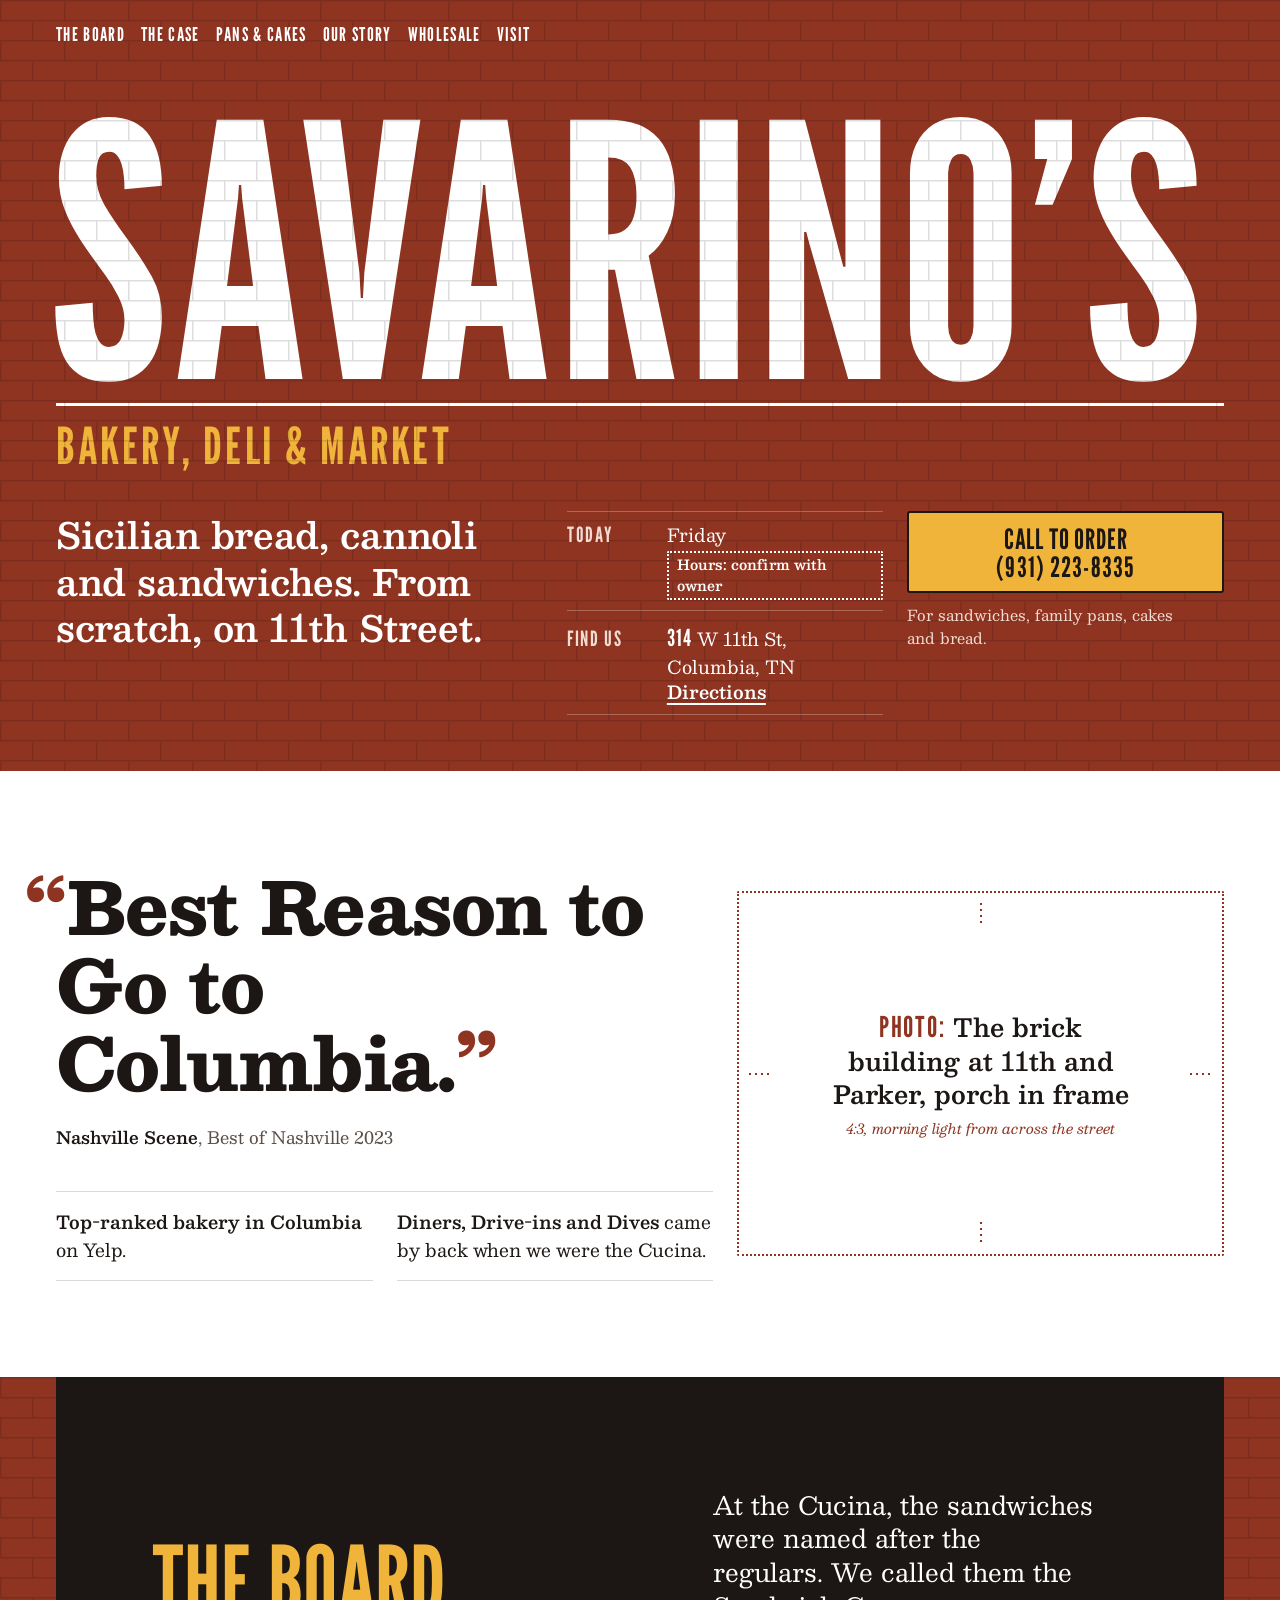
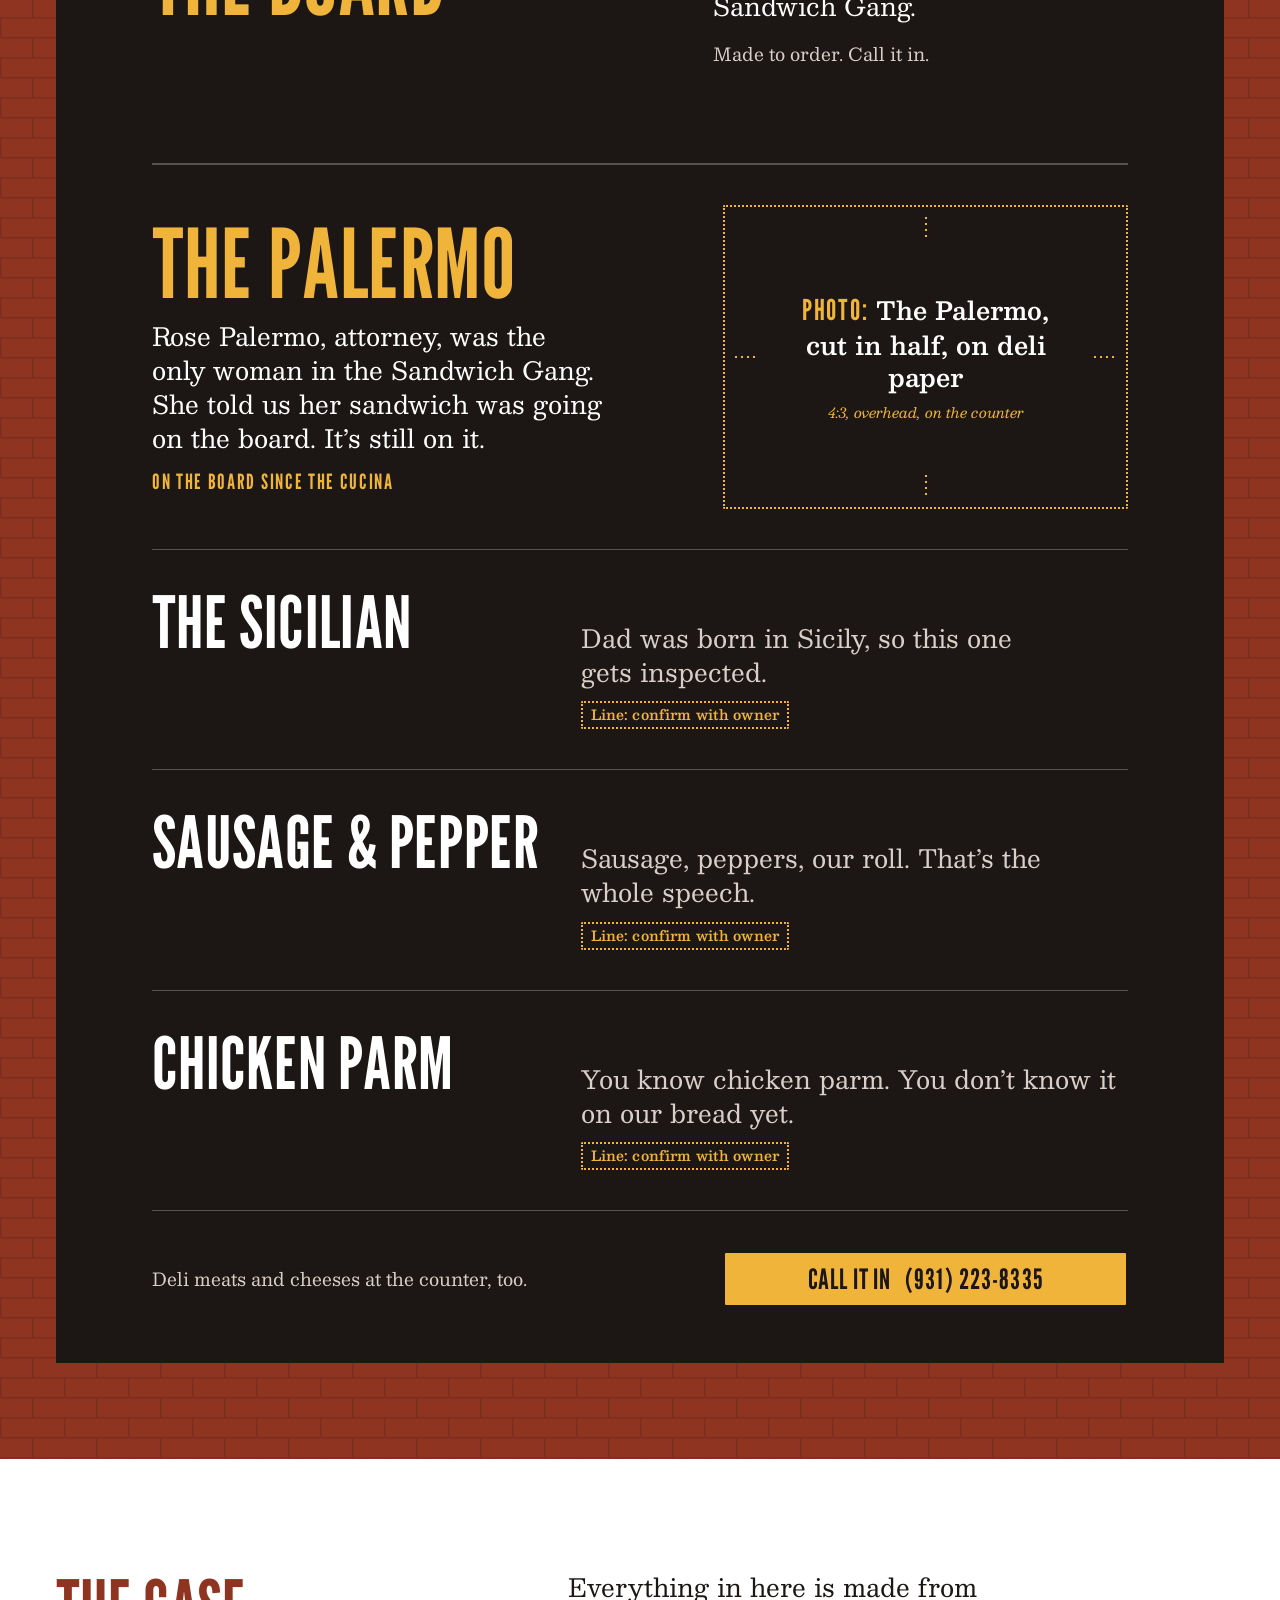
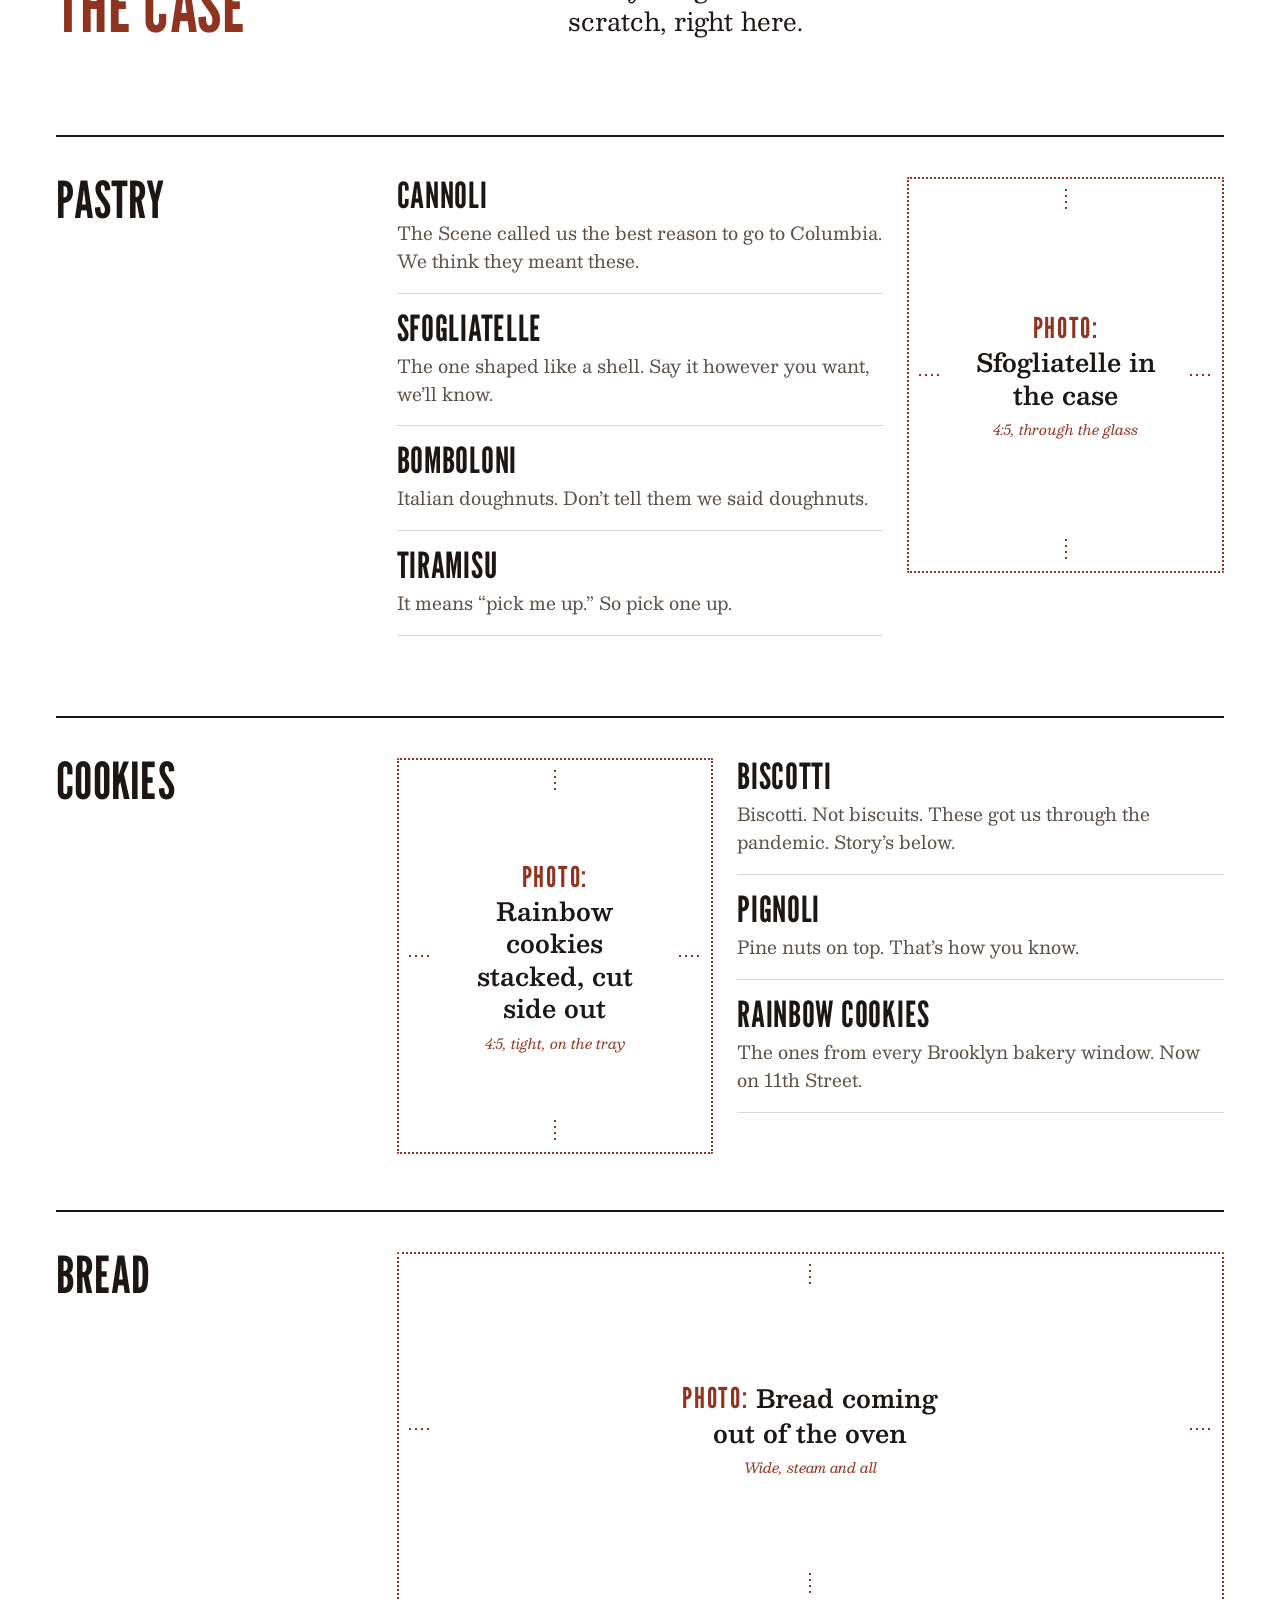
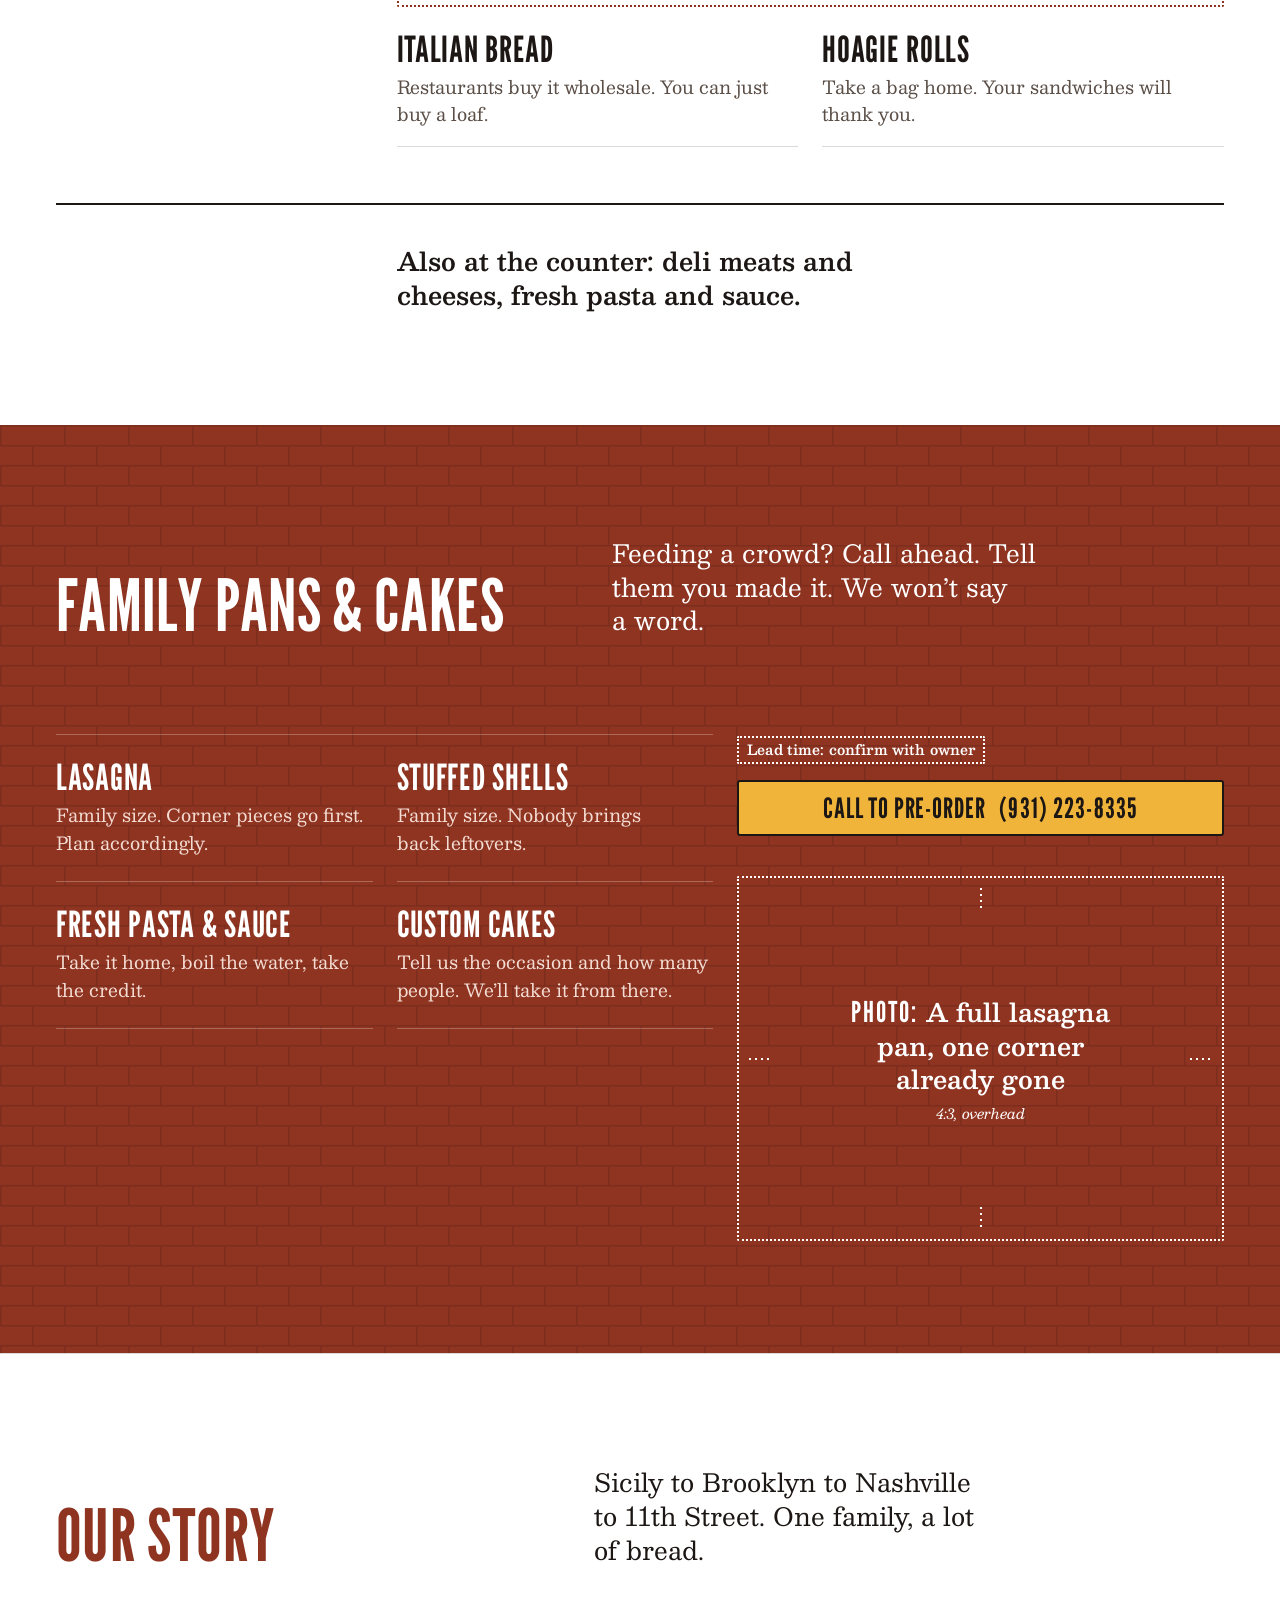
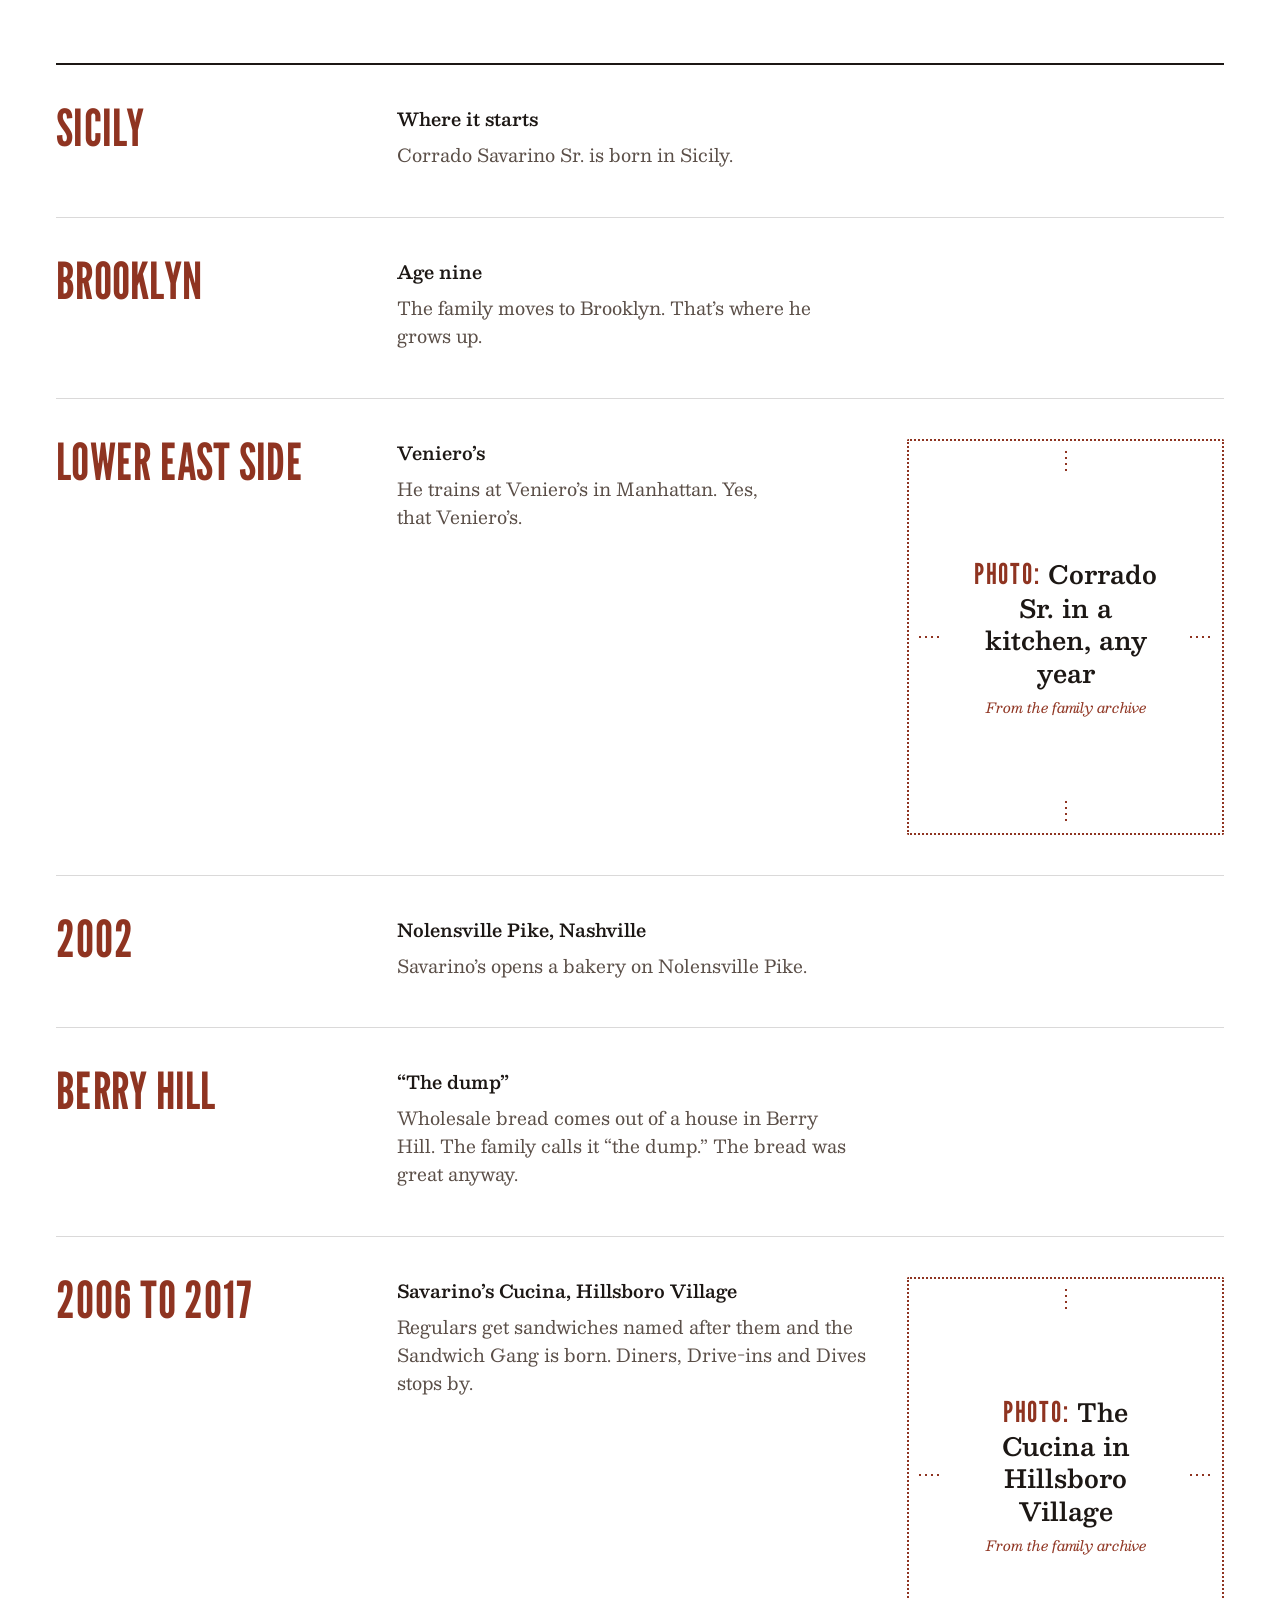
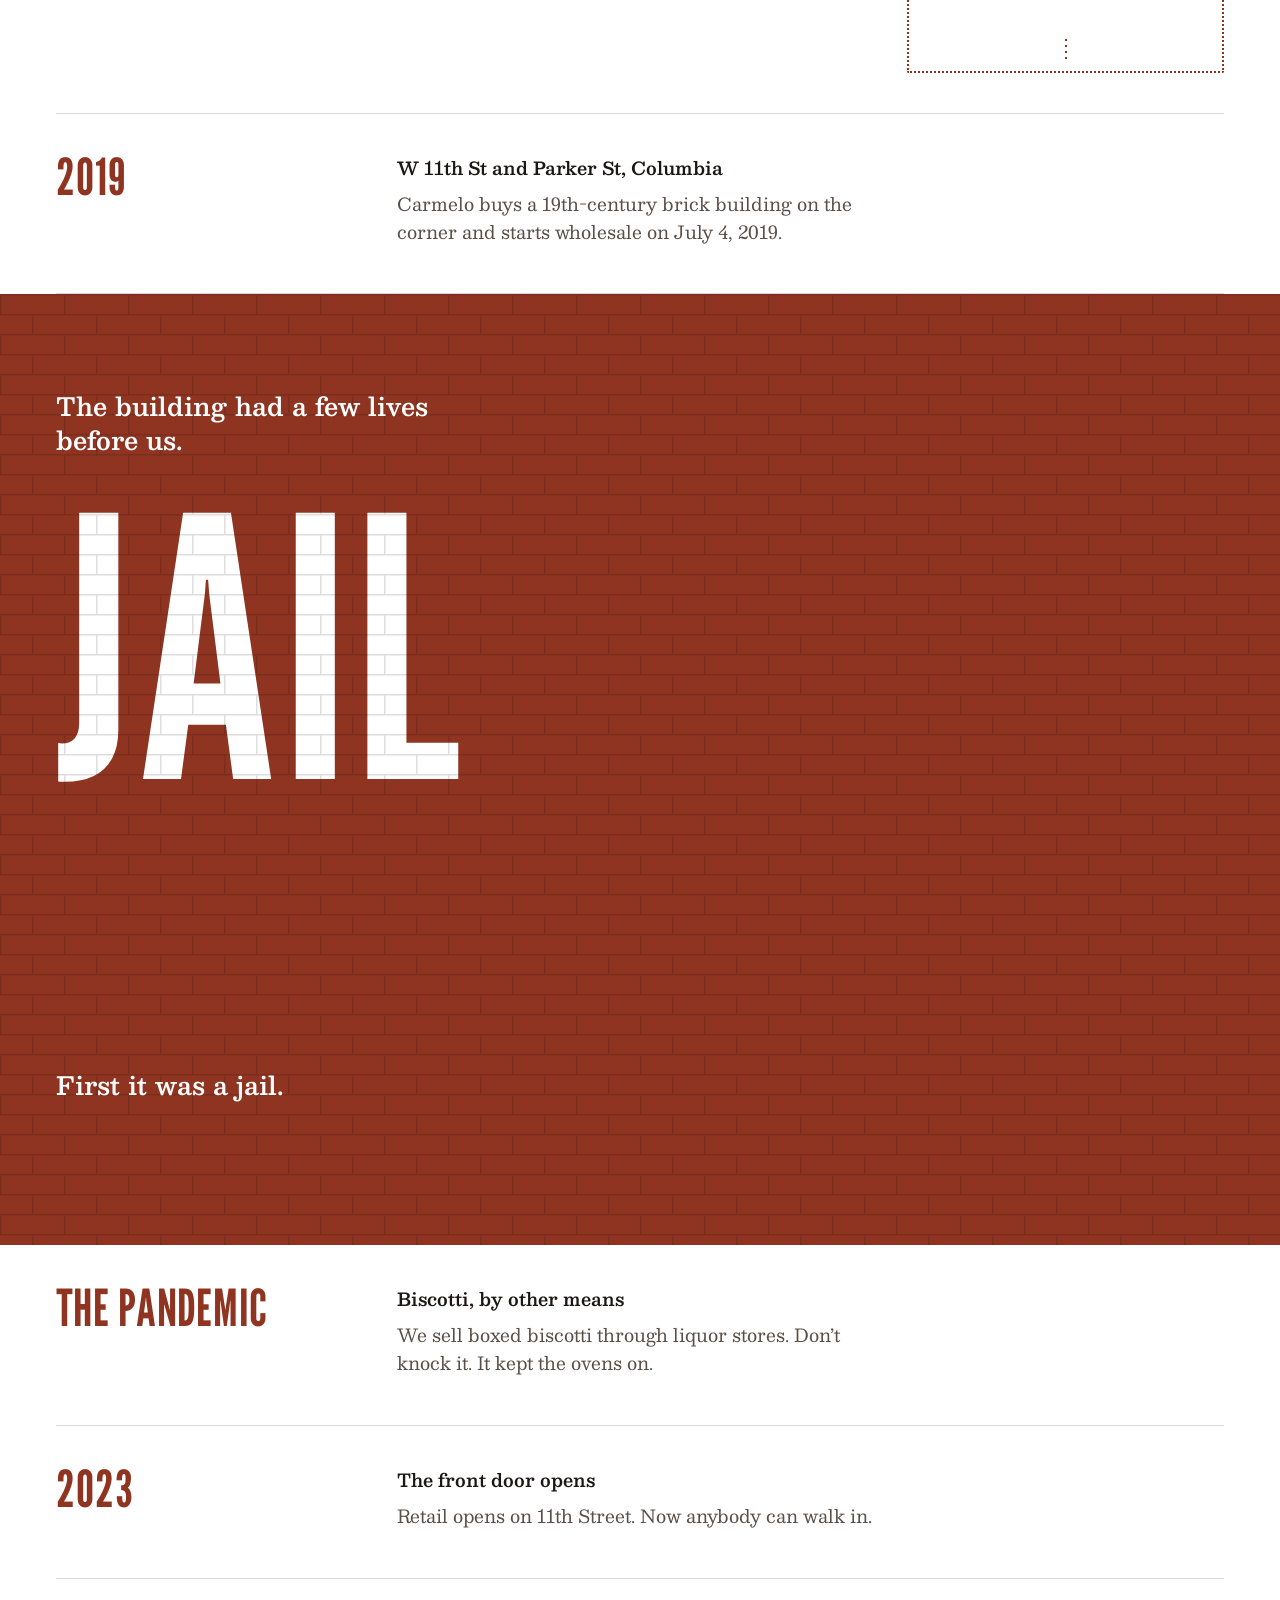
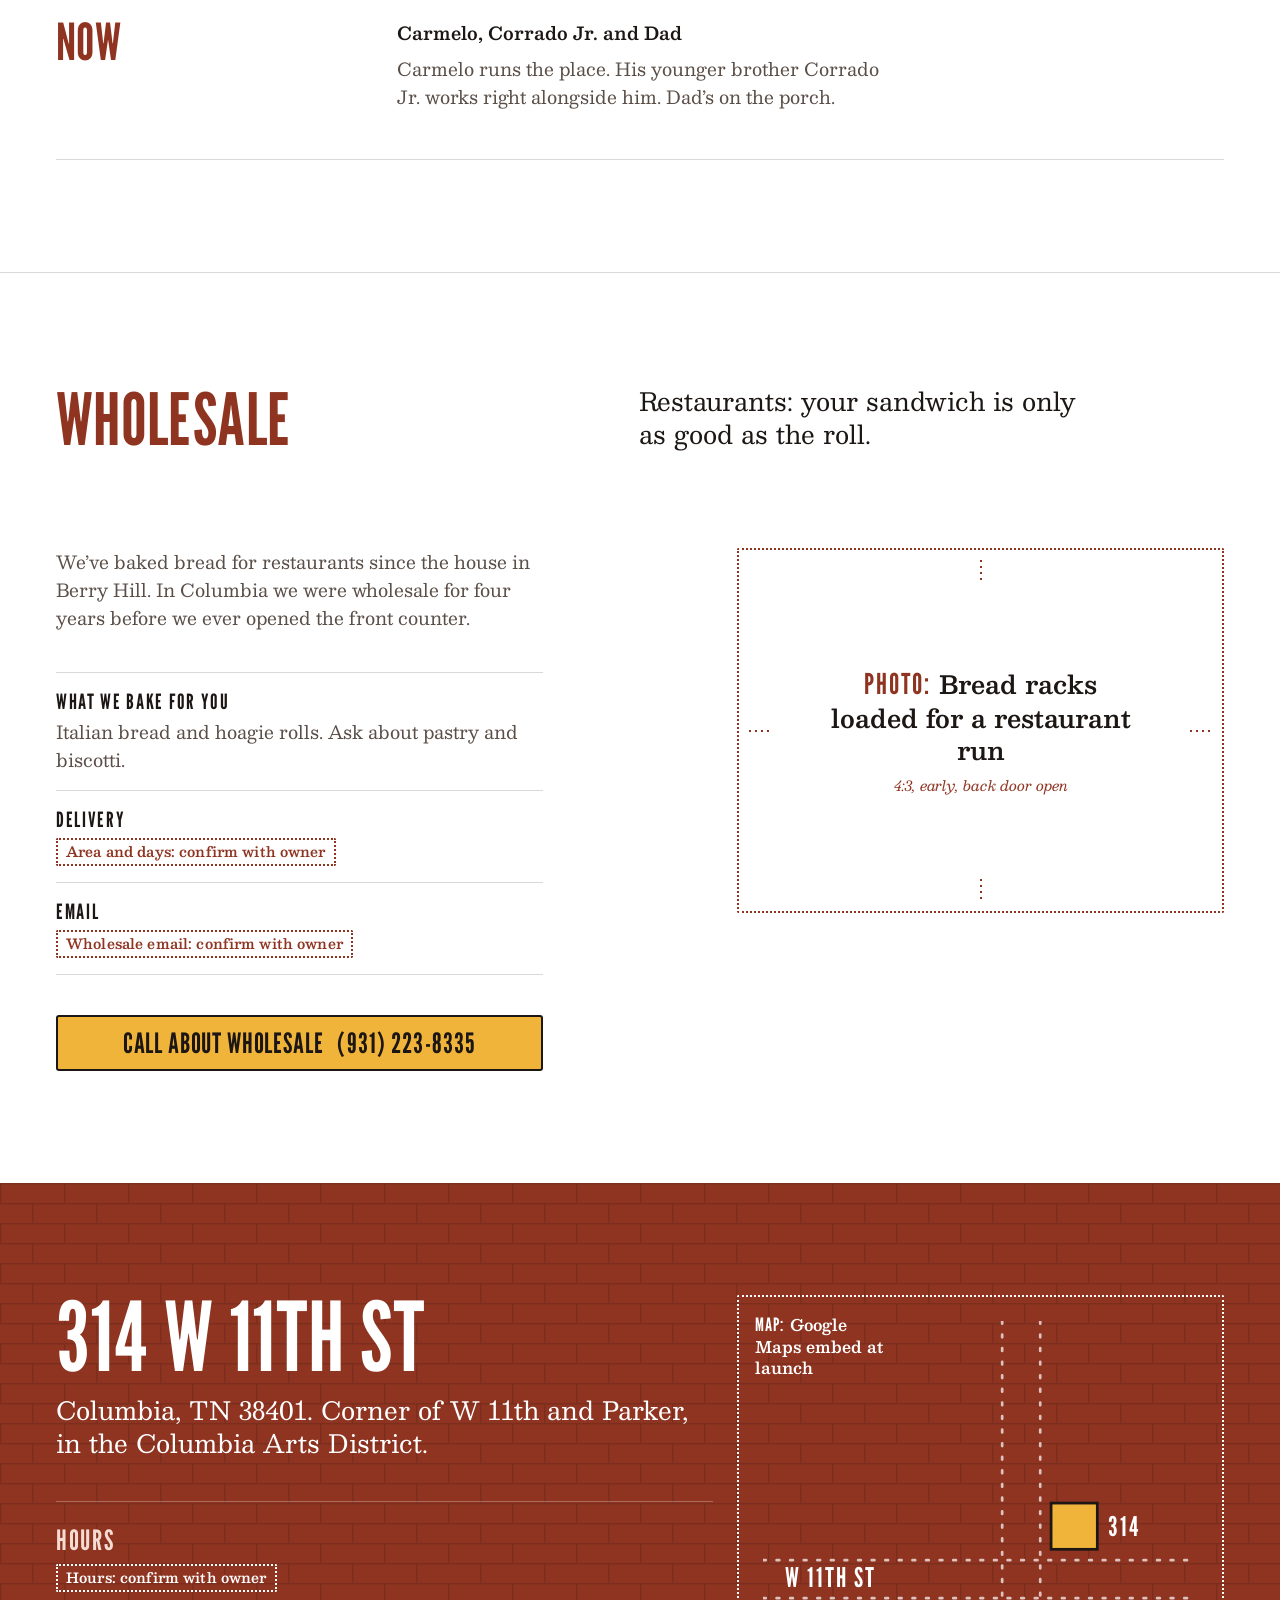
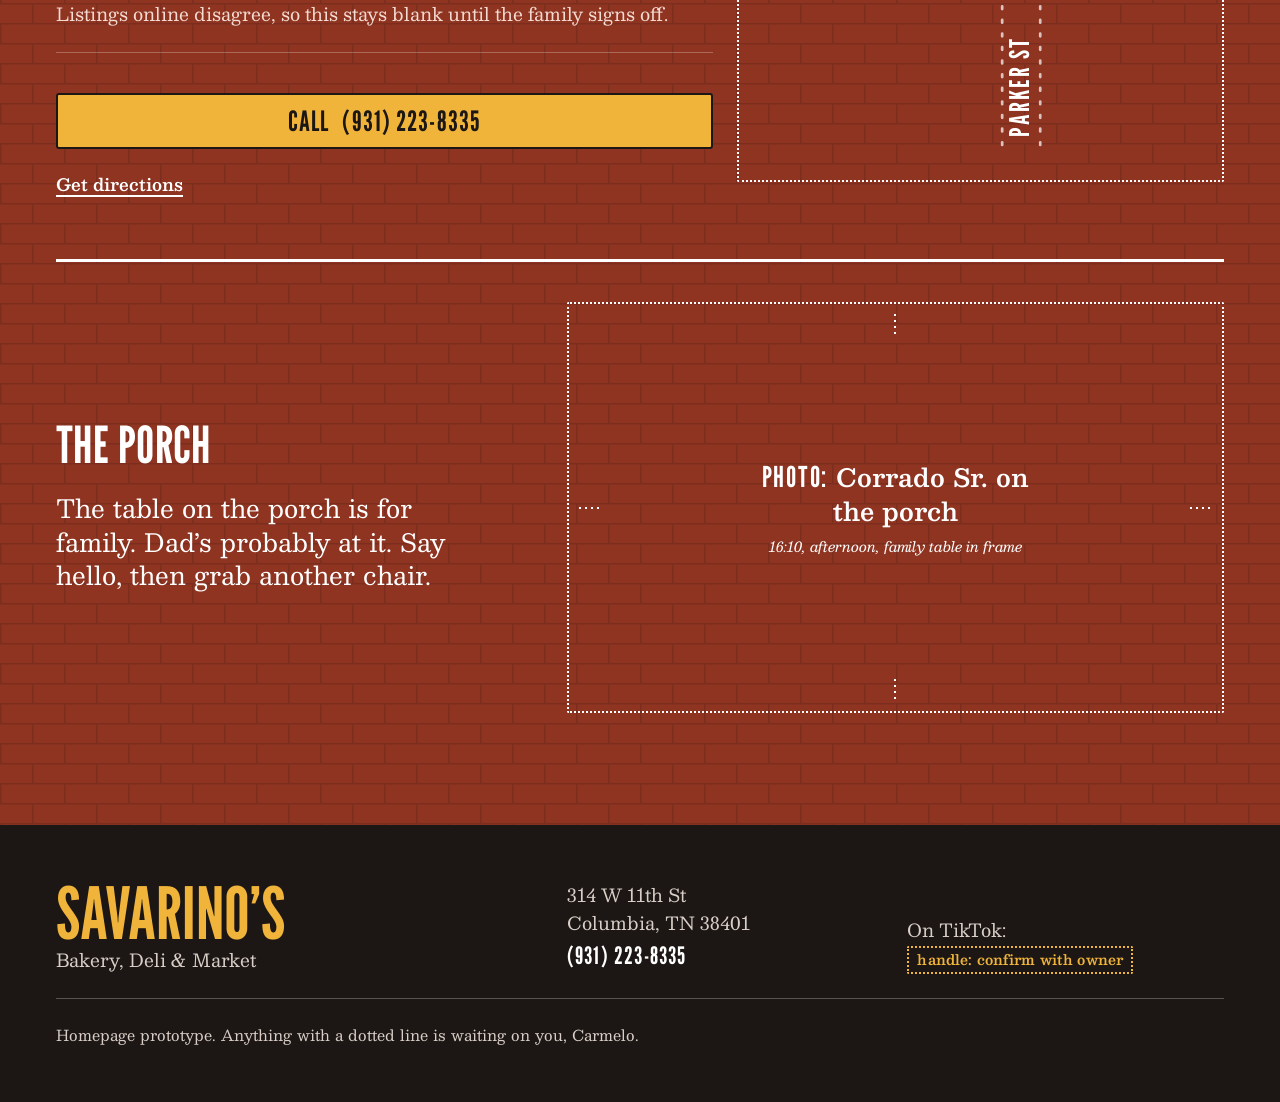
<file: index.html>
<!doctype html>
<html lang="en">
<head>
<meta charset="utf-8">
<meta name="viewport" content="width=device-width, initial-scale=1, viewport-fit=cover">
<title>Savarino’s | Bakery, Deli &amp; Market in Columbia, TN</title>
<meta name="description" content="Sicilian bread, cannoli and sandwiches, made from scratch at 314 W 11th St in Columbia, Tennessee. Call (931) 223-8335 to order.">
<meta name="theme-color" content="#8F3421">
<meta name="color-scheme" content="light">
<link rel="preconnect" href="https://fonts.googleapis.com">
<link rel="preconnect" href="https://fonts.gstatic.com" crossorigin>
<link href="https://fonts.googleapis.com/css2?family=Besley:ital,wght@0,400;0,600;0,800;1,400&family=League+Gothic:wdth@75..100&display=swap" rel="stylesheet">
<script type="application/ld+json">
{
  "@context": "https://schema.org",
  "@type": "Bakery",
  "name": "Savarino’s Bakery, Deli & Market",
  "telephone": "+1-931-223-8335",
  "address": {
    "@type": "PostalAddress",
    "streetAddress": "314 W 11th St",
    "addressLocality": "Columbia",
    "addressRegion": "TN",
    "postalCode": "38401",
    "addressCountry": "US"
  },
  "servesCuisine": ["Italian", "Sicilian"],
  "award": "Nashville Scene Best of Nashville 2023: Best Reason to Go to Columbia"
}
</script>
<style>
:root {
  --white: #FFFFFF;
  --ink: #1C1714;
  --ink-2: #5A4E47;
  --brick: #8F3421;
  --brick-shade: #7C2C1B;
  --ochre: #F0B43A;
  --on-brick-2: #F4DCD3;
  --on-ink-2: #D9CFC8;
  --rule-ink: rgba(28, 23, 20, .16);
  --rule-light: rgba(255, 255, 255, .26);

  /* 8px rhythm, stepped on primes */
  --s1: 8px; --s2: 16px; --s3: 24px; --s5: 40px; --s7: 56px; --s12: 96px; --s14: 112px;
  --gutter: clamp(16px, 5vw, 56px);
  --col-gap: 24px;

  /* √2 type scale */
  --t0: 0.8125rem;
  --t1: 1.0625rem;
  --t2: clamp(1.4375rem, 1.3rem + .5vw, 1.5625rem);
  --t3: clamp(1.75rem, 1.5rem + 1.1vw, 2.25rem);
  --t4: clamp(2.5rem, 2rem + 2vw, 3.1875rem);
  --t5: clamp(3rem, 2.2rem + 3.4vw, 4.5rem);
  --t6: clamp(3.75rem, 2.6rem + 5vw, 6rem);

  --f-display: "League Gothic", "Arial Narrow", sans-serif;
  --f-text: "Besley", Georgia, serif;

  --brick-course: url("data:image/svg+xml,%3Csvg xmlns='http://www.w3.org/2000/svg' width='64' height='40'%3E%3Cpath d='M0 .75H64M0 20.75H64M.75 0V20M32.75 20V40' fill='none' stroke='%23000000' stroke-opacity='.13' stroke-width='1.5'/%3E%3C/svg%3E");
}

*, *::before, *::after { box-sizing: border-box; }
html { -webkit-text-size-adjust: 100%; scroll-behavior: smooth; scroll-padding-top: var(--s2); }
@media (prefers-reduced-motion: reduce) { html { scroll-behavior: auto; } }
body {
  margin: 0;
  background: var(--white);
  color: var(--ink);
  font: 400 var(--t1)/1.55 var(--f-text);
  font-kerning: normal;
  text-rendering: optimizeLegibility;
  -webkit-font-smoothing: antialiased;
  caret-color: var(--brick);
}
@media (min-width: 1080px) { body { font-size: 1.125rem; } }
::selection { background: var(--ochre); color: var(--ink); }
html { scrollbar-color: var(--brick) var(--white); }
img, svg { display: block; max-width: 100%; }
h1, h2, h3, h4, p, ul, ol, figure, dl, dd { margin: 0; }
ul, ol { padding: 0; list-style: none; }
a { color: inherit; text-decoration-thickness: 2px; text-underline-offset: .22em; }
a:hover { text-decoration-thickness: 3px; }
:focus-visible { outline: 3px solid var(--focus, var(--ink)); outline-offset: 3px; border-radius: 2px; }
.vh { position: absolute !important; width: 1px; height: 1px; overflow: hidden; clip: rect(0 0 0 0); white-space: nowrap; }

.wrap { width: 100%; max-width: 1440px; margin-inline: auto; padding-inline: var(--gutter); }
.display { font-family: var(--f-display); font-weight: 400; text-transform: uppercase; line-height: .9; letter-spacing: .005em; }
.num { font-family: var(--f-display); font-variant-numeric: tabular-nums; letter-spacing: .02em; }
h2, h3 { text-wrap: balance; }
p { text-wrap: pretty; }

/* Fields */
.field-brick { background-color: var(--brick); background-image: var(--brick-course); color: var(--white); --focus: var(--ochre); --pounce: var(--white); --pounce-ink: var(--white); --text-2: var(--on-brick-2); --rule: var(--rule-light); }
.field-ink { background: var(--ink); color: var(--white); --focus: var(--ochre); --pounce: var(--ochre); --pounce-ink: var(--white); --text-2: var(--on-ink-2); --rule: var(--rule-light); }
.field-white { background: var(--white); color: var(--ink); --focus: var(--ink); --pounce: var(--brick); --pounce-ink: var(--ink); --text-2: var(--ink-2); --rule: var(--rule-ink); }

.hero, .wall { position: relative; isolation: isolate; background-image: none; }
.hero::after, .wall::after { content: ""; position: absolute; inset: 0; z-index: 1; background-image: var(--brick-course); pointer-events: none; }
.hero .nav, .hero__grid, .wall__intro, .wall__foot { position: relative; z-index: 2; }

/* Call button: ochre paint, ink keyline */
.call {
  display: inline-flex; flex-wrap: wrap; align-items: baseline; justify-content: center; gap: 0 .5em;
  text-align: center;
  min-height: 56px; padding: 12px 22px 10px;
  background: var(--ochre); color: var(--ink);
  border: 2px solid var(--ink); border-radius: 3px;
  font-family: var(--f-display); font-size: 1.75rem; line-height: 1; letter-spacing: .03em; text-transform: uppercase;
  text-decoration: none;
  transition: background-color .15s ease-out, transform .15s ease-out;
}
.call:hover { background: #F6C45A; }
.call:active { transform: translateY(1px); }
.call > span { white-space: nowrap; }
.call .num { letter-spacing: .04em; }
.call--block { display: flex; width: 100%; }
.textlink { font-weight: 600; }

/* Placeholders: dotted means not painted yet */
.tbd {
  display: inline-block;
  padding: 1px 8px 2px;
  border: 2px dotted currentColor;
  border-radius: 2px;
  font-size: .875rem; font-weight: 600; line-height: 1.5;
  letter-spacing: .01em;
  color: var(--pounce);
}

.shot { position: relative; color: var(--pounce); }
.shot__frame {
  position: relative;
  display: grid; place-content: center;
  aspect-ratio: var(--ratio-m, 3 / 2);
  padding: var(--s3);
  border: 2px dotted currentColor;
  border-radius: 2px;
  text-align: center;
  isolation: isolate;
}
.shot__frame::before, .shot__frame::after { content: ""; position: absolute; inset: 0; pointer-events: none; }
.shot__frame::before {
  background:
    repeating-linear-gradient(to bottom, currentColor 0 2px, transparent 2px 6px) 50% 10px / 2px 22px no-repeat,
    repeating-linear-gradient(to bottom, currentColor 0 2px, transparent 2px 6px) 50% calc(100% - 10px) / 2px 22px no-repeat;
}
.shot__frame::after {
  background:
    repeating-linear-gradient(to right, currentColor 0 2px, transparent 2px 6px) 10px 50% / 22px 2px no-repeat,
    repeating-linear-gradient(to right, currentColor 0 2px, transparent 2px 6px) calc(100% - 10px) 50% / 22px 2px no-repeat;
}
.shot__label { display: grid; gap: 8px; justify-items: center; padding: 8px 40px; max-width: 24rem; }
.shot__kind { font-family: var(--f-display); font-weight: 400; font-size: 1.15em; letter-spacing: .06em; text-transform: uppercase; color: var(--pounce); }
.shot__what {
  font-size: var(--t2); font-weight: 600; line-height: 1.3; max-width: 20ch; color: var(--pounce-ink);
}
.shot__spec { font-size: .875rem; font-style: italic; }

/* Section heads */
.sec { padding-block: var(--s12) var(--s12); }
.sec__head { display: grid; gap: var(--s2); margin-bottom: var(--s7); }
.sec__title { font-size: var(--t5); }
.field-white .sec__title { color: var(--brick); }
.sec__lede { font-size: var(--t2); line-height: 1.35; max-width: 30ch; }
.sec__body { max-width: 62ch; }
.sec__body { color: var(--text-2); }

/* ============ HERO ============ */
.hero { padding-block: var(--s2) var(--s5); }
.nav { display: flex; flex-wrap: wrap; gap: 0 16px; font-family: var(--f-display); font-size: 1.1875rem; letter-spacing: .07em; text-transform: uppercase; line-height: 1.3; }
.nav a { text-decoration: none; display: inline-block; padding-block: 6px; white-space: nowrap; }
@media (max-width: 719px) {
  .nav { flex-wrap: nowrap; overflow-x: auto; scrollbar-width: none; font-size: 1.0625rem; color: var(--on-brick-2); margin-inline: calc(-1 * var(--gutter)); padding-inline: var(--gutter);
    -webkit-mask-image: linear-gradient(to right, #000 85%, transparent); mask-image: linear-gradient(to right, #000 85%, transparent); }
  .nav::-webkit-scrollbar { display: none; }
}
.nav a:hover { text-decoration: underline; text-decoration-color: var(--ochre); }
.sign { margin-top: var(--s3); container-type: inline-size; }
.wordmark {
  display: block;
  font-family: var(--f-display); font-weight: 400; text-transform: uppercase;
  font-size: 30.2cqw;
  line-height: .8; letter-spacing: .01em;
  margin-left: -.02em;
}
.sign__rule { height: 3px; background: var(--white); margin-block: 12px 14px; }
.descriptor { font-family: var(--f-display); font-size: var(--t4); line-height: 1; letter-spacing: .05em; text-transform: uppercase; color: var(--ochre); }
.hero__grid { display: grid; gap: var(--s2); margin-top: var(--s2); }
.offer { font-size: var(--t2); line-height: 1.3; font-weight: 600; max-width: 26ch; }
.facts { display: grid; border-top: 1px solid var(--rule-light); }
.fact { display: grid; grid-template-columns: 5.25rem 1fr; gap: var(--s2); align-items: baseline; padding-block: 10px; border-bottom: 1px solid var(--rule-light); }
.fact__k { font-family: var(--f-display); font-size: 1.3125rem; letter-spacing: .08em; text-transform: uppercase; color: var(--on-brick-2); line-height: 1.2; }
.fact__v { line-height: 1.4; }
.fact__v .tbd { margin-top: 4px; }
.hero__cta { display: grid; gap: 10px; }
.hero__cta-note { font-size: .9375rem; color: var(--on-brick-2); }

/* ============ PROOF ============ */
.proof { padding-block: var(--s12) var(--s12); }
.proof__grid { display: grid; gap: var(--s7); }
.quote { font-size: var(--t4); font-weight: 800; line-height: 1.08; letter-spacing: -.01em; max-width: 14ch; }
@media (min-width: 600px) { .quote { text-indent: -.44em; } }
.quote__mark { color: var(--brick); }
.quote-by { margin-top: var(--s3); font-size: var(--t1); color: var(--text-2); }
.quote-by strong { color: var(--ink); font-weight: 600; }
.creds { margin-top: var(--s5); display: grid; border-top: 1px solid var(--rule-ink); }
.creds li { padding-block: var(--s2); border-bottom: 1px solid var(--rule-ink); }
.creds strong { font-weight: 600; }

/* ============ THE BOARD ============ */
.boardwall { padding-block: 0 var(--s12); }
.board { padding: var(--s7) var(--s3) var(--s5); }
.board .sec__title { color: var(--ochre); font-size: var(--t6); }
.board .sec__lede { color: var(--white); }
.board .sec__body { color: var(--on-ink-2); }
.menu { display: grid; border-top: 2px solid var(--rule-light); }
.item { display: grid; gap: 10px; padding-block: var(--s5); border-bottom: 1px solid var(--rule-light); }
.item__name { font-size: var(--t5); color: var(--white); }
.item__line { color: var(--on-ink-2); max-width: 44ch; }
.item__meta { display: flex; flex-wrap: wrap; gap: 8px 12px; align-items: center; }
.since { font-family: var(--f-display); font-size: 1.3125rem; letter-spacing: .08em; text-transform: uppercase; color: var(--ochre); line-height: 1.2; }
.item__text { display: grid; gap: 14px; }
.item--star .item__name { font-size: var(--t6); color: var(--ochre); }
.item--star .item__line { color: var(--white); font-size: var(--t2); line-height: 1.35; max-width: 30ch; }
.item--star .shot { margin-top: var(--s3); }
.board__foot { display: grid; gap: var(--s2); padding-top: var(--s5); }
.board__foot p { color: var(--on-ink-2); }

/* ============ THE CASE ============ */
.shelf { display: grid; gap: var(--s3); padding-block: var(--s5); border-top: 2px solid var(--ink); }
.shelf__name { font-size: var(--t4); color: var(--ink); }
.goods { display: grid; }
.good { align-content: start; padding-block: var(--s2) 18px; border-bottom: 1px solid var(--rule-ink); }
.good:first-child { padding-top: 0; }
.good__name { font-family: var(--f-display); font-weight: 400; font-size: var(--t3); text-transform: uppercase; letter-spacing: .02em; line-height: 1; }
.good__line { margin-top: 6px; color: var(--text-2); max-width: 46ch; }
.counter-note { padding-top: var(--s5); border-top: 2px solid var(--ink); display: grid; gap: var(--s2); }
.counter-note p:first-child { font-size: var(--t2); line-height: 1.35; font-weight: 600; max-width: 36ch; }

/* ============ PANS & CAKES ============ */

.pans__grid { display: grid; gap: var(--s5); }
.pan-list { display: grid; align-self: start; align-content: start; border-top: 1px solid var(--rule); }
.pan { display: grid; gap: 6px; align-content: start; padding-block: var(--s3); border-bottom: 1px solid var(--rule); }
.pan__name { font-family: var(--f-display); font-weight: 400; font-size: var(--t3); text-transform: uppercase; letter-spacing: .02em; line-height: 1; }
.pan__line { color: var(--text-2); }
.pans__side { display: grid; gap: var(--s5); align-content: start; }
.preorder { display: grid; gap: var(--s2); align-content: start; }

/* ============ STORY ============ */
.story { border-top: 1px solid var(--rule-ink); }
.chapters { display: grid; border-top: 2px solid var(--ink); }
.ch { display: grid; gap: 8px; align-content: start; padding-block: var(--s5); border-bottom: 1px solid var(--rule-ink); }
.chapters--after { border-top: 0; }
.ch__when { font-size: var(--t4); color: var(--brick); }
.ch__where { font-weight: 600; }
.ch__text { max-width: 46ch; color: var(--text-2); }
.ch .shot { margin-top: var(--s3); max-width: 420px; }

/* The wall repaints itself */
.wall { padding-block: var(--s7); }
.wall__intro { font-size: var(--t2); line-height: 1.35; font-weight: 600; max-width: 30ch; margin-bottom: var(--s5); }
.ghost {
  container-type: inline-size;
  aspect-ratio: 1 / 1.08;
  position: relative;
  overflow: hidden;
  font-family: var(--f-display); text-transform: uppercase; line-height: .82; color: var(--white);
}
.ghost__layer { position: absolute; white-space: nowrap; letter-spacing: .01em; transition: opacity 900ms cubic-bezier(.16, 1, .3, 1); }
.ghost__layer[data-layer="0"] { font-size: 48cqw; top: 0; left: 0; }
.ghost__layer[data-layer="1"] { font-size: 34cqw; top: 25cqw; right: 0; letter-spacing: .03em; }
.ghost__layer[data-layer="2"] { font-size: 31cqw; font-stretch: 75%; bottom: 0; left: 50%; transform: translateX(-50%); }
.ghost__layer[data-layer="3"] { font-size: 29.4cqw; top: 55cqw; left: 50%; transform: translateX(-50%); }
.ghost__layer.is-ghost, .ghost:not(.is-armed) .ghost__layer:not([data-layer="3"]) { opacity: .15; }
.ghost .lt { display: inline-block; }
.ghost.is-armed .lt { clip-path: inset(0 0 100% 0); }
.ghost.is-armed .is-painting .lt { animation: brush 340ms cubic-bezier(.16, 1, .3, 1) forwards; animation-delay: calc(var(--i) * 70ms); }
@keyframes brush { from { clip-path: inset(0 0 100% 0); } to { clip-path: inset(0 0 -8% 0); } }
.wall__caption { margin-top: var(--s3); min-height: 3.2em; font-size: var(--t2); line-height: 1.35; font-weight: 600; max-width: 32ch; }
.wall__replay {
  margin-top: var(--s2);
  appearance: none; background: none; border: 0; padding: 10px 0; cursor: pointer;
  color: var(--white); font: 600 1rem/1.2 var(--f-text); text-decoration: underline; text-decoration-thickness: 2px; text-underline-offset: .22em; text-decoration-color: var(--ochre);
}
.wall__replay[hidden] { display: none; }

/* ============ WHOLESALE ============ */
.wholesale { border-top: 1px solid var(--rule-ink); }
.ws__grid { display: grid; gap: var(--s5); }
.ws__main { display: grid; gap: var(--s5); align-content: start; }
.ws__facts { display: grid; border-top: 1px solid var(--rule-ink); }
.ws__facts div { display: grid; gap: 4px; padding-block: var(--s2); border-bottom: 1px solid var(--rule-ink); }
.ws__facts dt { font-family: var(--f-display); font-size: 1.3125rem; letter-spacing: .08em; text-transform: uppercase; line-height: 1.2; }
.ws__facts dd { color: var(--text-2); }

/* ============ VISIT ============ */
.address { font-size: var(--t6); line-height: .86; }
.address-sub { margin-top: var(--s2); font-size: var(--t2); line-height: 1.35; }
.visit__grid { display: grid; gap: var(--s7); }
.visit__actions { display: grid; gap: var(--s2); margin-top: var(--s5); }
.visit .textlink { font-size: 1.0625rem; justify-self: start; padding-block: 6px; }
.hours { display: grid; gap: 8px; padding-block: var(--s3); border-block: 1px solid var(--rule-light); margin-top: var(--s5); }
.hours__k { font-family: var(--f-display); font-size: 1.75rem; letter-spacing: .06em; text-transform: uppercase; line-height: 1; }
.hours p { color: var(--on-brick-2); }
.map .shot__frame { place-content: start; padding: var(--s2); }
.map .shot__frame::before, .map .shot__frame::after { display: none; }
.map svg { position: absolute; inset: var(--s3); width: calc(100% - 2 * var(--s3)); height: calc(100% - 2 * var(--s3)); }
.map .shot__label { justify-items: start; position: relative; text-align: left; padding: 0; }
.map .shot__what { font-size: 1rem; max-width: 14ch; }
.porch { display: grid; gap: var(--s3); padding-top: var(--s5); border-top: 3px solid var(--white); }
.porch__words { display: grid; gap: var(--s2); }
.porch__title { font-size: var(--t4); }
.porch__text { font-size: var(--t2); line-height: 1.35; max-width: 28ch; }

/* ============ FOOTER ============ */
.foot { padding-block: var(--s7) calc(var(--s7) + 88px); }
.foot__grid { display: grid; gap: var(--s3); }
.foot .foot__mark { font-family: var(--f-display); font-size: var(--t5); line-height: .9; text-transform: uppercase; color: var(--ochre); }
.foot p { color: var(--on-ink-2); }
.foot a { color: var(--white); }
.foot__note { font-size: .9375rem; padding-top: var(--s3); border-top: 1px solid var(--rule-light); }

/* Sticky call bar, phones only */
.callbar {
  position: fixed; left: 0; right: 0; bottom: 0; z-index: 10;
  padding: 10px var(--gutter) calc(10px + env(safe-area-inset-bottom));
  background: var(--ink);
  transform: translateY(110%);
  transition: transform .28s cubic-bezier(.16, 1, .3, 1);
}
.callbar.is-on { transform: none; }
@media (prefers-reduced-motion: reduce) { .callbar { transition: none; } }

/* ============ ≥ 720px ============ */
@media (min-width: 720px) {
  .hero__grid { grid-template-columns: 1fr 1fr; column-gap: var(--col-gap); }
  .hero__cta { grid-column: 1 / -1; max-width: 520px; }
  .board { padding: var(--s12) var(--s7) var(--s7); }
  .item:not(.item--star) { grid-template-columns: 1fr 1fr; column-gap: var(--col-gap); align-items: baseline; }
  .item:not(.item--star) .item__meta { grid-column: 2; }
  .goods { grid-template-columns: 1fr 1fr; column-gap: var(--col-gap); }
  .good:nth-child(2) { padding-top: 0; }
  .ch { grid-template-columns: 2fr 5fr; column-gap: var(--col-gap); }
  .ch > :not(.ch__when) { grid-column: 2; }
  .ch__when { grid-row: 1 / span 3; }
  .ghost { aspect-ratio: 16 / 10; }
  .ghost__layer[data-layer="0"] { font-size: 38cqw; }
  .ghost__layer[data-layer="1"] { font-size: 27cqw; top: 2cqw; }
  .ghost__layer[data-layer="2"] { font-size: 21cqw; }
  .ghost__layer[data-layer="3"] { font-size: 24cqw; top: 50%; transform: translate(-50%, -54%); }
  .callbar { display: none; }
  .foot { padding-bottom: var(--s7); }
}

/* ============ ≥ 1080px: seven columns ============ */
@media (min-width: 1080px) {
  .g7 { display: grid; grid-template-columns: repeat(7, minmax(0, 1fr)); column-gap: var(--col-gap); }
  .sec { padding-block: var(--s14); }
  .shot__frame { aspect-ratio: var(--ratio, 4 / 5); }
  .sec__head { grid-column: 1 / -1; grid-template-columns: subgrid; align-items: end; margin-bottom: var(--s12); }
  .sec__head .sec__title { grid-column: 1 / 4; }
  .sec__head .sec__lede, .sec__head .sec__body { grid-column: 4 / 8; }
  .sec__head .sec__body { grid-row: 2; }

  .hero { padding-bottom: var(--s7); }
  .sign { margin-top: var(--s7); }
  .hero__grid { grid-template-columns: repeat(7, minmax(0, 1fr)); margin-top: var(--s5); align-items: start; }
  .hero__grid .offer-wrap { grid-column: 1 / 4; }
  .hero__grid .facts { grid-column: 4 / 6; }
  .hero__grid .hero__cta { grid-column: 6 / 8; max-width: none; align-self: start; }
  .offer { font-size: var(--t3); }

  .proof__grid { grid-template-columns: repeat(7, minmax(0, 1fr)); column-gap: var(--col-gap); align-items: center; }
  .proof__grid > :first-child { grid-column: 1 / 5; }
  .proof__grid > .shot { grid-column: 5 / 8; }
  .quote { font-size: var(--t5); }
  .creds { grid-template-columns: 1fr 1fr; column-gap: var(--col-gap); }

  .board { max-width: 1328px; margin-inline: auto; padding: var(--s14) var(--s12) var(--s7); }
  .board .sec__head .sec__title { grid-column: 1 / 5; }
  .board .sec__head .sec__lede, .board .sec__head .sec__body { grid-column: 5 / 8; }
  .item--star { grid-template-columns: repeat(7, minmax(0, 1fr)); column-gap: var(--col-gap); align-items: center; }
  .item--star > .item__text { grid-column: 1 / 5; display: grid; gap: 14px; }
  .item--star .shot { grid-column: 5 / 8; margin-top: 0; }
  .item:not(.item--star) { grid-template-columns: repeat(7, minmax(0, 1fr)); }
  .item:not(.item--star) { row-gap: 12px; }
  .item:not(.item--star) .item__name { grid-column: 1 / 4; grid-row: 1 / span 2; }
  .item:not(.item--star) .item__line { grid-column: 4 / 8; font-size: var(--t2); line-height: 1.35; }
  .item:not(.item--star) .item__meta { grid-column: 4 / 8; }
  .board__foot { grid-template-columns: repeat(7, minmax(0, 1fr)); column-gap: var(--col-gap); align-items: center; }
  .board__foot p { grid-column: 1 / 5; }
  .board__foot .call { grid-column: 5 / 8; }

  .shelf { grid-template-columns: repeat(7, minmax(0, 1fr)); column-gap: var(--col-gap); padding-block: var(--s5) var(--s7); }
  .shelf__name { grid-column: 1 / 3; }
  .shelf .goods { grid-column: 3 / 6; grid-template-columns: 1fr; }
  .shelf .good:nth-child(2) { padding-top: var(--s2); }
  .shelf .shot { grid-column: 6 / 8; grid-row: 1 / span 2; }
  .shelf--flip .goods { grid-column: 5 / 8; }
  .shelf--flip .shot { grid-column: 3 / 5; }
  .shelf--wide .shot { grid-column: 3 / 8; grid-row: 1; }
  .shelf--wide .goods { grid-column: 3 / 8; grid-row: 2; grid-template-columns: 1fr 1fr; }
  .shelf--wide .good:nth-child(2) { padding-top: 0; }
  .counter-note { grid-template-columns: repeat(7, minmax(0, 1fr)); column-gap: var(--col-gap); align-items: center; }
  .counter-note p:first-child { grid-column: 3 / 6; }

  .pans__grid { grid-template-columns: repeat(7, minmax(0, 1fr)); column-gap: var(--col-gap); }
  .pan-list { grid-column: 1 / 5; grid-template-columns: 1fr 1fr; column-gap: var(--col-gap); }
  .pans__side { grid-column: 5 / 8; display: grid; gap: var(--s5); align-content: start; }

  .ch { grid-template-columns: repeat(7, minmax(0, 1fr)); }
  .ch__when { grid-column: 1 / 3; }
  .ch > :not(.ch__when):not(.shot) { grid-column: 3 / 6; }
  .ch .shot { grid-column: 6 / 8; grid-row: 1 / span 3; margin-top: 0; }
  .wall { padding-block: var(--s12); }
  .wall__inner { display: grid; grid-template-columns: repeat(7, minmax(0, 1fr)); column-gap: var(--col-gap); }
  .wall__intro { grid-column: 1 / 5; }
  .ghost { grid-column: 1 / -1; aspect-ratio: 16 / 7.5; }
  .ghost__layer[data-layer="0"] { font-size: 31cqw; }
  .ghost__layer[data-layer="1"] { font-size: 22cqw; top: 1cqw; }
  .ghost__layer[data-layer="2"] { font-size: 17cqw; }
  .ghost__layer[data-layer="3"] { font-size: 21cqw; }
  .wall__foot { grid-column: 1 / -1; display: grid; grid-template-columns: subgrid; align-items: baseline; }
  .wall__caption { grid-column: 1 / 5; }
  .wall__replay { grid-column: 7 / 8; justify-self: end; }

  .ws__grid { grid-template-columns: repeat(7, minmax(0, 1fr)); column-gap: var(--col-gap); }
  .ws__main { grid-column: 1 / 4; display: grid; gap: var(--s5); align-content: start; }
  .ws__grid .shot { grid-column: 5 / 8; }

  .visit__grid { grid-template-columns: repeat(7, minmax(0, 1fr)); column-gap: var(--col-gap); }
  .visit__where { grid-column: 1 / 5; }
  .map { grid-column: 5 / 8; }
  .porch { grid-column: 1 / -1; grid-template-columns: repeat(7, minmax(0, 1fr)); column-gap: var(--col-gap); align-items: center; }
  .porch__words { grid-column: 1 / 4; display: grid; gap: var(--s3); }
  .porch .shot { grid-column: 4 / 8; }

  .foot__grid { grid-template-columns: repeat(7, minmax(0, 1fr)); column-gap: var(--col-gap); align-items: end; }
  .foot__grid > :first-child { grid-column: 1 / 4; }
  .foot__grid > :nth-child(2) { grid-column: 4 / 6; }
  .foot__grid > :nth-child(3) { grid-column: 6 / 8; }
  .foot__note { grid-column: 1 / -1; }
}
</style>
</head>
<body>

<header class="hero field-brick" id="top">
  <div class="wrap">
    <nav class="nav" aria-label="Sections">
      <a href="#board">The Board</a>
      <a href="#case">The Case</a>
      <a href="#pans">Pans &amp; Cakes</a>
      <a href="#story">Our Story</a>
      <a href="#wholesale">Wholesale</a>
      <a href="#visit">Visit</a>
    </nav>

    <div class="sign">
      <h1><span class="wordmark">Savarino’s</span><span class="vh">: </span></h1>
      <div class="sign__rule" aria-hidden="true"></div>
      <p class="descriptor">Bakery, Deli &amp; Market</p>
    </div>

    <div class="hero__grid">
      <div class="offer-wrap">
        <p class="offer">Sicilian bread, cannoli and sandwiches. From scratch, on 11th Street.</p>
      </div>

      <dl class="facts">
        <div class="fact">
          <dt class="fact__k">Today</dt>
          <dd class="fact__v" data-status><span data-today>Today</span><br><span class="tbd">Hours: confirm with owner</span></dd>
        </div>
        <div class="fact">
          <dt class="fact__k">Find us</dt>
          <dd class="fact__v"><span class="num" style="font-size:1.3em;letter-spacing:.04em">314</span> W 11th St, Columbia, TN<br><a class="textlink" href="https://www.google.com/maps/search/?api=1&amp;query=314+W+11th+St+Columbia+TN+38401">Directions</a></dd>
        </div>
      </dl>

      <div class="hero__cta">
        <a class="call call--block" href="tel:+19312238335" data-hero-call><span>Call to order</span> <span class="num">(931) 223-8335</span></a>
        <p class="hero__cta-note">For sandwiches, family pans, cakes and bread.</p>
      </div>
    </div>
  </div>
</header>

<main>

<section class="proof field-white" aria-label="What people say">
  <div class="wrap proof__grid">
    <div>
      <p class="quote"><span class="quote__mark">“</span>Best Reason to Go to Columbia.<span class="quote__mark">”</span></p>
      <p class="quote-by"><strong>Nashville Scene</strong>, Best of Nashville 2023</p>
      <ul class="creds">
        <li><strong>Top-ranked bakery in Columbia</strong> on Yelp.</li>
        <li><strong>Diners, Drive-ins and Dives</strong> came by back when we were the Cucina.</li>
      </ul>
    </div>
    <figure class="shot" style="--ratio: 4 / 3">
      <div class="shot__frame" role="img" aria-label="Photo placeholder: the brick building at 11th and Parker">
        <span class="shot__label"><span class="shot__what"><span class="shot__kind">Photo:</span> The brick building at 11th and Parker, porch in frame</span>
        <span class="shot__spec">4:3, morning light from across the street</span></span>
      </div>
    </figure>
  </div>
</section>

<section class="boardwall field-brick" id="board" aria-labelledby="board-h">
  <div class="wrap">
    <div class="board field-ink">
      <div class="sec__head g7">
        <h2 class="sec__title display" id="board-h">The Board</h2>
        <p class="sec__lede">At the Cucina, the sandwiches were named after the regulars. We called them the Sandwich Gang.</p>
        <p class="sec__body">Made to order. Call it in.</p>
      </div>

      <ol class="menu">
        <li class="item item--star">
          <div class="item__text">
            <h3 class="item__name display">The Palermo</h3>
            <p class="item__line">Rose Palermo, attorney, was the only woman in the Sandwich Gang. She told us her sandwich was going on the board. It’s still on it.</p>
            <p class="since">On the board since the Cucina</p>
          </div>
          <figure class="shot" style="--ratio: 4 / 3">
            <div class="shot__frame" role="img" aria-label="Photo placeholder: the Palermo, cut in half, on deli paper">
              <span class="shot__label"><span class="shot__what"><span class="shot__kind">Photo:</span> The Palermo, cut in half, on deli paper</span>
              <span class="shot__spec">4:3, overhead, on the counter</span></span>
            </div>
          </figure>
        </li>
        <li class="item">
          <h3 class="item__name display">The Sicilian</h3>
          <p class="item__line">Dad was born in Sicily, so this one gets inspected.</p>
          <p class="item__meta"><span class="tbd">Line: confirm with owner</span></p>
        </li>
        <li class="item">
          <h3 class="item__name display">Sausage &amp; Pepper</h3>
          <p class="item__line">Sausage, peppers, our roll. That’s the whole speech.</p>
          <p class="item__meta"><span class="tbd">Line: confirm with owner</span></p>
        </li>
        <li class="item">
          <h3 class="item__name display">Chicken Parm</h3>
          <p class="item__line">You know chicken parm. You don’t know it on our bread yet.</p>
          <p class="item__meta"><span class="tbd">Line: confirm with owner</span></p>
        </li>
      </ol>

      <div class="board__foot">
        <p>Deli meats and cheeses at the counter, too.</p>
        <a class="call" href="tel:+19312238335"><span>Call it in</span> <span class="num">(931) 223-8335</span></a>
      </div>
    </div>
  </div>
</section>

<section class="sec field-white" id="case" aria-labelledby="case-h">
  <div class="wrap">
    <div class="sec__head g7">
      <h2 class="sec__title display" id="case-h">The Case</h2>
      <p class="sec__lede">Everything in here is made from scratch, right here.</p>
    </div>

    <div class="shelf">
      <h3 class="shelf__name display">Pastry</h3>
      <ul class="goods">
        <li class="good"><h4 class="good__name">Cannoli</h4><p class="good__line">The Scene called us the best reason to go to Columbia. We think they meant these.</p></li>
        <li class="good"><h4 class="good__name">Sfogliatelle</h4><p class="good__line">The one shaped like a shell. Say it however you want, we’ll know.</p></li>
        <li class="good"><h4 class="good__name">Bomboloni</h4><p class="good__line">Italian doughnuts. Don’t tell them we said doughnuts.</p></li>
        <li class="good"><h4 class="good__name">Tiramisu</h4><p class="good__line">It means “pick me up.” So pick one up.</p></li>
      </ul>
      <figure class="shot">
        <div class="shot__frame" role="img" aria-label="Photo placeholder: sfogliatelle in the case">
          <span class="shot__label"><span class="shot__what"><span class="shot__kind">Photo:</span> Sfogliatelle in the case</span>
          <span class="shot__spec">4:5, through the glass</span></span>
        </div>
      </figure>
    </div>

    <div class="shelf shelf--flip">
      <h3 class="shelf__name display">Cookies</h3>
      <ul class="goods">
        <li class="good"><h4 class="good__name">Biscotti</h4><p class="good__line">Biscotti. Not biscuits. These got us through the pandemic. Story’s below.</p></li>
        <li class="good"><h4 class="good__name">Pignoli</h4><p class="good__line">Pine nuts on top. That’s how you know.</p></li>
        <li class="good"><h4 class="good__name">Rainbow cookies</h4><p class="good__line">The ones from every Brooklyn bakery window. Now on 11th Street.</p></li>
      </ul>
      <figure class="shot">
        <div class="shot__frame" role="img" aria-label="Photo placeholder: rainbow cookies stacked, cut side out">
          <span class="shot__label"><span class="shot__what"><span class="shot__kind">Photo:</span> Rainbow cookies stacked, cut side out</span>
          <span class="shot__spec">4:5, tight, on the tray</span></span>
        </div>
      </figure>
    </div>

    <div class="shelf shelf--wide">
      <h3 class="shelf__name display">Bread</h3>
      <ul class="goods">
        <li class="good"><h4 class="good__name">Italian bread</h4><p class="good__line">Restaurants buy it wholesale. You can just buy a loaf.</p></li>
        <li class="good"><h4 class="good__name">Hoagie rolls</h4><p class="good__line">Take a bag home. Your sandwiches will thank you.</p></li>
      </ul>
      <figure class="shot" style="--ratio: 21 / 9">
        <div class="shot__frame" role="img" aria-label="Photo placeholder: bread coming out of the oven">
          <span class="shot__label"><span class="shot__what"><span class="shot__kind">Photo:</span> Bread coming out of the oven</span>
          <span class="shot__spec">Wide, steam and all</span></span>
        </div>
      </figure>
    </div>

    <div class="counter-note">
      <p>Also at the counter: deli meats and cheeses, fresh pasta and sauce.</p>
    </div>
  </div>
</section>

<section class="sec pans field-brick" id="pans" aria-labelledby="pans-h">
  <div class="wrap">
    <div class="sec__head g7">
      <h2 class="sec__title display" id="pans-h">Family Pans &amp; Cakes</h2>
      <p class="sec__lede">Feeding a crowd? Call ahead. Tell them you made it. We won’t say a word.</p>
    </div>

    <div class="pans__grid">
      <ul class="pan-list">
        <li class="pan"><h3 class="pan__name">Lasagna</h3><p class="pan__line">Family size. Corner pieces go first. Plan accordingly.</p></li>
        <li class="pan"><h3 class="pan__name">Stuffed shells</h3><p class="pan__line">Family size. Nobody brings back leftovers.</p></li>
        <li class="pan"><h3 class="pan__name">Fresh pasta &amp; sauce</h3><p class="pan__line">Take it home, boil the water, take the credit.</p></li>
        <li class="pan"><h3 class="pan__name">Custom cakes</h3><p class="pan__line">Tell us the occasion and how many people. We’ll take it from there.</p></li>
      </ul>

      <div class="pans__side">
        <div class="preorder">
          <p><span class="tbd">Lead time: confirm with owner</span></p>
          <a class="call call--block" href="tel:+19312238335"><span>Call to pre-order</span> <span class="num">(931) 223-8335</span></a>
        </div>
        <figure class="shot" style="--ratio: 4 / 3">
          <div class="shot__frame" role="img" aria-label="Photo placeholder: a full lasagna pan with one corner already gone">
            <span class="shot__label"><span class="shot__what"><span class="shot__kind">Photo:</span> A full lasagna pan, one corner already gone</span>
            <span class="shot__spec">4:3, overhead</span></span>
          </div>
        </figure>
      </div>
    </div>
  </div>
</section>

<section class="sec story field-white" id="story" aria-labelledby="story-h">
  <div class="wrap">
    <div class="sec__head g7">
      <h2 class="sec__title display" id="story-h">Our Story</h2>
      <p class="sec__lede">Sicily to Brooklyn to Nashville to 11th Street. One family, a lot of bread.</p>
    </div>

    <ol class="chapters">
      <li class="ch">
        <p class="ch__when display">Sicily</p>
        <p class="ch__where">Where it starts</p>
        <p class="ch__text">Corrado Savarino Sr. is born in Sicily.</p>
      </li>
      <li class="ch">
        <p class="ch__when display">Brooklyn</p>
        <p class="ch__where">Age nine</p>
        <p class="ch__text">The family moves to Brooklyn. That’s where he grows up.</p>
      </li>
      <li class="ch">
        <p class="ch__when display">Lower East Side</p>
        <p class="ch__where">Veniero’s</p>
        <p class="ch__text">He trains at Veniero’s in Manhattan. Yes, that Veniero’s.</p>
        <figure class="shot">
          <div class="shot__frame" role="img" aria-label="Photo placeholder: Corrado Sr. in a kitchen, any year, from the family archive">
            <span class="shot__label"><span class="shot__what"><span class="shot__kind">Photo:</span> Corrado Sr. in a kitchen, any year</span>
            <span class="shot__spec">From the family archive</span></span>
          </div>
        </figure>
      </li>
      <li class="ch">
        <p class="ch__when display"><span class="num">2002</span></p>
        <p class="ch__where">Nolensville Pike, Nashville</p>
        <p class="ch__text">Savarino’s opens a bakery on Nolensville Pike.</p>
      </li>
      <li class="ch">
        <p class="ch__when display">Berry Hill</p>
        <p class="ch__where">“The dump”</p>
        <p class="ch__text">Wholesale bread comes out of a house in Berry Hill. The family calls it “the dump.” The bread was great anyway.</p>
      </li>
      <li class="ch">
        <p class="ch__when display"><span class="num">2006</span> to <span class="num">2017</span></p>
        <p class="ch__where">Savarino’s Cucina, Hillsboro Village</p>
        <p class="ch__text">Regulars get sandwiches named after them and the Sandwich Gang is born. Diners, Drive-ins and Dives stops by.</p>
        <figure class="shot">
          <div class="shot__frame" role="img" aria-label="Photo placeholder: the Cucina in Hillsboro Village, from the family archive">
            <span class="shot__label"><span class="shot__what"><span class="shot__kind">Photo:</span> The Cucina in Hillsboro Village</span>
            <span class="shot__spec">From the family archive</span></span>
          </div>
        </figure>
      </li>
      <li class="ch">
        <p class="ch__when display"><span class="num">2019</span></p>
        <p class="ch__where">W 11th St and Parker St, Columbia</p>
        <p class="ch__text">Carmelo buys a 19th-century brick building on the corner and starts wholesale on July 4, 2019.</p>
      </li>
    </ol>
  </div>

  <div class="wall field-brick" data-wall>
    <div class="wrap wall__inner">
      <p class="wall__intro">The building had a few lives before us.</p>
      <p class="vh">The building at W 11th and Parker was a jail, then a hotel, then an upholstery shop. Now it’s Savarino’s.</p>
      <div class="ghost" data-ghost aria-hidden="true">
        <div class="ghost__layer" data-layer="0" data-line="First it was a jail.">Jail</div>
        <div class="ghost__layer" data-layer="1" data-line="Then a hotel.">Hotel</div>
        <div class="ghost__layer" data-layer="2" data-line="Then an upholstery shop.">Upholstery</div>
        <div class="ghost__layer" data-layer="3" data-line="Now it’s Savarino’s. The only thing doing time here is the dough.">Savarino’s</div>
      </div>
      <div class="wall__foot">
        <p class="wall__caption" data-wall-caption aria-hidden="true">Jail, hotel, upholstery shop. Now it’s Savarino’s. The only thing doing time here is the dough.</p>
        <button class="wall__replay" type="button" data-replay hidden>Paint it again</button>
      </div>
    </div>
  </div>

  <div class="wrap">
    <ol class="chapters chapters--after" start="8">
      <li class="ch">
        <p class="ch__when display">The pandemic</p>
        <p class="ch__where">Biscotti, by other means</p>
        <p class="ch__text">We sell boxed biscotti through liquor stores. Don’t knock it. It kept the ovens on.</p>
      </li>
      <li class="ch">
        <p class="ch__when display"><span class="num">2023</span></p>
        <p class="ch__where">The front door opens</p>
        <p class="ch__text">Retail opens on 11th Street. Now anybody can walk in.</p>
      </li>
      <li class="ch">
        <p class="ch__when display">Now</p>
        <p class="ch__where">Carmelo, Corrado Jr. and Dad</p>
        <p class="ch__text">Carmelo runs the place. His younger brother Corrado Jr. works right alongside him. Dad’s on the porch.</p>
      </li>
    </ol>
  </div>
</section>

<section class="sec wholesale field-white" id="wholesale" aria-labelledby="ws-h">
  <div class="wrap">
    <div class="sec__head g7">
      <h2 class="sec__title display" id="ws-h">Wholesale</h2>
      <p class="sec__lede">Restaurants: your sandwich is only as good as the roll.</p>
    </div>

    <div class="ws__grid">
      <div class="ws__main">
        <p class="sec__body">We’ve baked bread for restaurants since the house in Berry Hill. In Columbia we were wholesale for four years before we ever opened the front counter.</p>
        <dl class="ws__facts">
          <div><dt>What we bake for you</dt><dd>Italian bread and hoagie rolls. Ask about pastry and biscotti.</dd></div>
          <div><dt>Delivery</dt><dd><span class="tbd">Area and days: confirm with owner</span></dd></div>
          <div><dt>Email</dt><dd><span class="tbd">Wholesale email: confirm with owner</span></dd></div>
        </dl>
        <a class="call call--block" href="tel:+19312238335"><span>Call about wholesale</span> <span class="num">(931) 223-8335</span></a>
      </div>
      <figure class="shot" style="--ratio: 4 / 3">
        <div class="shot__frame" role="img" aria-label="Photo placeholder: bread racks loaded for a restaurant run">
          <span class="shot__label"><span class="shot__what"><span class="shot__kind">Photo:</span> Bread racks loaded for a restaurant run</span>
          <span class="shot__spec">4:3, early, back door open</span></span>
        </div>
      </figure>
    </div>
  </div>
</section>

<section class="sec visit field-brick" id="visit" aria-labelledby="visit-h">
  <div class="wrap">
    <div class="visit__grid">
      <div class="visit__where">
        <h2 class="address display" id="visit-h">314 W 11th St</h2>
        <p class="address-sub">Columbia, TN 38401. Corner of W 11th and Parker, in the Columbia Arts District.</p>
        <div class="hours">
          <p class="hours__k">Hours</p>
          <p><span class="tbd">Hours: confirm with owner</span></p>
          <p>Listings online disagree, so this stays blank until the family signs off.</p>
        </div>
        <div class="visit__actions">
          <a class="call call--block" href="tel:+19312238335"><span>Call</span> <span class="num">(931) 223-8335</span></a>
          <a class="textlink" href="https://www.google.com/maps/search/?api=1&amp;query=314+W+11th+St+Columbia+TN+38401">Get directions</a>
        </div>
      </div>

      <figure class="map shot" style="--ratio: 1 / 1; --ratio-m: 1 / 1">
        <div class="shot__frame" role="img" aria-label="Map placeholder: W 11th St and Parker St, Columbia">
          <svg viewBox="0 0 320 320" aria-hidden="true">
            <g fill="none" stroke="currentColor" stroke-width="2" stroke-dasharray="2 8" stroke-linecap="round" opacity=".7">
              <path d="M0 176H320M0 204H320"/>
              <path d="M176 0V320M204 0V320"/>
            </g>
            <rect x="212" y="134" width="34" height="34" fill="#F0B43A" stroke="#1C1714" stroke-width="2"/>
            <g fill="currentColor" font-family="League Gothic, Arial Narrow, sans-serif" font-size="20" letter-spacing="1.5">
              <text x="16" y="196">W 11TH ST</text>
              <text x="0" y="0" transform="translate(196 306) rotate(-90)">PARKER ST</text>
              <text x="254" y="158">314</text>
            </g>
          </svg>
          <span class="shot__label"><span class="shot__what"><span class="shot__kind">Map:</span> Google Maps embed at launch</span></span>
        </div>
      </figure>

      <div class="porch">
        <div class="porch__words">
          <h3 class="porch__title display">The porch</h3>
          <p class="porch__text">The table on the porch is for family. Dad’s probably at it. Say hello, then grab another chair.</p>
        </div>
        <figure class="shot" style="--ratio: 16 / 10">
          <div class="shot__frame" role="img" aria-label="Photo placeholder: Corrado Sr. on the porch">
            <span class="shot__label"><span class="shot__what"><span class="shot__kind">Photo:</span> Corrado Sr. on the porch</span>
            <span class="shot__spec">16:10, afternoon, family table in frame</span></span>
          </div>
        </figure>
      </div>
    </div>
  </div>
</section>

</main>

<footer class="foot field-ink">
  <div class="wrap foot__grid">
    <div>
      <p class="foot__mark">Savarino’s</p>
      <p>Bakery, Deli &amp; Market</p>
    </div>
    <p>314 W 11th St<br>Columbia, TN 38401<br><a href="tel:+19312238335" class="num" style="font-size:1.5rem;letter-spacing:.05em;text-decoration:none">(931) 223-8335</a></p>
    <p>On TikTok: <span class="tbd">handle: confirm with owner</span></p>
    <p class="foot__note">Homepage prototype. Anything with a dotted line is waiting on you, Carmelo.</p>
  </div>
</footer>

<div class="callbar" data-callbar>
  <a class="call call--block" href="tel:+19312238335" tabindex="-1"><span>Call to order</span> <span class="num">(931) 223-8335</span></a>
</div>

<script>
(() => {
  /* Hours: fill this in and the status goes live. Days 0 (Sun) to 6 (Sat), 24h "HH:MM". Null means placeholder. */
  const HOURS = null; // e.g. { 1: null, 2: ["07:00", "15:00"], ... }
  const TZ = "America/Chicago";

  const now = new Date();
  const parts = Object.fromEntries(new Intl.DateTimeFormat("en-US", { timeZone: TZ, weekday: "long", hour: "2-digit", minute: "2-digit", hourCycle: "h23" })
    .formatToParts(now).map(p => [p.type, p.value]));
  const dayNames = ["Sunday", "Monday", "Tuesday", "Wednesday", "Thursday", "Friday", "Saturday"];
  const today = dayNames.indexOf(parts.weekday);
  const todayEl = document.querySelector("[data-today]");
  if (todayEl) todayEl.textContent = parts.weekday;

  if (HOURS && today > -1) {
    const status = document.querySelector("[data-status]");
    const mins = t => { const [h, m] = t.split(":").map(Number); return h * 60 + m; };
    const fmt = t => { const [h, m] = t.split(":").map(Number); const hh = ((h + 11) % 12) + 1; return hh + (m ? ":" + String(m).padStart(2, "0") : "") + (h < 12 ? " AM" : " PM"); };
    const cur = Number(parts.hour) * 60 + Number(parts.minute);
    const span = HOURS[today];
    let text;
    if (span && cur >= mins(span[0]) && cur < mins(span[1])) text = `${parts.weekday}. Open now, till ${fmt(span[1])}.`;
    else {
      let next = null;
      for (let i = 0; i < 7 && !next; i++) {
        const d = (today + i) % 7, s = HOURS[d];
        if (s && (i > 0 || cur < mins(s[0]))) next = i === 0 ? `today at ${fmt(s[0])}` : `${dayNames[d]} at ${fmt(s[0])}`;
      }
      text = `${parts.weekday}. Closed right now.` + (next ? ` Opens ${next}.` : "");
    }
    status.textContent = text;
  }

  /* Sticky call bar once the hero's button scrolls away */
  const bar = document.querySelector("[data-callbar]");
  const heroCall = document.querySelector("[data-hero-call]");
  if (bar && heroCall && "IntersectionObserver" in window) {
    const barLink = bar.querySelector("a");
    new IntersectionObserver(([e]) => {
      const on = !e.isIntersecting && e.boundingClientRect.top < 0;
      bar.classList.toggle("is-on", on);
      barLink.tabIndex = on ? 0 : -1;
    }).observe(heroCall);
  }

  /* The wall repaints itself: jail, hotel, upholstery, Savarino's */
  const ghost = document.querySelector("[data-ghost]");
  const caption = document.querySelector("[data-wall-caption]");
  const replay = document.querySelector("[data-replay]");
  const still = window.matchMedia("(prefers-reduced-motion: reduce)").matches;
  if (!ghost || still || !("IntersectionObserver" in window)) return;

  const layers = [...ghost.querySelectorAll(".ghost__layer")];
  layers.forEach(layer => {
    const word = layer.textContent;
    layer.textContent = "";
    [...word].forEach((c, i) => {
      const s = document.createElement("span");
      s.className = "lt";
      s.style.setProperty("--i", i);
      s.textContent = c;
      layer.append(s);
    });
  });

  const STAGGER = 70, STROKE = 340, HOLD = 750;
  const finalCaption = caption.textContent;
  let timers = [];
  const clear = () => { timers.forEach(clearTimeout); timers = []; };

  const arm = () => {
    clear();
    ghost.classList.add("is-armed");
    layers.forEach(l => l.classList.remove("is-painting", "is-ghost"));
    caption.textContent = " ";
    replay.hidden = true;
  };

  const paint = () => {
    arm();
    let t = 120;
    layers.forEach((layer, i) => {
      timers.push(setTimeout(() => {
        if (i > 0) layers[i - 1].classList.add("is-ghost");
        layer.classList.add("is-painting");
        caption.textContent = layer.dataset.line;
      }, t));
      t += layer.children.length * STAGGER + STROKE + (i === layers.length - 1 ? 0 : HOLD);
    });
    timers.push(setTimeout(() => { replay.hidden = false; }, t + 200));
  };

  const inView = el => { const r = el.getBoundingClientRect(); return r.top < innerHeight && r.bottom > 0; };
  if (!inView(ghost)) arm();

  let played = false;
  new IntersectionObserver(([e], io) => {
    if (e.isIntersecting && !played) { played = true; paint(); io.disconnect(); }
  }, { threshold: 0.55 }).observe(ghost);

  replay.addEventListener("click", paint);
  if (!played && inView(ghost)) { caption.textContent = finalCaption; replay.hidden = false; }
})();
</script>
</body>
</html>
</file>
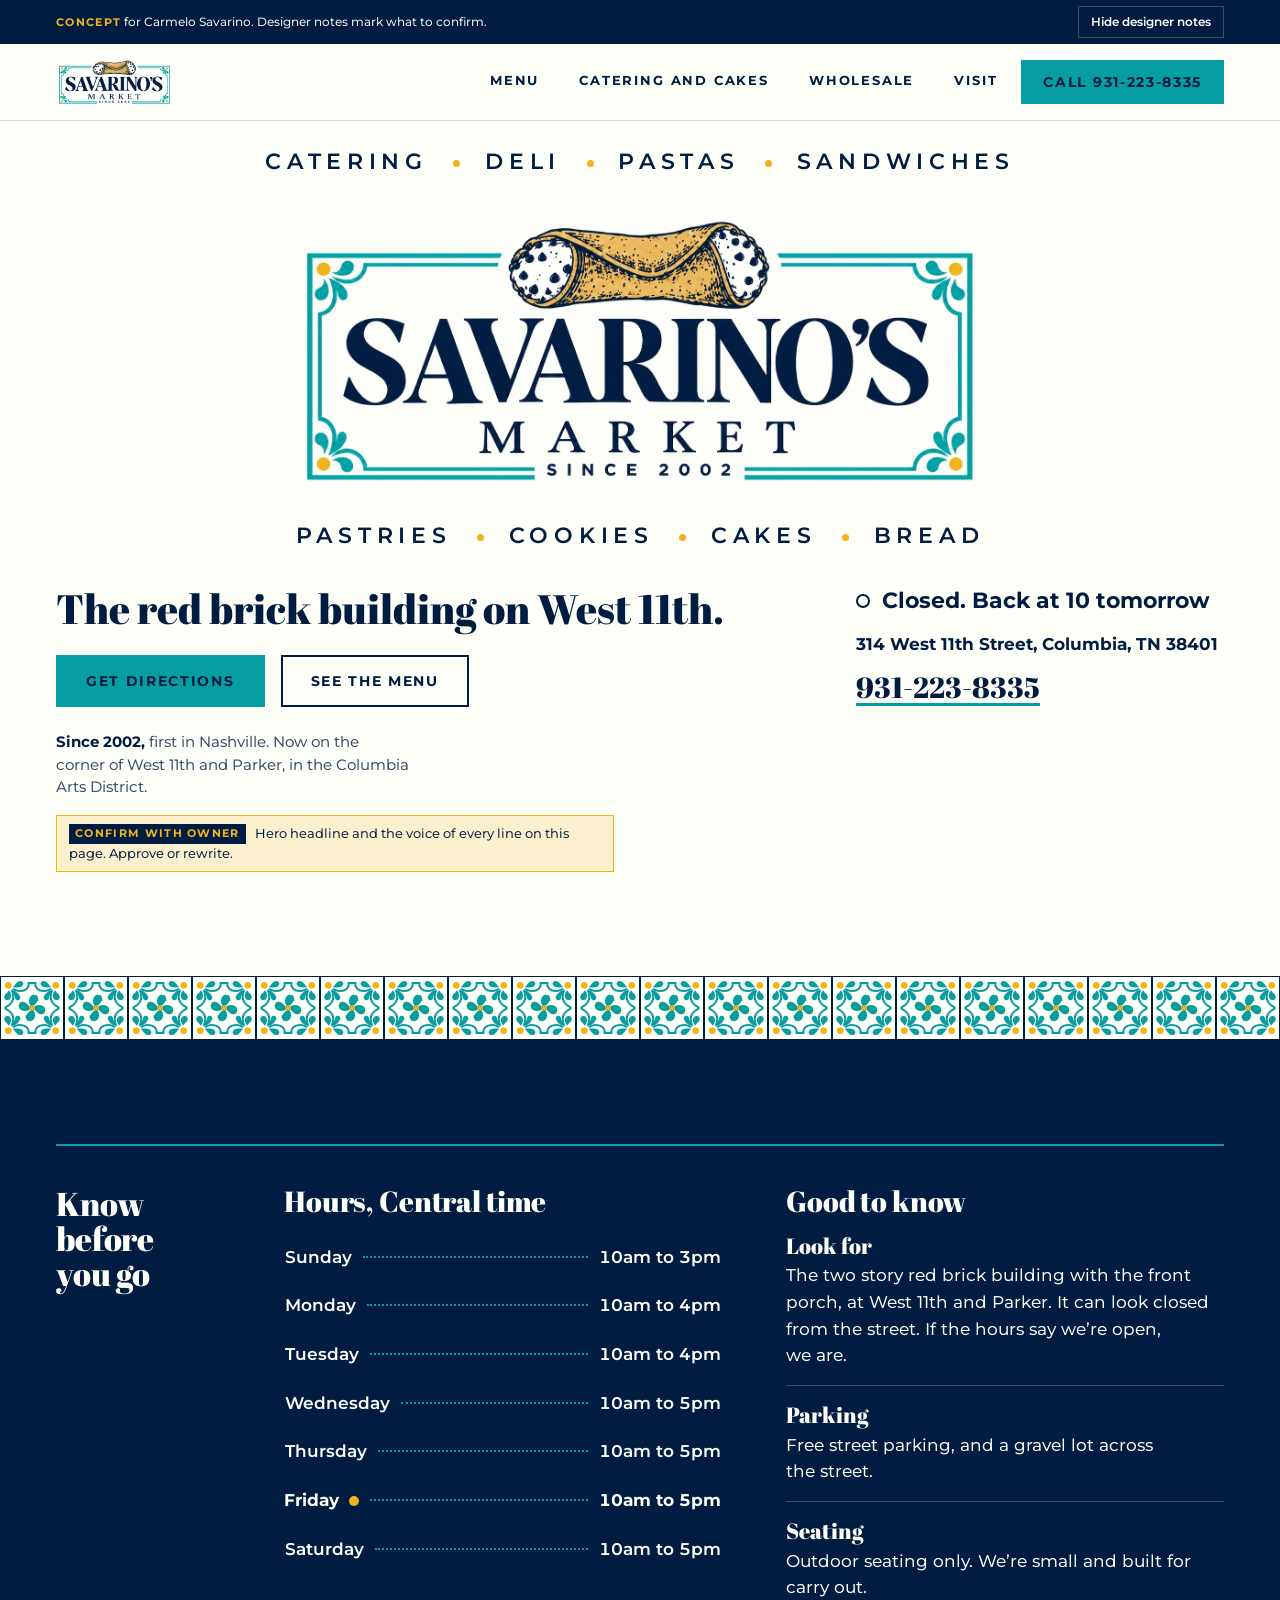
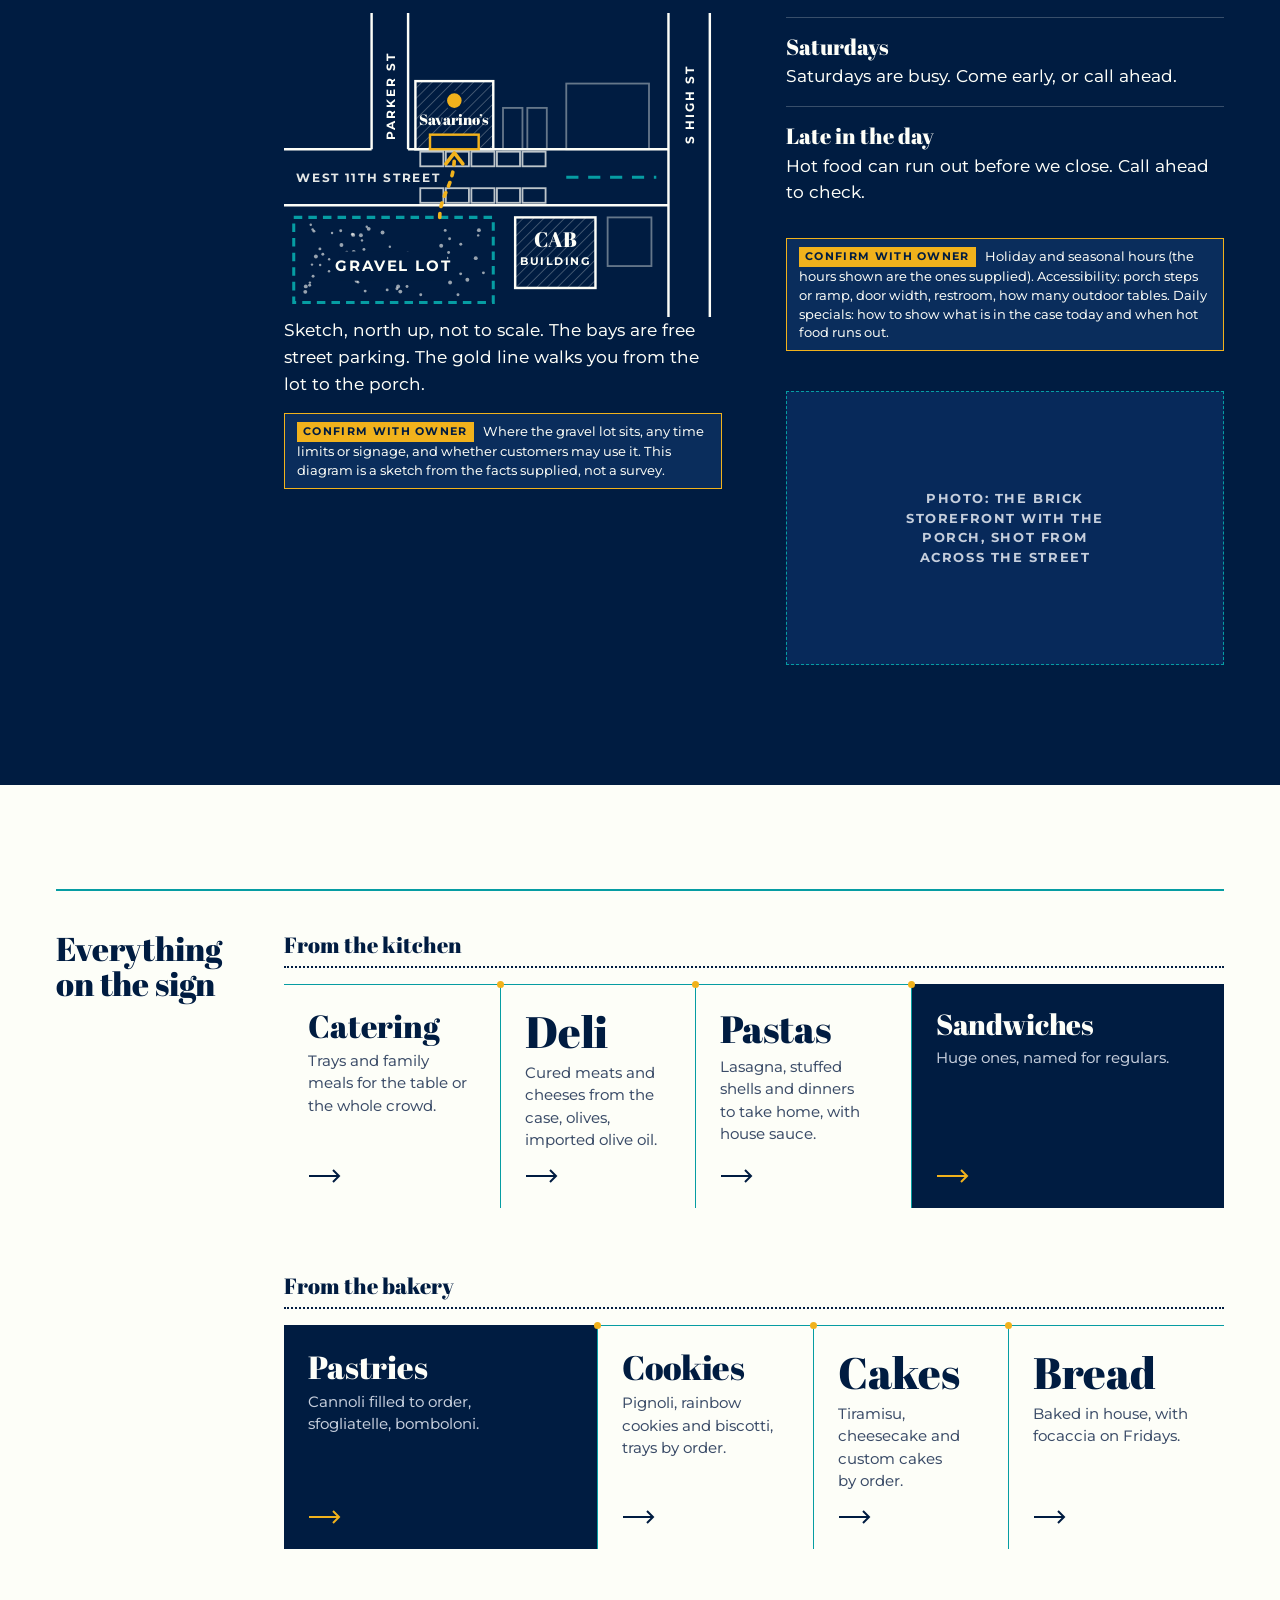
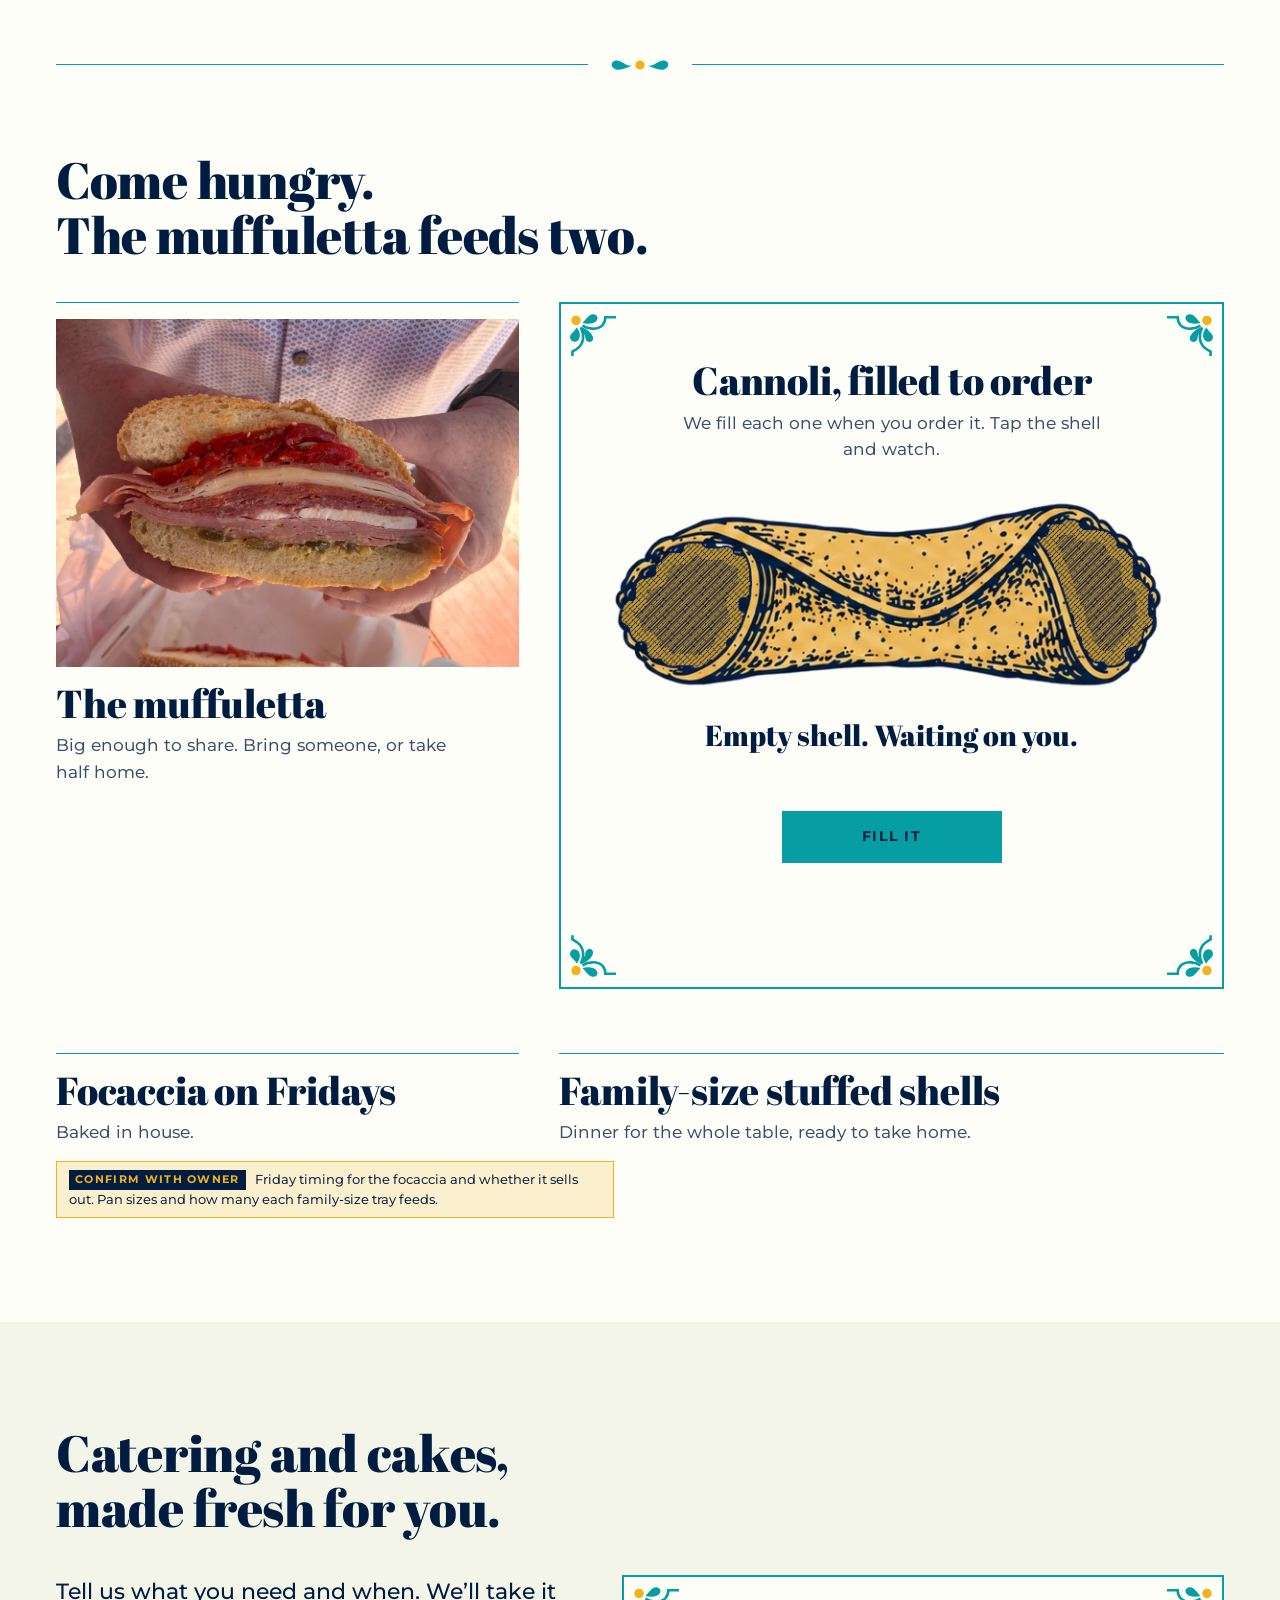
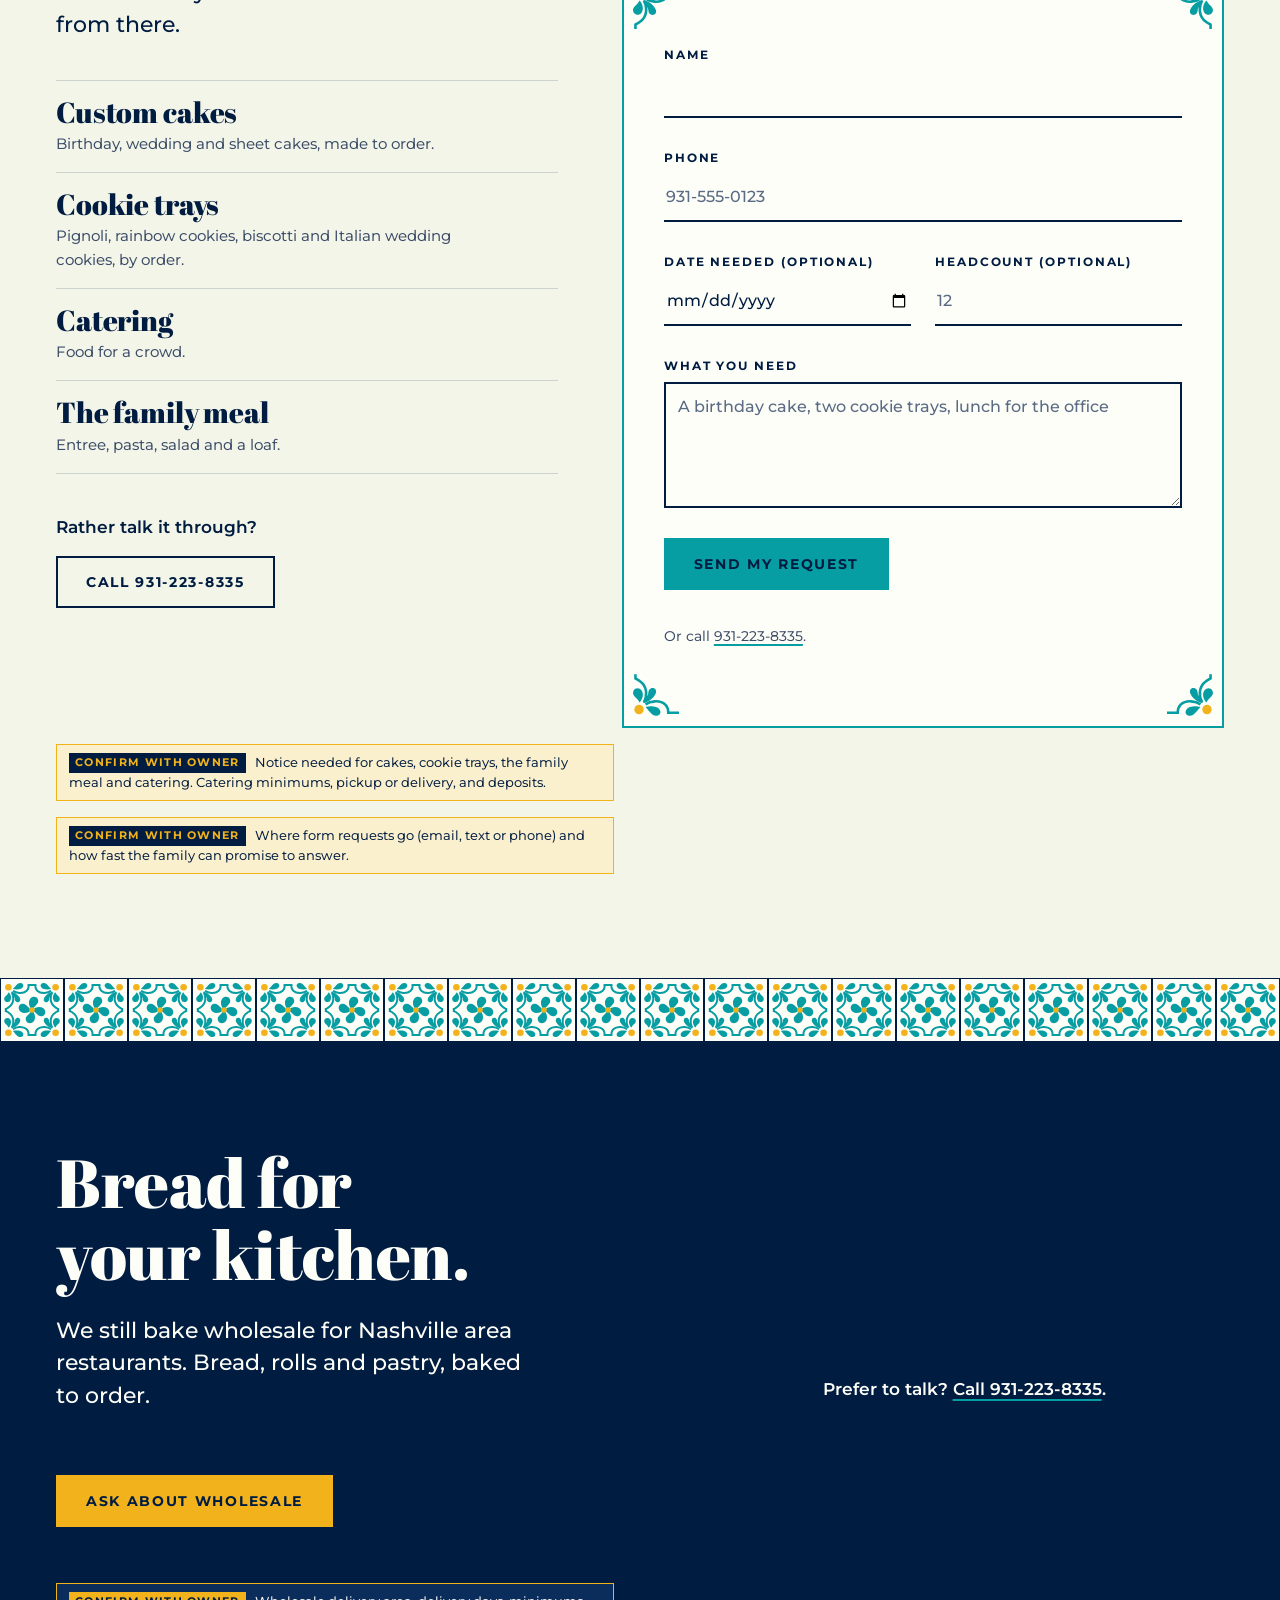
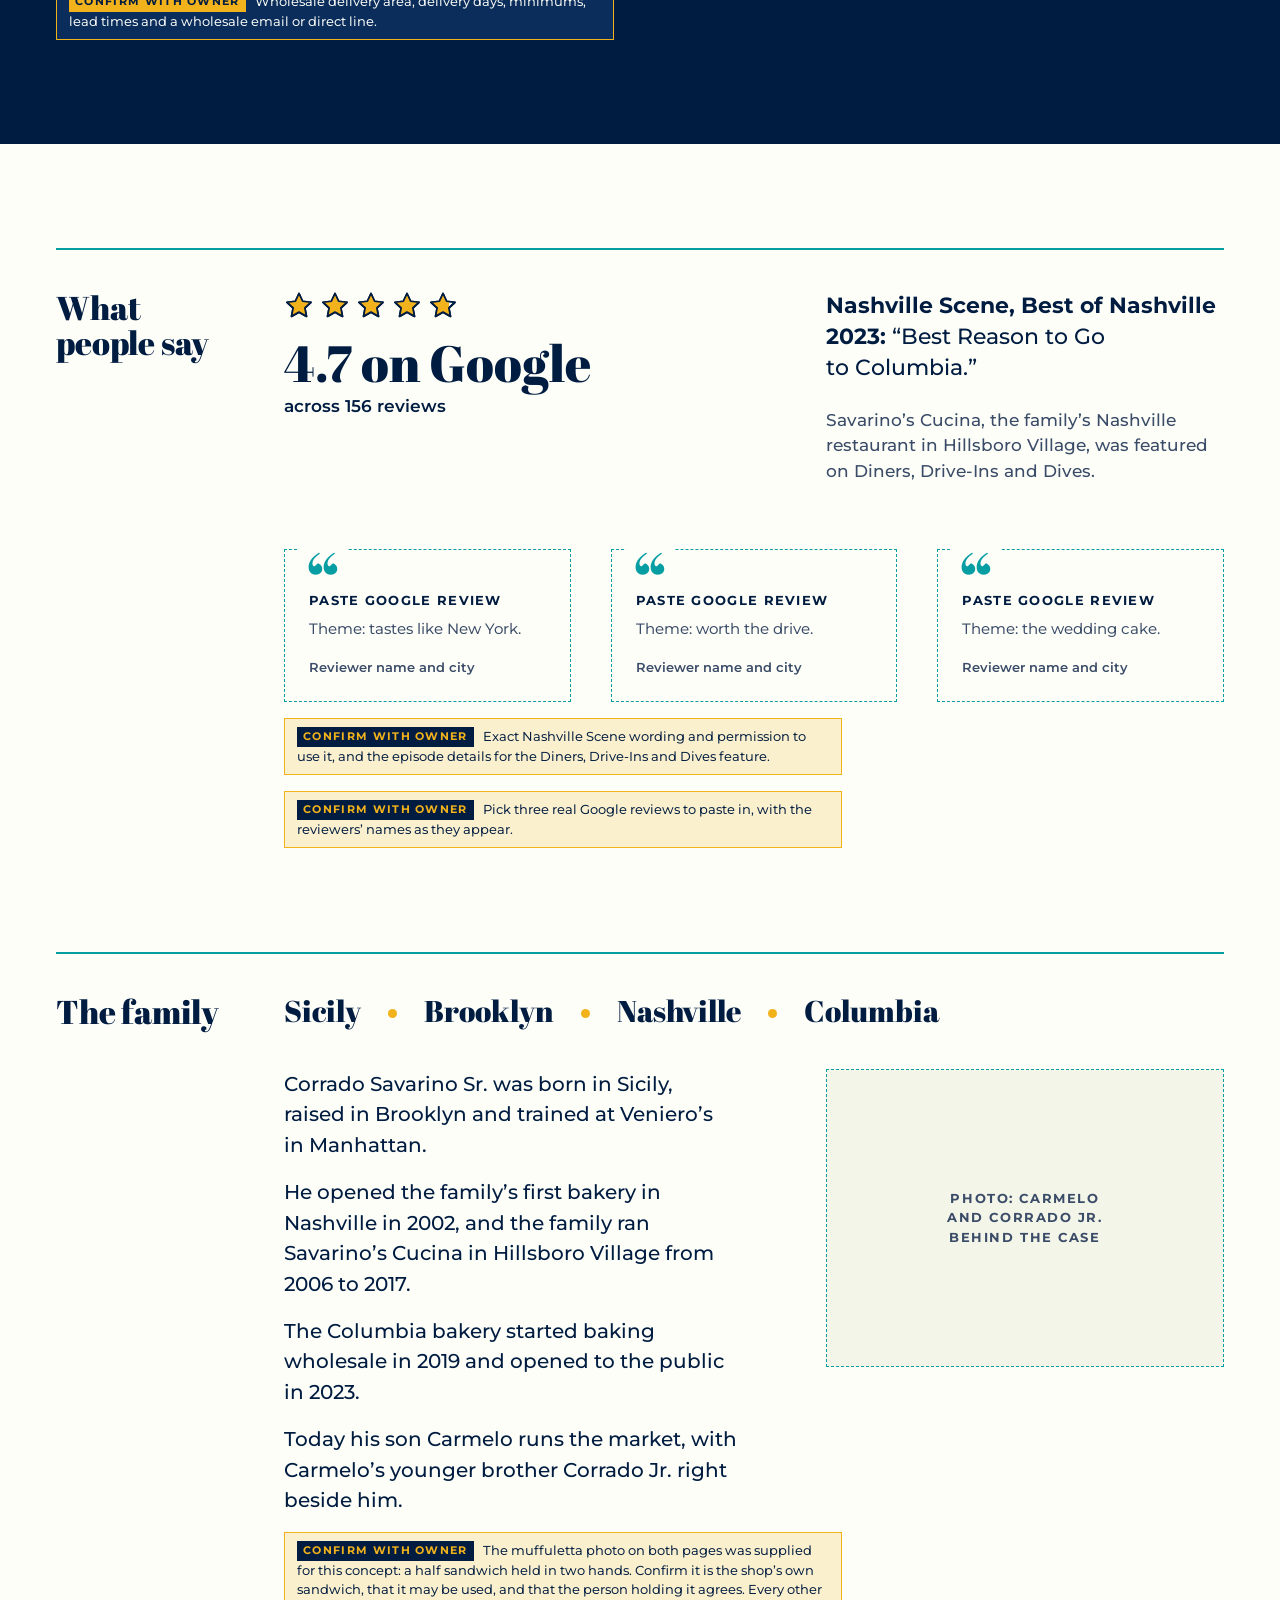
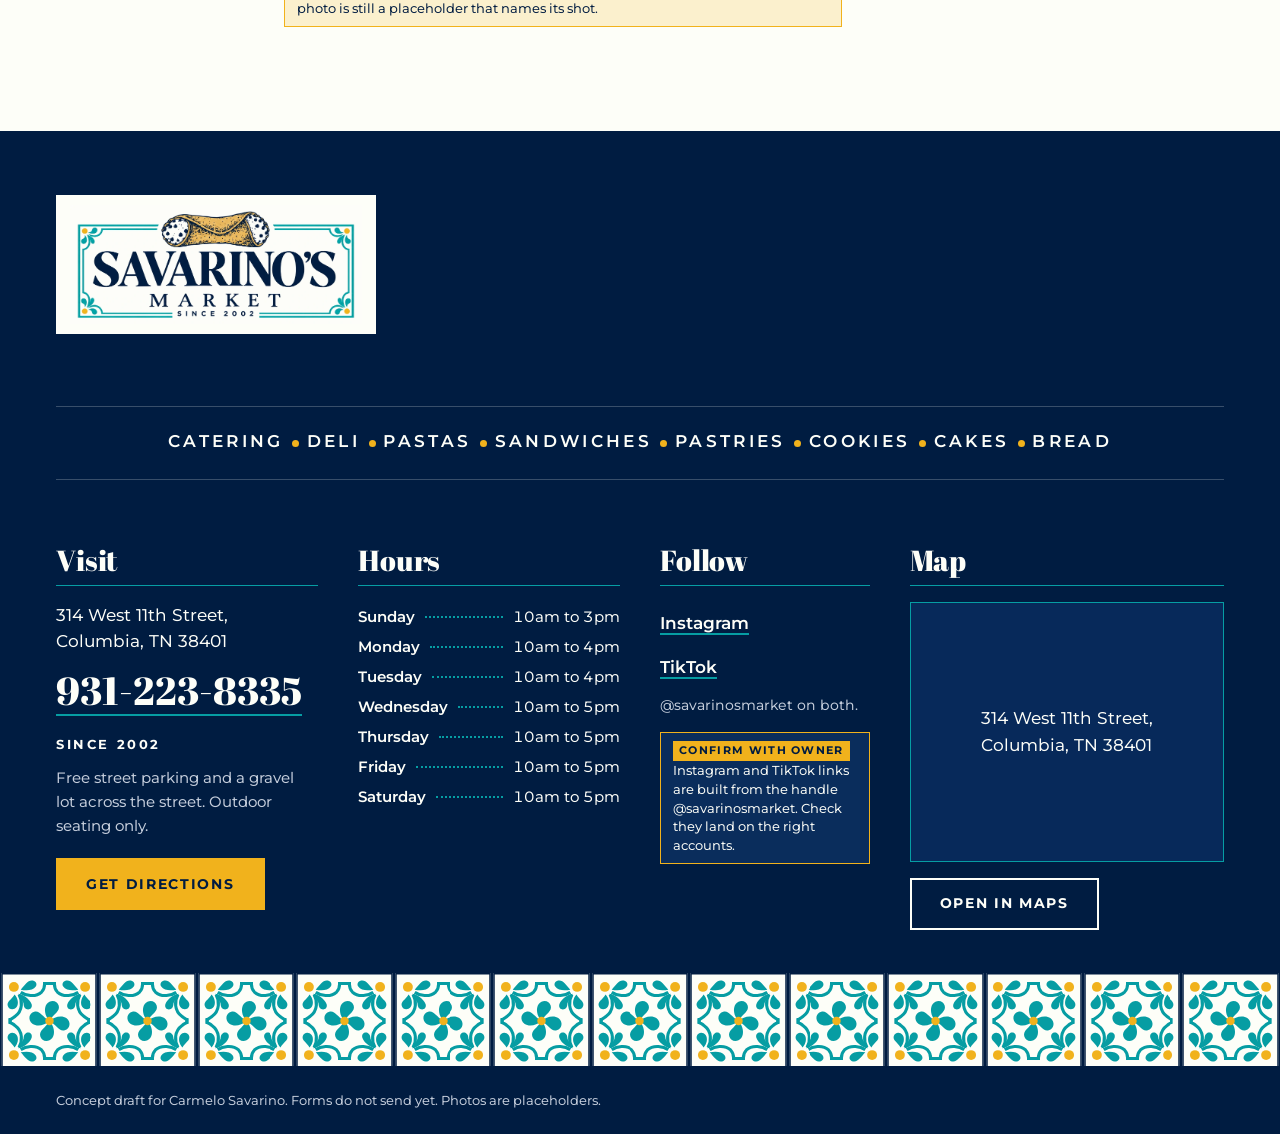
<file: site/index.html>
<!doctype html>
<html lang="en" class="no-js">
<head>
<meta charset="utf-8">
<meta name="viewport" content="width=device-width, initial-scale=1, viewport-fit=cover">
<title>Savarino’s Market | Sicilian bakery and deli, Columbia, Tennessee</title>
<meta name="description" content="Sicilian family bakery, deli and market since 2002. Sandwiches, pastas, bread, pastries, cakes and catering at 314 West 11th Street, Columbia, Tennessee. Open today.">
<meta name="theme-color" content="#001C41">
<meta name="robots" content="noindex, nofollow, noarchive, noimageindex">
<meta name="referrer" content="no-referrer">
<meta property="og:type" content="website">
<meta property="og:site_name" content="Savarino’s Market">
<meta property="og:title" content="Savarino’s Market, Columbia, Tennessee">
<meta property="og:description" content="Sicilian family bakery, deli and market since 2002. Sandwiches, pastas, bread, pastries, cakes and catering at 314 West 11th Street, Columbia, Tennessee. Open today.">
<link rel="icon" href="assets/img/favicon.svg" type="image/svg+xml">
<link rel="icon" href="assets/img/favicon-32.png" sizes="32x32" type="image/png">
<link rel="apple-touch-icon" href="assets/img/apple-touch-icon.png">
<script>document.documentElement.className=document.documentElement.className.replace("no-js","js")</script>
<link rel="preload" href="assets/fonts/abril-fatface-latin.woff2" as="font" type="font/woff2" crossorigin>
<link rel="preload" href="assets/fonts/montserrat-latin.woff2" as="font" type="font/woff2" crossorigin>
<link rel="stylesheet" href="assets/css/styles.css">
<script type="application/ld+json">{"@context": "https://schema.org", "@type": "Bakery", "name": "Savarino's Market", "description": "Sicilian family bakery, deli and market in Columbia, Tennessee.", "telephone": "+1-931-223-8335", "address": {"@type": "PostalAddress", "streetAddress": "314 West 11th Street", "addressLocality": "Columbia", "addressRegion": "TN", "postalCode": "38401", "addressCountry": "US"}, "aggregateRating": {"@type": "AggregateRating", "ratingValue": "4.7", "reviewCount": "156"}, "openingHoursSpecification": [{"@type": "OpeningHoursSpecification", "dayOfWeek": "Sunday", "opens": "10:00", "closes": "15:00"}, {"@type": "OpeningHoursSpecification", "dayOfWeek": ["Monday", "Tuesday"], "opens": "10:00", "closes": "16:00"}, {"@type": "OpeningHoursSpecification", "dayOfWeek": ["Wednesday", "Thursday", "Friday", "Saturday"], "opens": "10:00", "closes": "17:00"}], "sameAs": ["https://www.instagram.com/savarinosmarket", "https://www.tiktok.com/@savarinosmarket"]}</script>
</head>
<body class="home" id="top">
<a class="skip" href="#main">Skip to content</a>
<div class="concept-bar" role="region" aria-label="Concept notice"><div class="wrap">
<p><b>Concept</b> for Carmelo Savarino<span class="long">. Designer notes mark what to confirm.</span></p>
<button type="button" data-notes-toggle>Hide designer notes</button>
</div></div>
<header class="site-header">
<div class="wrap hdr">
<div class="hdr-id">
<a class="hdr-logo" href="#top" aria-label="Savarino’s Market, home"><img src="assets/img/logo.webp" alt="Savarino’s Market, since 2002" width="1535" height="630"></a>
<span class="hdr-place caps" aria-hidden="true">Sicilian bakery and deli</span>
</div>
<nav class="hdr-nav" aria-label="Primary"><ul><li><a href="menu.html">Menu</a></li><li><a href="#catering-cakes">Catering and Cakes</a></li><li><a href="#wholesale">Wholesale</a></li><li><a href="#visit">Visit</a></li></ul></nav>
<a class="btn btn-teal hdr-call" href="tel:+19312238335">Call 931-223-8335</a>
<button class="hdr-toggle" type="button" aria-expanded="false" aria-controls="hdr-panel" aria-label="Site navigation"><span></span></button>
</div>
<nav class="hdr-panel" id="hdr-panel" aria-label="Primary, mobile"><a href="menu.html">Menu</a><a href="#catering-cakes">Catering and Cakes</a><a href="#wholesale">Wholesale</a><a href="#visit">Visit</a><a href="tel:+19312238335">Call 931-223-8335</a></nav>
</header>
<main id="main">

<section class="hero field-ivory" aria-label="Savarino’s Market">
<div class="wrap">
<ul class="words words--top" aria-label="On the sign, line one"><li><a href="menu.html#catering">Catering</a></li><li><a href="menu.html#deli">Deli</a></li><li><a href="menu.html#pastas">Pastas</a></li><li><a href="menu.html#sandwiches">Sandwiches</a></li></ul>
<h1 class="hero-logo" data-hero-logo><img src="assets/img/logo.webp" alt="Savarino’s Market, since 2002" width="1535" height="630" fetchpriority="high"></h1>
<ul class="words words--bottom" aria-label="On the sign, line two"><li><a href="menu.html#pastries">Pastries</a></li><li><a href="menu.html#cookies">Cookies</a></li><li><a href="menu.html#cakes">Cakes</a></li><li><a href="menu.html#bread">Bread</a></li></ul>
<div class="hero-info">
<p class="hero-line"><span>The red brick building on West 11th.</span><span data-open-only hidden>Yes, we’re open.</span></p>
<div class="hero-where-block">
<p class="status" data-status data-open="false" aria-live="polite"><span class="status-dot" aria-hidden="true"></span><span data-status-text>Open every day. Hours below.</span></p>
<address class="hero-where"><strong>314 West 11th Street, <span class="nw">Columbia, TN 38401</span></strong></address>
<a class="hero-phone" href="tel:+19312238335" aria-label="Call 931-223-8335">931-223-8335</a>
</div>
<div class="hero-cta">
<div class="btn-row"><a class="btn btn-teal" href="https://www.google.com/maps/dir/?api=1&destination=314+West+11th+Street%2C+Columbia%2C+TN+38401" rel="noopener">Get Directions</a><a class="btn btn-line" href="menu.html">See the Menu</a></div>
</div>
<div class="hero-note">
<p class="hero-since"><b>Since 2002,</b> first in Nashville. Now on the corner of West 11th and Parker, in the Columbia Arts District.</p>
<p class="dn" data-dn="headline"><b>CONFIRM WITH OWNER</b> Hero headline and the voice of every line on this page. Approve or rewrite.</p>
</div>
</div>
</div>
</section>

<div class="tile-band tile-band--slim" role="presentation"></div>
<section class="sec field-navy" id="visit" aria-labelledby="visit-h">
<div class="wrap">
<div class="rf">
<div class="rail"><h2 id="visit-h">Know before you go</h2></div>
<div class="field">
<div class="know">
<div class="know-hours">
<h3>Hours, Central time</h3>
<table class="hours" data-hours><caption class="sr-only">Hours, Central time</caption><tbody><tr data-day="0"><th scope="row">Sunday</th><td class="lead" aria-hidden="true"></td><td>10am to 3pm</td></tr><tr data-day="1"><th scope="row">Monday</th><td class="lead" aria-hidden="true"></td><td>10am to 4pm</td></tr><tr data-day="2"><th scope="row">Tuesday</th><td class="lead" aria-hidden="true"></td><td>10am to 4pm</td></tr><tr data-day="3"><th scope="row">Wednesday</th><td class="lead" aria-hidden="true"></td><td>10am to 5pm</td></tr><tr data-day="4"><th scope="row">Thursday</th><td class="lead" aria-hidden="true"></td><td>10am to 5pm</td></tr><tr data-day="5"><th scope="row">Friday</th><td class="lead" aria-hidden="true"></td><td>10am to 5pm</td></tr><tr data-day="6"><th scope="row">Saturday</th><td class="lead" aria-hidden="true"></td><td>10am to 5pm</td></tr></tbody></table>
</div>
<div class="know-points">
<h3>Good to know</h3>
<ul class="points">
<li><h4>Look for</h4><p>The two story red brick building with the front porch, at West 11th and Parker. It can look closed from the street. If the hours say we’re open, we are.</p></li>
<li><h4>Parking</h4><p>Free street parking, and a gravel lot across the street.</p></li>
<li><h4>Seating</h4><p>Outdoor seating only. We’re small and built for carry out.</p></li>
<li><h4>Saturdays</h4><p>Saturdays are busy. Come early, or call ahead.</p></li>
<li><h4>Late in the day</h4><p>Hot food can run out before we close. Call ahead to check.</p></li>
</ul>
<p class="dn" data-dn="know"><b>CONFIRM WITH OWNER</b> Holiday and seasonal hours (the hours shown are the ones supplied). Accessibility: porch steps or ramp, door width, restroom, how many outdoor tables. Daily specials: how to show what is in the case today and when hot food runs out.</p>
</div>
<div class="know-diagram">
<figure><svg viewBox="0 0 360 250" role="img" aria-labelledby="pk-t pk-d" focusable="false">
<title id="pk-t">Where to park</title>
<desc id="pk-d">Sketch, north up. Savarino’s, with its porch, is on the north side of West 11th Street just east of Parker Street. Free street parking runs along the curbs. A gravel lot is across the street to the southwest, and the CAB building is across the street to the southeast. West 11th Street ends at South High Street.</desc>
<defs><pattern id="hatch" width="6" height="6" patternUnits="userSpaceOnUse" patternTransform="rotate(45)"><line x1="0" y1="0" x2="0" y2="6" stroke="#FDFEF8" stroke-opacity=".28" stroke-width="1.4"/></pattern></defs>
<g fill="none" stroke="#FDFEF8" stroke-width="2">
<path d="M0 112H72M102 112H316M0 158H316M72 0V112M102 0V112M316 0V250M350 0V250"/>
</g>
<path d="M232 135H306M12 135H12" stroke="#069DA3" stroke-width="2.5" stroke-dasharray="10 8" fill="none"/>
<g fill="none" stroke="#FDFEF8" stroke-opacity=".4" stroke-width="1.5"><rect x="180" y="78" width="16" height="34"/><rect x="200" y="78" width="16" height="34"/><rect x="232" y="58" width="68" height="54"/><rect x="266" y="168" width="36" height="40"/></g>
<rect x="108" y="56" width="64" height="56" fill="url(#hatch)" stroke="#FDFEF8" stroke-width="2"/>
<rect x="120" y="100" width="40" height="12" fill="#001C41" stroke="#F1B21C" stroke-width="2"/>
<circle cx="140" cy="72" r="7" fill="#F1B21C" stroke="#001C41" stroke-width="2"/>
<text x="140" y="92" text-anchor="middle" font-family="Abril Fatface, Georgia, serif" font-size="12" fill="#FDFEF8">Savarino’s</text>
<g fill="none" stroke="#FDFEF8" stroke-opacity=".75" stroke-width="1.5"><rect x="112" y="114" width="19" height="12"/><rect x="133" y="114" width="19" height="12"/><rect x="154" y="114" width="19" height="12"/><rect x="175" y="114" width="19" height="12"/><rect x="196" y="114" width="19" height="12"/><rect x="112" y="144" width="19" height="12"/><rect x="133" y="144" width="19" height="12"/><rect x="154" y="144" width="19" height="12"/><rect x="175" y="144" width="19" height="12"/><rect x="196" y="144" width="19" height="12"/></g>
<rect x="190" y="168" width="66" height="58" fill="url(#hatch)" stroke="#FDFEF8" stroke-width="2"/>
<text x="223" y="192" text-anchor="middle" font-family="Abril Fatface, Georgia, serif" font-size="17" fill="#FDFEF8">CAB</text>
<text x="223" y="207" text-anchor="middle" font-family="Montserrat, sans-serif" font-weight="700" fill="#FDFEF8" font-size="9" letter-spacing="1.2">BUILDING</text>
<rect x="8" y="168" width="164" height="70" fill="none" stroke="#069DA3" stroke-width="2.5" stroke-dasharray="7 5"/>
<g fill="#FDFEF8" fill-opacity=".6"><circle cx="63.2" cy="182.7" r="1.6"/><circle cx="21.3" cy="221.6" r="1.0"/><circle cx="69.6" cy="177.4" r="1.6"/><circle cx="46.6" cy="179.0" r="1.2"/><circle cx="24.6" cy="179.3" r="1.2"/><circle cx="23.0" cy="206.8" r="1.0"/><circle cx="109.9" cy="207.8" r="1.0"/><circle cx="101.7" cy="197.0" r="1.0"/><circle cx="21.1" cy="223.8" r="1.2"/><circle cx="77.7" cy="205.4" r="1.6"/><circle cx="60.9" cy="221.3" r="1.0"/><circle cx="29.7" cy="207.1" r="1.0"/><circle cx="70.6" cy="205.8" r="1.0"/><circle cx="99.8" cy="209.9" r="1.2"/><circle cx="117.4" cy="198.8" r="1.2"/><circle cx="84.8" cy="227.6" r="1.2"/><circle cx="59.6" cy="220.1" r="1.6"/><circle cx="132.5" cy="178.7" r="1.2"/><circle cx="93.8" cy="224.8" r="1.6"/><circle cx="82.2" cy="209.3" r="1.0"/><circle cx="31.9" cy="198.3" r="1.2"/><circle cx="37.1" cy="202.4" r="1.0"/><circle cx="160.2" cy="178.5" r="1.6"/><circle cx="101.1" cy="224.8" r="1.2"/><circle cx="65.7" cy="194.3" r="1.2"/><circle cx="102.1" cy="200.5" r="1.0"/><circle cx="157.6" cy="201.5" r="1.6"/><circle cx="23.9" cy="216.4" r="1.2"/><circle cx="112.4" cy="231.6" r="1.2"/><circle cx="57.3" cy="196.4" r="1.6"/><circle cx="66.7" cy="228.6" r="1.2"/><circle cx="39.5" cy="180.8" r="1.0"/><circle cx="47.2" cy="190.7" r="1.6"/><circle cx="51.6" cy="196.7" r="1.2"/><circle cx="26.2" cy="200.1" r="1.6"/><circle cx="56.2" cy="181.9" r="1.2"/><circle cx="145.3" cy="190.1" r="1.2"/><circle cx="163.9" cy="213.6" r="1.2"/><circle cx="159.6" cy="182.8" r="1.0"/><circle cx="37.0" cy="212.2" r="1.0"/><circle cx="87.7" cy="208.2" r="1.2"/><circle cx="56.9" cy="182.4" r="1.6"/><circle cx="70.1" cy="206.8" r="1.0"/><circle cx="119.0" cy="203.9" r="1.6"/><circle cx="113.6" cy="216.9" r="1.2"/><circle cx="150.7" cy="219.2" r="1.6"/><circle cx="135.3" cy="196.8" r="1.2"/><circle cx="73.9" cy="201.9" r="1.2"/><circle cx="23.5" cy="177.9" r="1.0"/><circle cx="81.0" cy="180.4" r="1.6"/><circle cx="22.0" cy="174.0" r="1.0"/><circle cx="95.6" cy="229.0" r="1.6"/><circle cx="17.9" cy="224.7" r="1.6"/><circle cx="71.2" cy="210.8" r="1.2"/><circle cx="105.5" cy="201.5" r="1.0"/><circle cx="143.0" cy="231.6" r="1.2"/><circle cx="87.0" cy="192.1" r="1.0"/><circle cx="29.5" cy="193.9" r="1.2"/><circle cx="86.8" cy="214.1" r="1.6"/><circle cx="17.5" cy="229.2" r="1.6"/><circle cx="69.0" cy="214.0" r="1.0"/><circle cx="129.2" cy="191.3" r="1.6"/><circle cx="145.2" cy="214.4" r="1.2"/><circle cx="92.8" cy="226.7" r="1.2"/><circle cx="131.3" cy="204.9" r="1.6"/><circle cx="64.1" cy="186.9" r="1.0"/><circle cx="136.5" cy="221.5" r="1.6"/><circle cx="136.1" cy="185.6" r="1.2"/><circle cx="68.0" cy="175.7" r="1.0"/><circle cx="134.1" cy="201.4" r="1.0"/></g>
<rect x="46" y="196" width="88" height="24" fill="#001C41"/>
<text x="90" y="212" text-anchor="middle" font-family="Montserrat, sans-serif" font-weight="700" fill="#FDFEF8" font-size="12" letter-spacing="1.5">GRAVEL LOT</text>
<path d="M128 168C128 150 140 142 140 118" fill="none" stroke="#F1B21C" stroke-width="3" stroke-dasharray="3 6" stroke-linecap="round"/>
<path d="M133 124l7-9 7 9" fill="none" stroke="#F1B21C" stroke-width="3" stroke-linecap="round" stroke-linejoin="round"/>
<text x="10" y="138.5" font-family="Montserrat, sans-serif" font-weight="700" fill="#FDFEF8" font-size="10" letter-spacing="1.4" fill-opacity=".9">WEST 11TH STREET</text>
<text transform="translate(91 104) rotate(-90)" font-family="Montserrat, sans-serif" font-weight="700" fill="#FDFEF8" font-size="10" letter-spacing="1.6">PARKER ST</text>
<text transform="translate(337 108) rotate(-90)" font-family="Montserrat, sans-serif" font-weight="700" fill="#FDFEF8" font-size="10" letter-spacing="1.6">S HIGH ST</text>
</svg><figcaption>Sketch, north up, not to scale. The bays are free street parking. The gold line walks you from the lot to the porch.</figcaption></figure>
<p class="dn" data-dn="parking"><b>CONFIRM WITH OWNER</b> Where the gravel lot sits, any time limits or signage, and whether customers may use it. This diagram is a sketch from the facts supplied, not a survey.</p>
</div>
<div class="know-photo"><div class="ph" style="aspect-ratio:16/10"><span>PHOTO: the brick storefront with the porch, shot from across the street</span></div></div>
</div>
</div>
</div>
</div>
</section>

<section class="sec field-ivory" id="sign" aria-labelledby="sign-h">
<div class="wrap">
<div class="rf">
<div class="rail"><h2 id="sign-h">Everything on the sign</h2></div>
<div class="field">
<div class="sign-row"><h3 class="row-label">From the kitchen</h3><ul class="blocks"><li class="block" style="--k:1.1"><a href="menu.html#catering"><h4>Catering</h4><p>Trays and family meals for the table or the whole crowd.</p><svg class="go" viewBox="0 0 34 16" width="34" height="16" aria-hidden="true" focusable="false"><path d="M1 8h30M25 2l6 6-6 6" fill="none" stroke="#001C41" stroke-width="2"/></svg><span class="sr-only">See Catering on the menu</span></a></li><li class="block" style="--k:1.5"><a href="menu.html#deli"><h4>Deli</h4><p>Cured meats and cheeses from the case, olives, imported olive oil.</p><svg class="go" viewBox="0 0 34 16" width="34" height="16" aria-hidden="true" focusable="false"><path d="M1 8h30M25 2l6 6-6 6" fill="none" stroke="#001C41" stroke-width="2"/></svg><span class="sr-only">See Deli on the menu</span></a></li><li class="block" style="--k:1.3"><a href="menu.html#pastas"><h4>Pastas</h4><p>Lasagna, stuffed shells and dinners to take home, with house sauce.</p><svg class="go" viewBox="0 0 34 16" width="34" height="16" aria-hidden="true" focusable="false"><path d="M1 8h30M25 2l6 6-6 6" fill="none" stroke="#001C41" stroke-width="2"/></svg><span class="sr-only">See Pastas on the menu</span></a></li><li class="block block--star" style="--k:1.0"><a href="menu.html#sandwiches"><h4>Sandwiches</h4><p>Huge ones, named for regulars.</p><svg class="go" viewBox="0 0 34 16" width="34" height="16" aria-hidden="true" focusable="false"><path d="M1 8h30M25 2l6 6-6 6" fill="none" stroke="#001C41" stroke-width="2"/></svg><span class="sr-only">See Sandwiches on the menu</span></a></li></ul></div>
<div class="sign-row"><h3 class="row-label">From the bakery</h3><ul class="blocks"><li class="block block--star" style="--k:1.1"><a href="menu.html#pastries"><h4>Pastries</h4><p>Cannoli filled to order, sfogliatelle, bomboloni.</p><svg class="go" viewBox="0 0 34 16" width="34" height="16" aria-hidden="true" focusable="false"><path d="M1 8h30M25 2l6 6-6 6" fill="none" stroke="#001C41" stroke-width="2"/></svg><span class="sr-only">See Pastries on the menu</span></a></li><li class="block" style="--k:1.15"><a href="menu.html#cookies"><h4>Cookies</h4><p>Pignoli, rainbow cookies and biscotti, trays by order.</p><svg class="go" viewBox="0 0 34 16" width="34" height="16" aria-hidden="true" focusable="false"><path d="M1 8h30M25 2l6 6-6 6" fill="none" stroke="#001C41" stroke-width="2"/></svg><span class="sr-only">See Cookies on the menu</span></a></li><li class="block" style="--k:1.5"><a href="menu.html#cakes"><h4>Cakes</h4><p>Tiramisu, cheesecake and custom cakes by order.</p><svg class="go" viewBox="0 0 34 16" width="34" height="16" aria-hidden="true" focusable="false"><path d="M1 8h30M25 2l6 6-6 6" fill="none" stroke="#001C41" stroke-width="2"/></svg><span class="sr-only">See Cakes on the menu</span></a></li><li class="block" style="--k:1.5"><a href="menu.html#bread"><h4>Bread</h4><p>Baked in house, with focaccia on Fridays.</p><svg class="go" viewBox="0 0 34 16" width="34" height="16" aria-hidden="true" focusable="false"><path d="M1 8h30M25 2l6 6-6 6" fill="none" stroke="#001C41" stroke-width="2"/></svg><span class="sr-only">See Bread on the menu</span></a></li></ul></div>
</div>
</div>
</div>
</section>

<section class="sec field-ivory" id="favorites" aria-labelledby="fav-h" style="padding-top:0">
<div class="wrap">
<div class="divider" aria-hidden="true"><img src="assets/img/fleuron.svg" alt="" width="72" height="24"></div>
<h2 class="fav-head" id="fav-h" style="margin-top:clamp(40px,6vw,104px)"><span>Come hungry.</span> <span>The muffuletta feeds two.</span></h2>
<div class="favs">
<article class="fav fav--muff">
<figure class="photo "><img src="assets/img/muffuletta.webp" alt="A muffuletta cut in half and held in two hands: layers of sliced meat and cheese, roasted red peppers and green relish on seeded bread, with the other half in a takeout box" width="1200" height="1600" loading="lazy"></figure>
<h3>The muffuletta</h3>
<p>Big enough to share. Bring someone, or take half home.</p>
</article>
<article class="fav fav--cannoli">
<div class="framed "><i class="cn tl"></i><i class="cn tr"></i><i class="cn bl"></i><i class="cn br"></i><div class="stage" data-stage>
<div class="stage-copy"><h3>Cannoli, filled to order</h3><p>We fill each one when you order it.<span class="js-only"> Tap the shell and watch.</span></p></div>
<div class="cannoli" aria-hidden="true">
<img class="c-full" src="assets/img/cannoli-full.webp" alt="" width="1168" height="434" loading="lazy">
<img class="c-empty" src="assets/img/cannoli-empty.webp" alt="" width="1168" height="434" loading="lazy">
<img class="c-fill l" src="assets/img/cannoli-fill-left.webp" alt="" width="1168" height="434" loading="lazy">
<img class="c-fill r" src="assets/img/cannoli-fill-right.webp" alt="" width="1168" height="434" loading="lazy">
</div>
<p class="stage-status" data-stage-status aria-live="polite"></p>
<button class="btn btn-teal" type="button" data-fill>Fill it</button>
<a class="stage-next" href="menu.html#pastries">See Pastries</a>
</div></div>
</article>
<article class="fav fav--foc">
<h3>Focaccia on Fridays</h3>
<p>Baked in house.</p>
</article>
<article class="fav fav--shells">
<h3>Family-size stuffed shells</h3>
<p>Dinner for the whole table, ready to take home.</p>
</article>
</div>
<p class="dn" data-dn="favorites"><b>CONFIRM WITH OWNER</b> Friday timing for the focaccia and whether it sells out. Pan sizes and how many each family-size tray feeds.</p>
</div>
</section>

<section class="sec field-ivory-2" id="catering-cakes" aria-labelledby="cat-h">
<div class="wrap">
<h2 class="cat-head" id="cat-h">Catering and cakes, made fresh for you.</h2>
<div class="cat-grid">
<div>
<p class="lede">Tell us what you need and when. We’ll take it from there.</p>
<ul class="offer">
<li><h3>Custom cakes</h3><p>Birthday, wedding and sheet cakes, made to order.</p></li>
<li><h3>Cookie trays</h3><p>Pignoli, rainbow cookies, biscotti and Italian wedding cookies, by order.</p></li>
<li><h3>Catering</h3><p>Food for a crowd.</p></li>
<li><h3>The family meal</h3><p>Entree, pasta, salad and a loaf.</p></li>
</ul>
<div class="cat-call"><p>Rather talk it through?</p><a class="btn btn-line" href="tel:+19312238335">Call 931-223-8335</a></div>
</div>
<div><div class="framed framed--form"><i class="cn tl"></i><i class="cn tr"></i><i class="cn bl"></i><i class="cn br"></i><form class="form" data-form="catering" novalidate aria-label="Cake, tray and catering inquiry">
<div class="f"><label for="h-name">Name</label><input id="h-name" name="name" autocomplete="name" required data-error="Tell us your name."><span class="err" aria-live="polite"></span></div>
<div class="f"><label for="h-phone">Phone</label><input id="h-phone" name="phone" type="tel" inputmode="tel" autocomplete="tel" placeholder="931-555-0123" required data-error="We need a number to call you back."><span class="err" aria-live="polite"></span></div>
<div class="f-row">
<div class="f"><label for="h-date">Date needed (optional)</label><input id="h-date" name="date" type="date"><span class="err" aria-live="polite"></span></div>
<div class="f"><label for="h-count">Headcount (optional)</label><input id="h-count" name="headcount" type="number" min="1" inputmode="numeric" placeholder="12"><span class="err" aria-live="polite"></span></div>
</div>
<div class="f"><label for="h-need">What you need</label><textarea id="h-need" name="need" rows="4" placeholder="A birthday cake, two cookie trays, lunch for the office" required data-error="Tell us what you are after."></textarea><span class="err" aria-live="polite"></span></div>
<button class="btn btn-teal" type="submit">Send my request</button>
<p class="form-note">Or call <a href="tel:+19312238335">931-223-8335</a>.</p>
<div class="form-ok" hidden><h3>Nothing sent yet.</h3><p>This is a concept form. When the site goes live, your request goes to the family. For now, call <a href="tel:+19312238335">931-223-8335</a>.</p></div>
</form></div></div>
</div>
<p class="dn" data-dn="lead-times"><b>CONFIRM WITH OWNER</b> Notice needed for cakes, cookie trays, the family meal and catering. Catering minimums, pickup or delivery, and deposits.</p>
<p class="dn" data-dn="form-routing"><b>CONFIRM WITH OWNER</b> Where form requests go (email, text or phone) and how fast the family can promise to answer.</p>
</div>
</section>

<div class="tile-band tile-band--slim" role="presentation"></div>
<section class="sec wholesale field-navy" id="wholesale" aria-labelledby="ws-h">
<div class="wrap">
<div class="ws-main">
<h2 id="ws-h">Bread for your kitchen.</h2>
<p class="lede">We still bake wholesale for Nashville area restaurants. Bread, rolls and pastry, baked to order.</p>
</div>
<div class="ws-side">
<p class="ws-call">Prefer to talk? <a href="tel:+19312238335">Call 931-223-8335</a>.</p>
</div>
<details id="wholesale-form">
<summary><span class="btn btn-saffron">Ask about wholesale</span></summary>
<div class="ws-form">
<form class="form" data-form="wholesale" novalidate aria-label="Wholesale inquiry">
<div class="f"><label for="w-biz">Restaurant or shop</label><input id="w-biz" name="business" autocomplete="organization" required data-error="Tell us the name of your place."><span class="err" aria-live="polite"></span></div>
<div class="f-row">
<div class="f"><label for="w-name">Your name</label><input id="w-name" name="name" autocomplete="name" required data-error="Tell us who to ask for."><span class="err" aria-live="polite"></span></div>
<div class="f"><label for="w-contact">Phone or email</label><input id="w-contact" name="contact" autocomplete="tel" required data-error="We need a way to reach you."><span class="err" aria-live="polite"></span></div>
</div>
<div class="f"><label for="w-need">What you need, and how often</label><textarea id="w-need" name="need" rows="4" placeholder="Hoagie rolls, twice a week" required data-error="Tell us what you are after."></textarea><span class="err" aria-live="polite"></span></div>
<button class="btn btn-saffron" type="submit">Send wholesale inquiry</button>
<div class="form-ok" hidden><h3>Nothing sent yet.</h3><p>This is a concept form. For now, call <a href="tel:+19312238335">931-223-8335</a>.</p></div>
</form>
</div>
</details>
<div><p class="dn" data-dn="wholesale"><b>CONFIRM WITH OWNER</b> Wholesale delivery area, delivery days, minimums, lead times and a wholesale email or direct line.</p></div>
</div>
</section>

<section class="sec field-ivory" id="proof" aria-labelledby="proof-h">
<div class="wrap">
<div class="rf">
<div class="rail"><h2 id="proof-h">What people say</h2></div>
<div class="field">
<div class="proof-top">
<div>
<div class="stars" aria-hidden="true"><svg viewBox="0 0 24 22" aria-hidden="true" focusable="false"><path d="M12 1.8l2.9 6.2 6.7.8-4.9 4.6 1.3 6.7L12 16.7 6 20.1l1.3-6.7L2.4 8.8l6.7-.8z" fill="none" stroke="#001C41" stroke-width="1.4" stroke-linejoin="round"/><path d="M12 1.8l2.9 6.2 6.7.8-4.9 4.6 1.3 6.7L12 16.7 6 20.1l1.3-6.7L2.4 8.8l6.7-.8z" fill="#F1B21C" stroke="#001C41" stroke-width="1.4" stroke-linejoin="round"/></svg><svg viewBox="0 0 24 22" aria-hidden="true" focusable="false"><path d="M12 1.8l2.9 6.2 6.7.8-4.9 4.6 1.3 6.7L12 16.7 6 20.1l1.3-6.7L2.4 8.8l6.7-.8z" fill="none" stroke="#001C41" stroke-width="1.4" stroke-linejoin="round"/><path d="M12 1.8l2.9 6.2 6.7.8-4.9 4.6 1.3 6.7L12 16.7 6 20.1l1.3-6.7L2.4 8.8l6.7-.8z" fill="#F1B21C" stroke="#001C41" stroke-width="1.4" stroke-linejoin="round"/></svg><svg viewBox="0 0 24 22" aria-hidden="true" focusable="false"><path d="M12 1.8l2.9 6.2 6.7.8-4.9 4.6 1.3 6.7L12 16.7 6 20.1l1.3-6.7L2.4 8.8l6.7-.8z" fill="none" stroke="#001C41" stroke-width="1.4" stroke-linejoin="round"/><path d="M12 1.8l2.9 6.2 6.7.8-4.9 4.6 1.3 6.7L12 16.7 6 20.1l1.3-6.7L2.4 8.8l6.7-.8z" fill="#F1B21C" stroke="#001C41" stroke-width="1.4" stroke-linejoin="round"/></svg><svg viewBox="0 0 24 22" aria-hidden="true" focusable="false"><path d="M12 1.8l2.9 6.2 6.7.8-4.9 4.6 1.3 6.7L12 16.7 6 20.1l1.3-6.7L2.4 8.8l6.7-.8z" fill="none" stroke="#001C41" stroke-width="1.4" stroke-linejoin="round"/><path d="M12 1.8l2.9 6.2 6.7.8-4.9 4.6 1.3 6.7L12 16.7 6 20.1l1.3-6.7L2.4 8.8l6.7-.8z" fill="#F1B21C" stroke="#001C41" stroke-width="1.4" stroke-linejoin="round"/></svg><svg viewBox="0 0 24 22" aria-hidden="true" focusable="false"><path d="M12 1.8l2.9 6.2 6.7.8-4.9 4.6 1.3 6.7L12 16.7 6 20.1l1.3-6.7L2.4 8.8l6.7-.8z" fill="none" stroke="#001C41" stroke-width="1.4" stroke-linejoin="round"/><clipPath id="sc4"><rect x="0" y="0" width="16.8" height="22"/></clipPath><path d="M12 1.8l2.9 6.2 6.7.8-4.9 4.6 1.3 6.7L12 16.7 6 20.1l1.3-6.7L2.4 8.8l6.7-.8z" fill="#F1B21C" clip-path="url(#sc4)"/><path d="M12 1.8l2.9 6.2 6.7.8-4.9 4.6 1.3 6.7L12 16.7 6 20.1l1.3-6.7L2.4 8.8l6.7-.8z" fill="none" stroke="#001C41" stroke-width="1.4" stroke-linejoin="round"/></svg></div>
<p class="rating">4.7 on Google<small>across 156 reviews</small></p>
</div>
<div class="honor">
<p><strong>Nashville Scene, Best of Nashville 2023:</strong> “Best Reason to Go to Columbia.”</p>
<p class="ddd">Savarino’s Cucina, the family’s Nashville restaurant in Hillsboro Village, was featured on Diners, <span class="nw">Drive-Ins</span> and Dives.</p>
</div>
</div>
<div class="slots">
<blockquote class="slot"><b>PASTE GOOGLE REVIEW</b><p>Theme: tastes like New York.</p><cite>Reviewer name and city</cite></blockquote>
<blockquote class="slot"><b>PASTE GOOGLE REVIEW</b><p>Theme: worth the drive.</p><cite>Reviewer name and city</cite></blockquote>
<blockquote class="slot"><b>PASTE GOOGLE REVIEW</b><p>Theme: the wedding cake.</p><cite>Reviewer name and city</cite></blockquote>
</div>
<p class="dn" data-dn="press"><b>CONFIRM WITH OWNER</b> Exact Nashville Scene wording and permission to use it, and the episode details for the Diners, Drive-Ins and Dives feature.</p>
<p class="dn" data-dn="reviews"><b>CONFIRM WITH OWNER</b> Pick three real Google reviews to paste in, with the reviewers’ names as they appear.</p>
</div>
</div>
</div>
</section>

<section class="sec field-ivory" id="family" aria-labelledby="fam-h" style="padding-top:0">
<div class="wrap">
<div class="rf">
<div class="rail"><h2 id="fam-h">The family</h2></div>
<div class="field">
<p class="route"><span>Sicily</span><i></i><span>Brooklyn</span><i></i><span>Nashville</span><i></i><span>Columbia</span></p>
<div class="family-grid">
<div class="family-copy">
<p>Corrado Savarino&nbsp;Sr. was born in Sicily, raised in Brooklyn and trained at Veniero’s in Manhattan.</p>
<p>He opened the family’s first bakery in Nashville in 2002, and the family ran Savarino’s Cucina in Hillsboro Village from 2006 to 2017.</p>
<p>The Columbia bakery started baking wholesale in 2019 and opened to the public in 2023.</p>
<p>Today his son Carmelo runs the market, with Carmelo’s younger brother Corrado&nbsp;Jr. right beside him.</p>
</div>
<div class="ph ph--tall" style="max-width:420px"><span>PHOTO: Carmelo and Corrado Jr. behind the case</span></div>
</div>
<p class="dn" data-dn="photos"><b>CONFIRM WITH OWNER</b> The muffuletta photo on both pages was supplied for this concept: a half sandwich held in two hands. Confirm it is the shop’s own sandwich, that it may be used, and that the person holding it agrees. Every other photo is still a placeholder that names its shot.</p>
</div>
</div>
</div>
</section>

</main>
<footer class="site-footer" id="footer">
<div class="wrap foot">
<div class="foot-top">
<a class="foot-plate" href="index.html" aria-label="Savarino’s Market, home"><img src="assets/img/logo.webp" alt="Savarino’s Market, since 2002" width="1535" height="630" loading="lazy"></a>
</div>
<div class="foot-rule"><ul class="words words--foot" aria-label="Everything on the sign"><li><a href="menu.html#catering">Catering</a></li><li><a href="menu.html#deli">Deli</a></li><li><a href="menu.html#pastas">Pastas</a></li><li><a href="menu.html#sandwiches">Sandwiches</a></li><li><a href="menu.html#pastries">Pastries</a></li><li><a href="menu.html#cookies">Cookies</a></li><li><a href="menu.html#cakes">Cakes</a></li><li><a href="menu.html#bread">Bread</a></li></ul></div>
<div class="foot-cols">
<div class="foot-visit">
<h3>Visit</h3>
<address>314 West 11th Street, <span class="nw">Columbia, TN 38401</span></address>
<a class="foot-phone" href="tel:+19312238335">931-223-8335</a>
<p class="foot-since" style="margin-top:16px">Since 2002</p>
<p style="margin-top:12px;font-size:.9375rem;color:var(--ivory-on-navy)">Free street parking and a gravel lot across the street. Outdoor seating only.</p>
<div class="btn-row" style="margin-top:20px"><a class="btn btn-saffron" href="https://www.google.com/maps/dir/?api=1&destination=314+West+11th+Street%2C+Columbia%2C+TN+38401" rel="noopener">Get Directions</a></div>
</div>
<div>
<h3>Hours</h3>
<dl class="foot-hours" style="margin:0"><div><dt>Sunday</dt><span class="lead" aria-hidden="true"></span><dd>10am to 3pm</dd></div><div><dt>Monday</dt><span class="lead" aria-hidden="true"></span><dd>10am to 4pm</dd></div><div><dt>Tuesday</dt><span class="lead" aria-hidden="true"></span><dd>10am to 4pm</dd></div><div><dt>Wednesday</dt><span class="lead" aria-hidden="true"></span><dd>10am to 5pm</dd></div><div><dt>Thursday</dt><span class="lead" aria-hidden="true"></span><dd>10am to 5pm</dd></div><div><dt>Friday</dt><span class="lead" aria-hidden="true"></span><dd>10am to 5pm</dd></div><div><dt>Saturday</dt><span class="lead" aria-hidden="true"></span><dd>10am to 5pm</dd></div></dl>
</div>
<div>
<h3>Follow</h3>
<ul class="foot-social">
<li><a href="https://www.instagram.com/savarinosmarket" rel="noopener">Instagram</a></li>
<li><a href="https://www.tiktok.com/@savarinosmarket" rel="noopener">TikTok</a></li>
</ul>
<p class="foot-handle">@savarinosmarket on both.</p>
<p class="dn" data-dn="social"><b>CONFIRM WITH OWNER</b> Instagram and TikTok links are built from the handle @savarinosmarket. Check they land on the right accounts.</p>
</div>
<div>
<h3>Map</h3>
<div class="foot-map">
<div class="foot-map-fallback" aria-hidden="true"><p style="margin:0;max-width:none">314 West 11th Street, <span class="nw">Columbia, TN 38401</span></p></div>
<iframe title="Map to Savarino’s Market, 314 West 11th Street, Columbia, Tennessee" src="https://www.google.com/maps?q=314+West+11th+Street,+Columbia,+TN+38401&output=embed" loading="lazy" referrerpolicy="no-referrer"></iframe>
</div>
<a class="btn btn-line-light foot-map-link" href="https://www.google.com/maps/dir/?api=1&destination=314+West+11th+Street%2C+Columbia%2C+TN+38401" rel="noopener">Open in Maps</a>
</div>
</div>
</div>
<div class="tile-band" role="presentation"></div>
<div class="legal"><div class="wrap"><p>Concept draft for Carmelo Savarino. Forms do not send yet. Photos are placeholders.</p></div></div>
</footer>
<nav class="dock" aria-label="Quick actions">
<a href="tel:+19312238335">Call</a>
<a href="https://www.google.com/maps/dir/?api=1&destination=314+West+11th+Street%2C+Columbia%2C+TN+38401" rel="noopener">Directions</a>
<a href="menu.html">Menu</a>
</nav>
<script src="assets/js/main.js" defer></script>
</body>
</html>
</file>
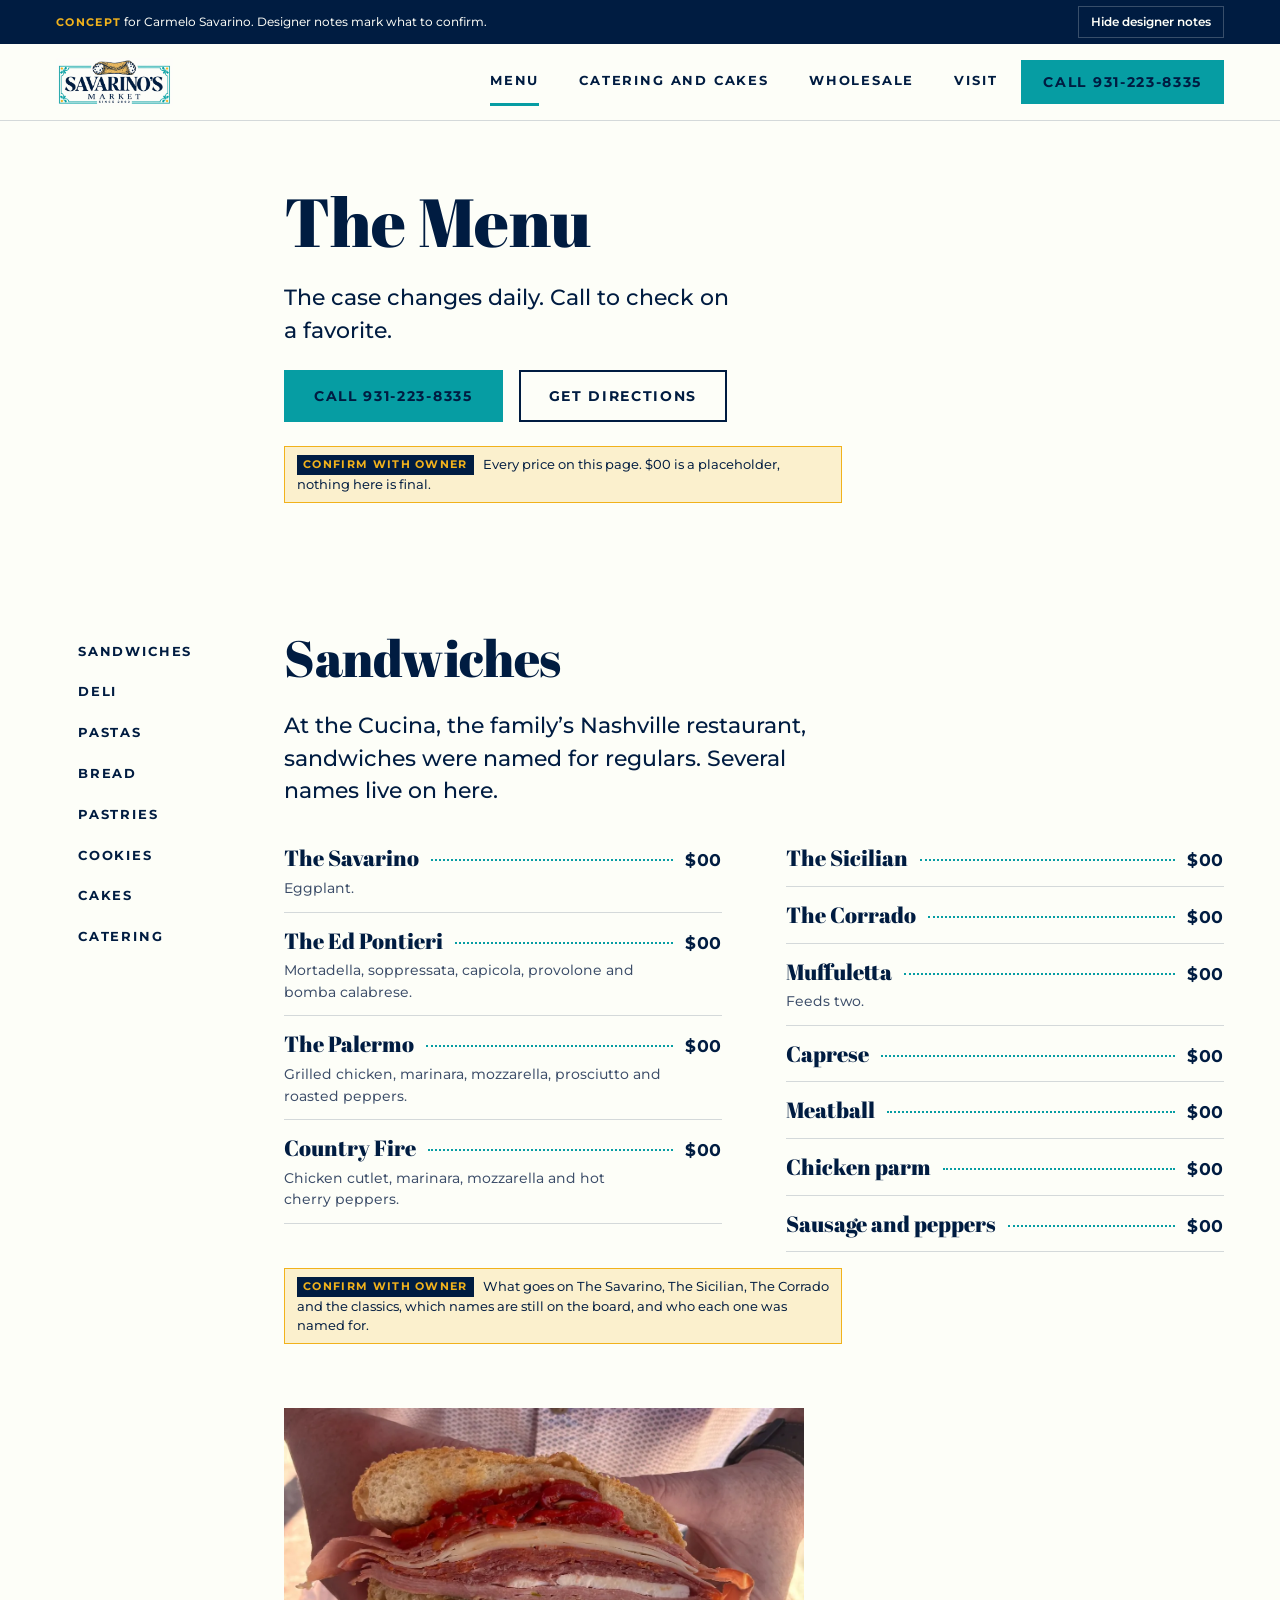
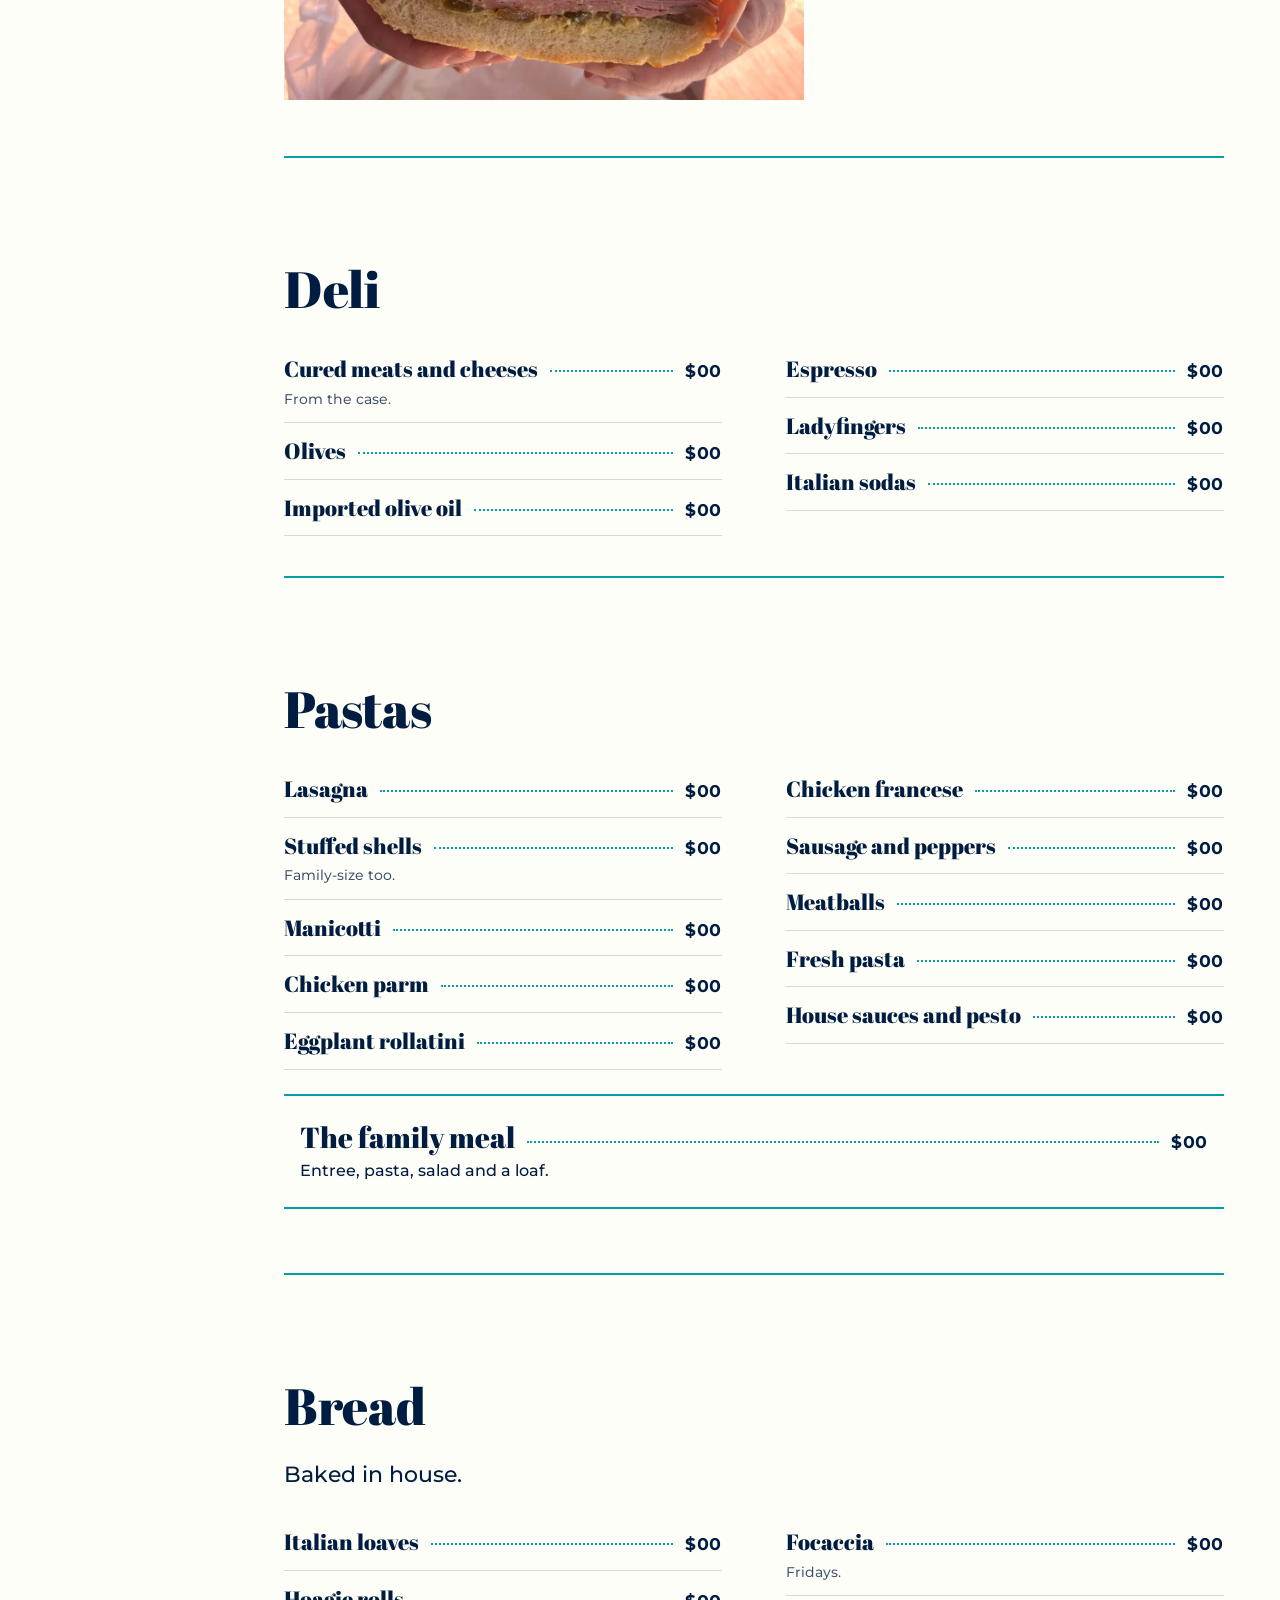
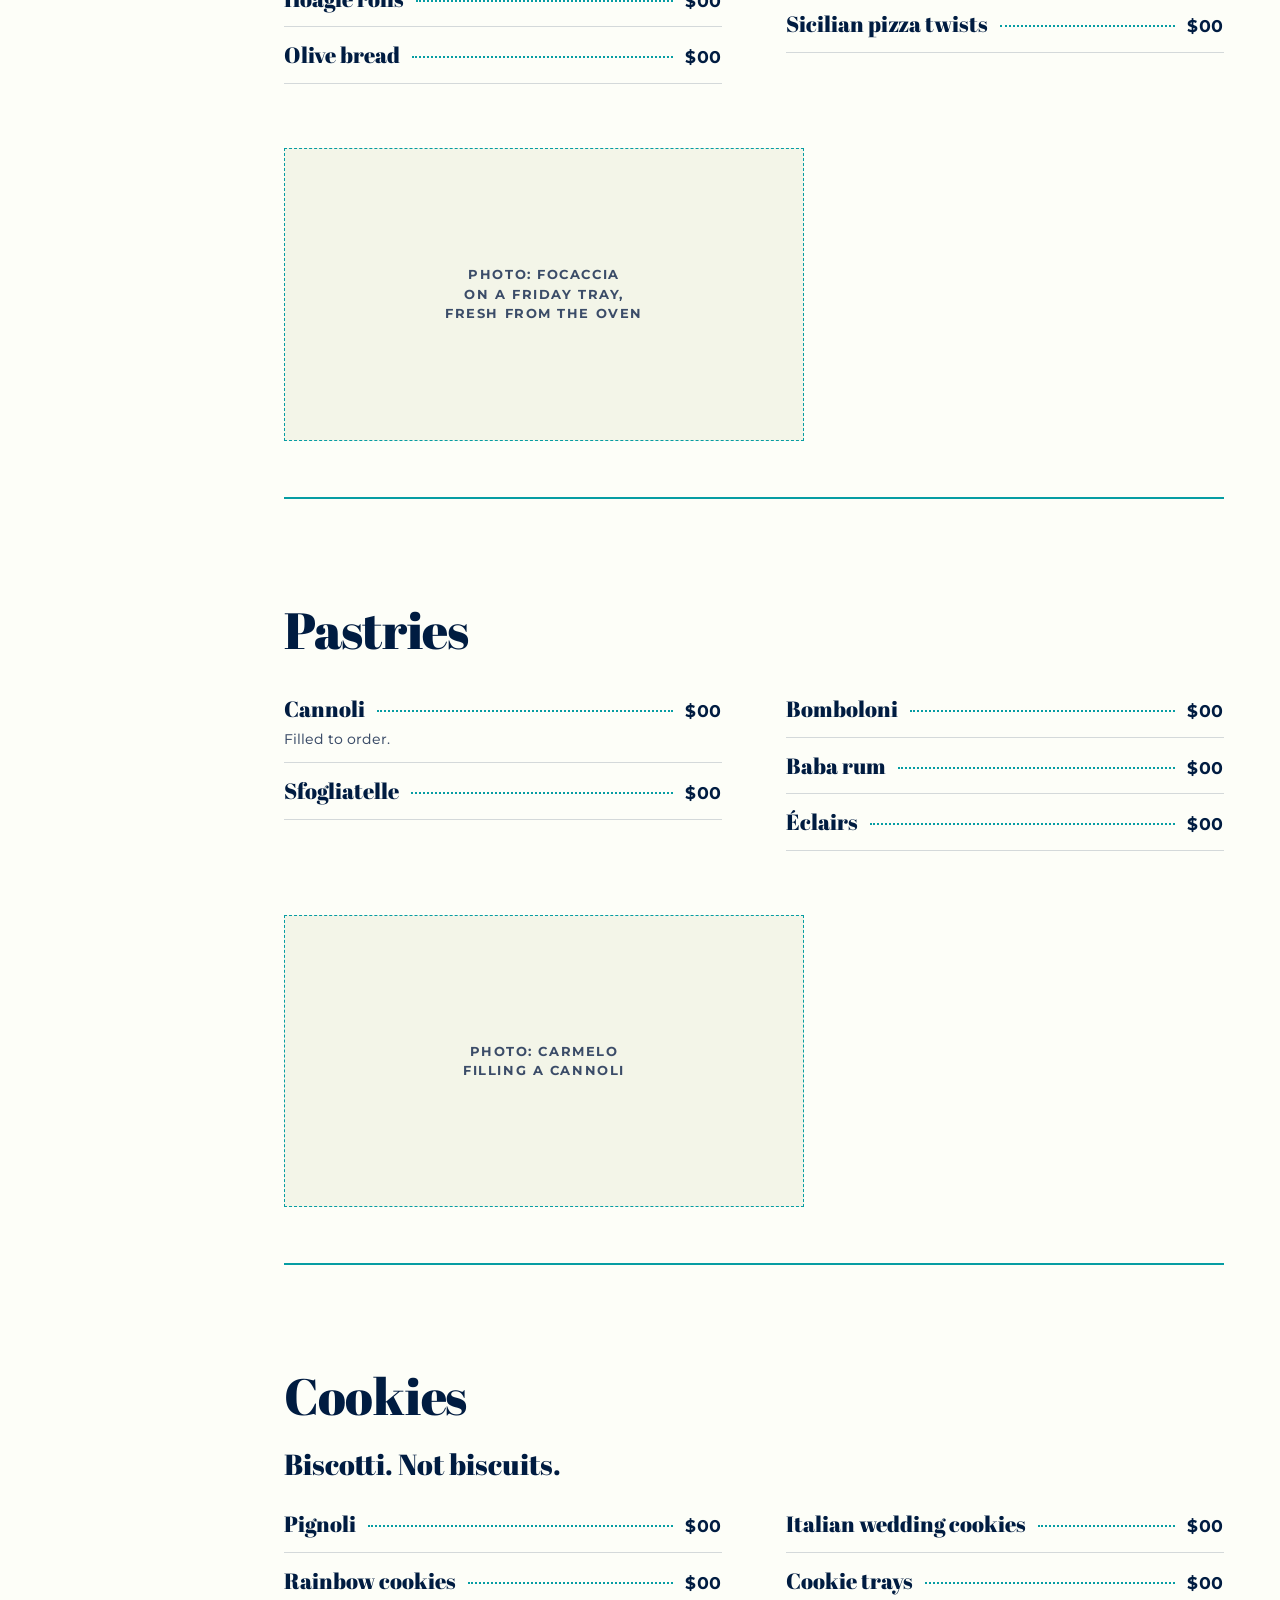
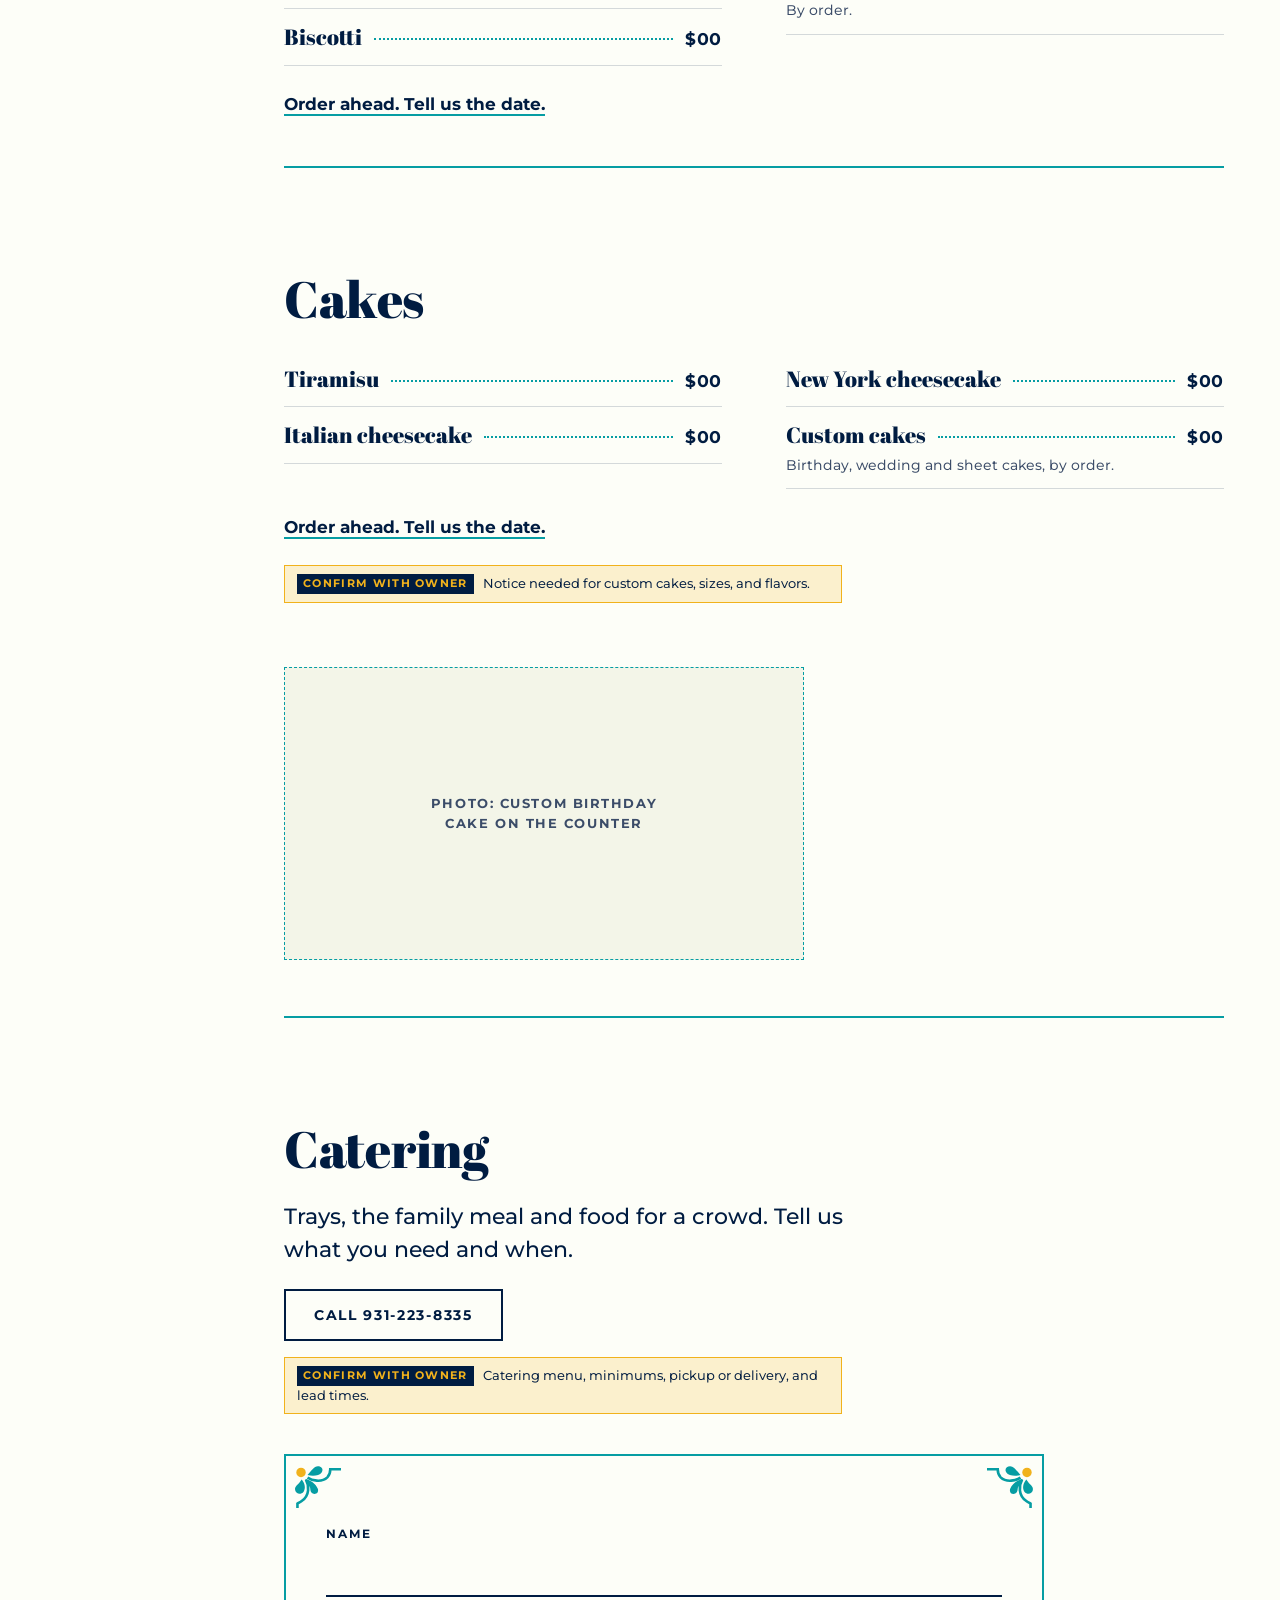
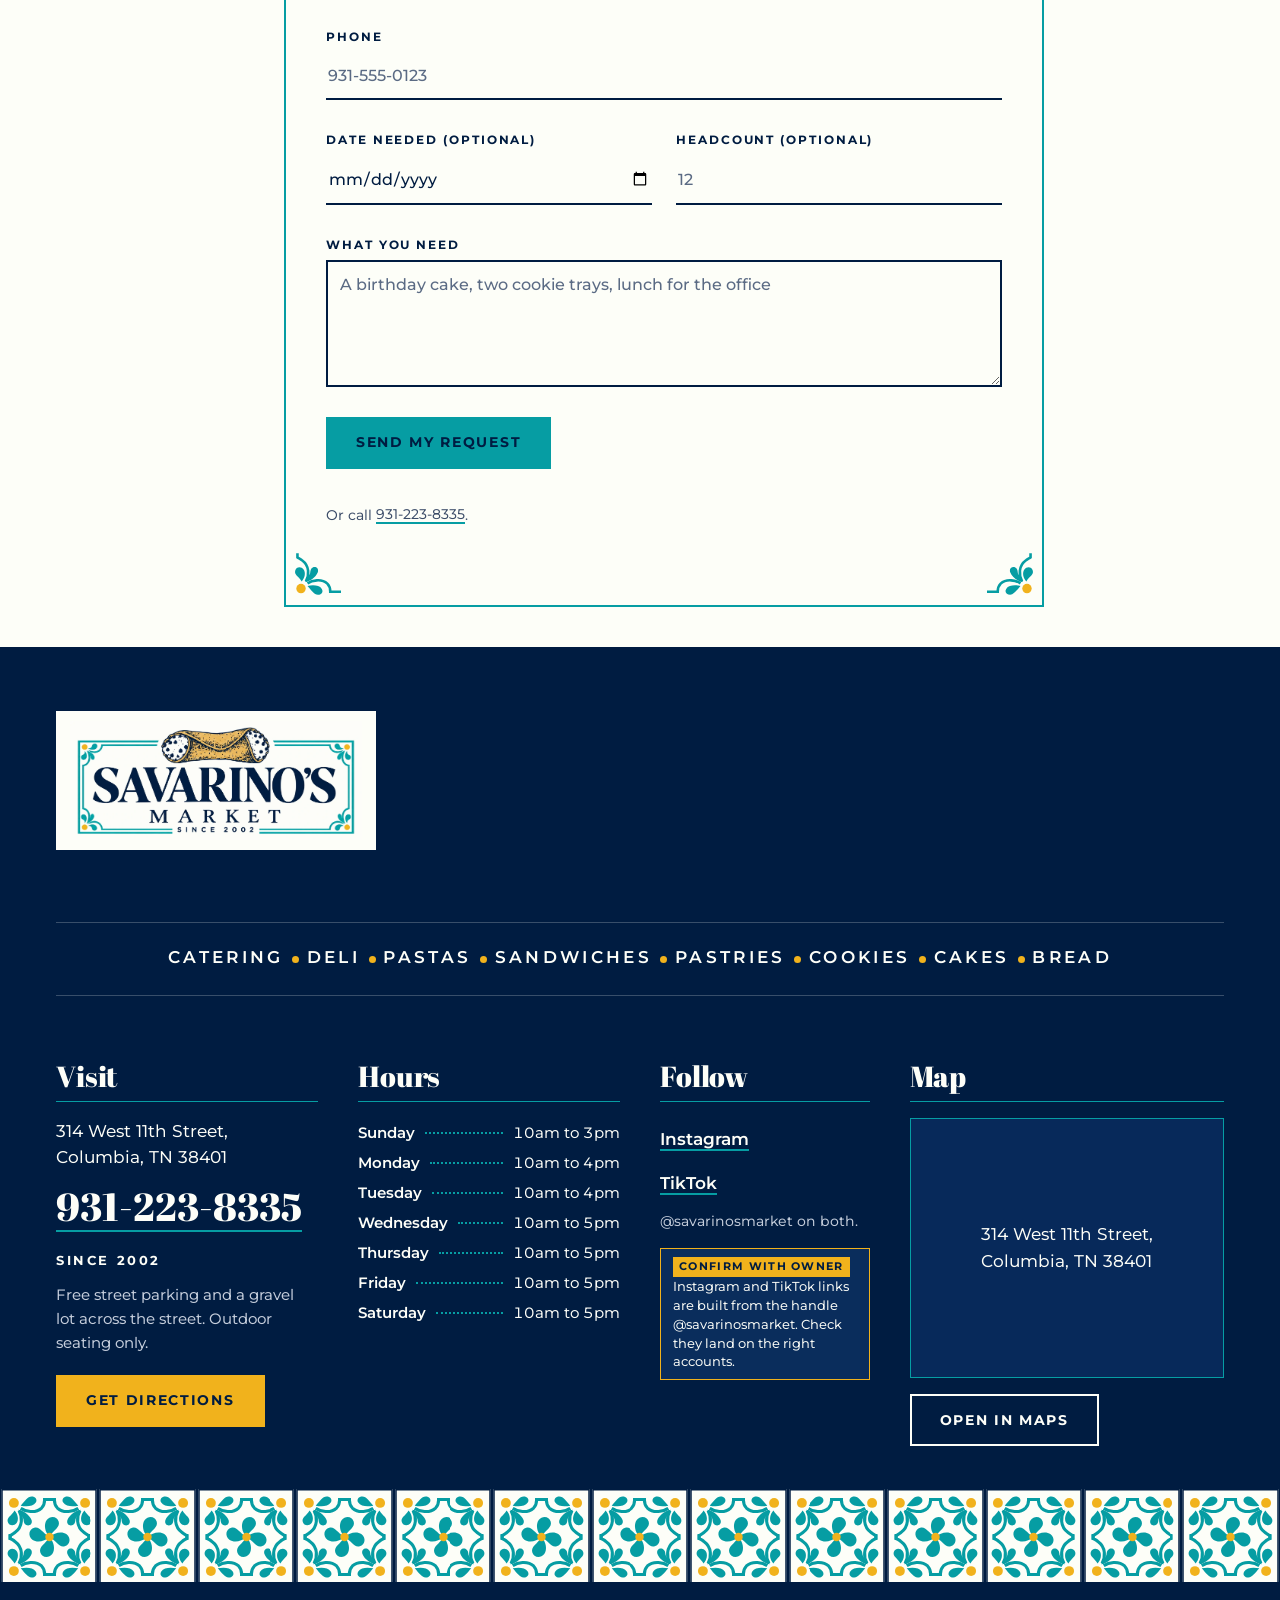
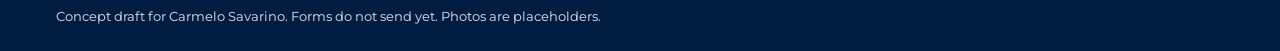
<file: site/menu.html>
<!doctype html>
<html lang="en" class="no-js">
<head>
<meta charset="utf-8">
<meta name="viewport" content="width=device-width, initial-scale=1, viewport-fit=cover">
<title>Menu | Savarino’s Market, Columbia, Tennessee</title>
<meta name="description" content="The Savarino’s menu: sandwiches, deli, pastas, bread, pastries, cookies, cakes and catering. The case changes daily, so call to check on a favorite.">
<meta name="theme-color" content="#001C41">
<meta name="robots" content="noindex, nofollow, noarchive, noimageindex">
<meta name="referrer" content="no-referrer">
<meta property="og:type" content="website">
<meta property="og:site_name" content="Savarino’s Market">
<meta property="og:title" content="Menu | Savarino’s Market">
<meta property="og:description" content="The Savarino’s menu: sandwiches, deli, pastas, bread, pastries, cookies, cakes and catering. The case changes daily, so call to check on a favorite.">
<link rel="icon" href="assets/img/favicon.svg" type="image/svg+xml">
<link rel="icon" href="assets/img/favicon-32.png" sizes="32x32" type="image/png">
<link rel="apple-touch-icon" href="assets/img/apple-touch-icon.png">
<script>document.documentElement.className=document.documentElement.className.replace("no-js","js")</script>
<link rel="preload" href="assets/fonts/abril-fatface-latin.woff2" as="font" type="font/woff2" crossorigin>
<link rel="preload" href="assets/fonts/montserrat-latin.woff2" as="font" type="font/woff2" crossorigin>
<link rel="stylesheet" href="assets/css/styles.css">

</head>
<body class="menu-page">
<a class="skip" href="#main">Skip to content</a>
<div class="concept-bar" role="region" aria-label="Concept notice"><div class="wrap">
<p><b>Concept</b> for Carmelo Savarino<span class="long">. Designer notes mark what to confirm.</span></p>
<button type="button" data-notes-toggle>Hide designer notes</button>
</div></div>
<header class="site-header">
<div class="wrap hdr">
<div class="hdr-id">
<a class="hdr-logo" href="index.html" aria-label="Savarino’s Market, home"><img src="assets/img/logo.webp" alt="Savarino’s Market, since 2002" width="1535" height="630"></a>
<span class="hdr-place caps" aria-hidden="true">Sicilian bakery and deli</span>
</div>
<nav class="hdr-nav" aria-label="Primary"><ul><li><a href="menu.html" aria-current="page">Menu</a></li><li><a href="index.html#catering-cakes">Catering and Cakes</a></li><li><a href="index.html#wholesale">Wholesale</a></li><li><a href="index.html#visit">Visit</a></li></ul></nav>
<a class="btn btn-teal hdr-call" href="tel:+19312238335">Call 931-223-8335</a>
<button class="hdr-toggle" type="button" aria-expanded="false" aria-controls="hdr-panel" aria-label="Site navigation"><span></span></button>
</div>
<nav class="hdr-panel" id="hdr-panel" aria-label="Primary, mobile"><a href="menu.html" aria-current="page">Menu</a><a href="index.html#catering-cakes">Catering and Cakes</a><a href="index.html#wholesale">Wholesale</a><a href="index.html#visit">Visit</a><a href="tel:+19312238335">Call 931-223-8335</a></nav>
</header>
<main id="main">
<section class="menu-hero field-ivory" aria-labelledby="menu-h">
<div class="wrap">
<div class="menu-hero-grid">
<div></div>
<div>
<h1 id="menu-h">The Menu</h1>
<p class="lede">The case changes daily. Call to check on a favorite.</p>
<div class="btn-row"><a class="btn btn-teal" href="tel:+19312238335">Call 931-223-8335</a><a class="btn btn-line" href="https://www.google.com/maps/dir/?api=1&destination=314+West+11th+Street%2C+Columbia%2C+TN+38401" rel="noopener">Get Directions</a></div>
<div class="menu-legend"><p class="dn" data-dn="prices"><b>CONFIRM WITH OWNER</b> Every price on this page. $00 is a placeholder, nothing here is final.</p></div>
</div>
</div>
</div>
</section>
<div class="wrap menu-grid">
<nav class="cat-nav" aria-label="Menu sections"><ul><li><a href="#sandwiches">Sandwiches</a></li><li><a href="#deli">Deli</a></li><li><a href="#pastas">Pastas</a></li><li><a href="#bread">Bread</a></li><li><a href="#pastries">Pastries</a></li><li><a href="#cookies">Cookies</a></li><li><a href="#cakes">Cakes</a></li><li><a href="#catering">Catering</a></li></ul></nav>
<div>
<section class="board field-ivory" id="sandwiches" aria-labelledby="sandwiches-h">
<div class="board-head"><h2 id="sandwiches-h">Sandwiches</h2></div>
<p class="board-intro">At the Cucina, the family’s Nashville restaurant, sandwiches were named for regulars. Several names live on here.</p>
<ul class="items items--2"><li class="item "><div class="item-top"><span class="item-name">The Savarino</span><span class="item-lead" aria-hidden="true"></span><span class="item-price">$00</span></div><p class="item-desc">Eggplant.</p></li><li class="item "><div class="item-top"><span class="item-name">The Ed Pontieri</span><span class="item-lead" aria-hidden="true"></span><span class="item-price">$00</span></div><p class="item-desc">Mortadella, soppressata, capicola, provolone and bomba calabrese.</p></li><li class="item "><div class="item-top"><span class="item-name">The Palermo</span><span class="item-lead" aria-hidden="true"></span><span class="item-price">$00</span></div><p class="item-desc">Grilled chicken, marinara, mozzarella, prosciutto and roasted peppers.</p></li><li class="item "><div class="item-top"><span class="item-name">Country Fire</span><span class="item-lead" aria-hidden="true"></span><span class="item-price">$00</span></div><p class="item-desc">Chicken cutlet, marinara, mozzarella and hot cherry peppers.</p></li><li class="item "><div class="item-top"><span class="item-name">The Sicilian</span><span class="item-lead" aria-hidden="true"></span><span class="item-price">$00</span></div></li><li class="item "><div class="item-top"><span class="item-name">The Corrado</span><span class="item-lead" aria-hidden="true"></span><span class="item-price">$00</span></div></li><li class="item "><div class="item-top"><span class="item-name">Muffuletta</span><span class="item-lead" aria-hidden="true"></span><span class="item-price">$00</span></div><p class="item-desc">Feeds two.</p></li><li class="item "><div class="item-top"><span class="item-name">Caprese</span><span class="item-lead" aria-hidden="true"></span><span class="item-price">$00</span></div></li><li class="item "><div class="item-top"><span class="item-name">Meatball</span><span class="item-lead" aria-hidden="true"></span><span class="item-price">$00</span></div></li><li class="item "><div class="item-top"><span class="item-name">Chicken parm</span><span class="item-lead" aria-hidden="true"></span><span class="item-price">$00</span></div></li><li class="item "><div class="item-top"><span class="item-name">Sausage and peppers</span><span class="item-lead" aria-hidden="true"></span><span class="item-price">$00</span></div></li></ul>
<p class="dn" data-dn="sandwiches"><b>CONFIRM WITH OWNER</b> What goes on The Savarino, The Sicilian, The Corrado and the classics, which names are still on the board, and who each one was named for.</p>
<figure class="photo photo--wide"><img src="assets/img/muffuletta.webp" alt="A muffuletta cut in half and held in two hands: layers of sliced meat and cheese, roasted red peppers and green relish on seeded bread, with the other half in a takeout box" width="1200" height="1600" loading="lazy"></figure>
</section><section class="board field-ivory" id="deli" aria-labelledby="deli-h">
<div class="board-head"><h2 id="deli-h">Deli</h2></div>

<ul class="items items--2"><li class="item "><div class="item-top"><span class="item-name">Cured meats and cheeses</span><span class="item-lead" aria-hidden="true"></span><span class="item-price">$00</span></div><p class="item-desc">From the case.</p></li><li class="item "><div class="item-top"><span class="item-name">Olives</span><span class="item-lead" aria-hidden="true"></span><span class="item-price">$00</span></div></li><li class="item "><div class="item-top"><span class="item-name">Imported olive oil</span><span class="item-lead" aria-hidden="true"></span><span class="item-price">$00</span></div></li><li class="item "><div class="item-top"><span class="item-name">Espresso</span><span class="item-lead" aria-hidden="true"></span><span class="item-price">$00</span></div></li><li class="item "><div class="item-top"><span class="item-name">Ladyfingers</span><span class="item-lead" aria-hidden="true"></span><span class="item-price">$00</span></div></li><li class="item "><div class="item-top"><span class="item-name">Italian sodas</span><span class="item-lead" aria-hidden="true"></span><span class="item-price">$00</span></div></li></ul>


</section><section class="board field-ivory" id="pastas" aria-labelledby="pastas-h">
<div class="board-head"><h2 id="pastas-h">Pastas</h2></div>

<ul class="items items--2"><li class="item "><div class="item-top"><span class="item-name">Lasagna</span><span class="item-lead" aria-hidden="true"></span><span class="item-price">$00</span></div></li><li class="item "><div class="item-top"><span class="item-name">Stuffed shells</span><span class="item-lead" aria-hidden="true"></span><span class="item-price">$00</span></div><p class="item-desc">Family-size too.</p></li><li class="item "><div class="item-top"><span class="item-name">Manicotti</span><span class="item-lead" aria-hidden="true"></span><span class="item-price">$00</span></div></li><li class="item "><div class="item-top"><span class="item-name">Chicken parm</span><span class="item-lead" aria-hidden="true"></span><span class="item-price">$00</span></div></li><li class="item "><div class="item-top"><span class="item-name">Eggplant rollatini</span><span class="item-lead" aria-hidden="true"></span><span class="item-price">$00</span></div></li><li class="item "><div class="item-top"><span class="item-name">Chicken francese</span><span class="item-lead" aria-hidden="true"></span><span class="item-price">$00</span></div></li><li class="item "><div class="item-top"><span class="item-name">Sausage and peppers</span><span class="item-lead" aria-hidden="true"></span><span class="item-price">$00</span></div></li><li class="item "><div class="item-top"><span class="item-name">Meatballs</span><span class="item-lead" aria-hidden="true"></span><span class="item-price">$00</span></div></li><li class="item "><div class="item-top"><span class="item-name">Fresh pasta</span><span class="item-lead" aria-hidden="true"></span><span class="item-price">$00</span></div></li><li class="item "><div class="item-top"><span class="item-name">House sauces and pesto</span><span class="item-lead" aria-hidden="true"></span><span class="item-price">$00</span></div></li></ul>
<ul class="items"><li class="item item--meal"><div class="item-top"><span class="item-name">The family meal</span><span class="item-lead" aria-hidden="true"></span><span class="item-price">$00</span></div><p class="item-desc">Entree, pasta, salad and a loaf.</p></li></ul>

</section><section class="board field-ivory" id="bread" aria-labelledby="bread-h">
<div class="board-head"><h2 id="bread-h">Bread</h2></div>
<p class="board-intro">Baked in house.</p>
<ul class="items items--2"><li class="item "><div class="item-top"><span class="item-name">Italian loaves</span><span class="item-lead" aria-hidden="true"></span><span class="item-price">$00</span></div></li><li class="item "><div class="item-top"><span class="item-name">Hoagie rolls</span><span class="item-lead" aria-hidden="true"></span><span class="item-price">$00</span></div></li><li class="item "><div class="item-top"><span class="item-name">Olive bread</span><span class="item-lead" aria-hidden="true"></span><span class="item-price">$00</span></div></li><li class="item "><div class="item-top"><span class="item-name">Focaccia</span><span class="item-lead" aria-hidden="true"></span><span class="item-price">$00</span></div><p class="item-desc">Fridays.</p></li><li class="item "><div class="item-top"><span class="item-name">Sicilian pizza twists</span><span class="item-lead" aria-hidden="true"></span><span class="item-price">$00</span></div></li></ul>

<div class="ph ph--wide"><span>PHOTO: focaccia on a Friday tray, fresh from the oven</span></div>
</section><section class="board field-ivory" id="pastries" aria-labelledby="pastries-h">
<div class="board-head"><h2 id="pastries-h">Pastries</h2></div>

<ul class="items items--2"><li class="item "><div class="item-top"><span class="item-name">Cannoli</span><span class="item-lead" aria-hidden="true"></span><span class="item-price">$00</span></div><p class="item-desc">Filled to order.</p></li><li class="item "><div class="item-top"><span class="item-name">Sfogliatelle</span><span class="item-lead" aria-hidden="true"></span><span class="item-price">$00</span></div></li><li class="item "><div class="item-top"><span class="item-name">Bomboloni</span><span class="item-lead" aria-hidden="true"></span><span class="item-price">$00</span></div></li><li class="item "><div class="item-top"><span class="item-name">Baba rum</span><span class="item-lead" aria-hidden="true"></span><span class="item-price">$00</span></div></li><li class="item "><div class="item-top"><span class="item-name">Éclairs</span><span class="item-lead" aria-hidden="true"></span><span class="item-price">$00</span></div></li></ul>

<div class="ph ph--wide"><span>PHOTO: Carmelo filling a cannoli</span></div>
</section><section class="board field-ivory" id="cookies" aria-labelledby="cookies-h">
<div class="board-head"><h2 id="cookies-h">Cookies</h2></div>
<p class="wink">Biscotti. Not biscuits.</p>
<ul class="items items--2"><li class="item "><div class="item-top"><span class="item-name">Pignoli</span><span class="item-lead" aria-hidden="true"></span><span class="item-price">$00</span></div></li><li class="item "><div class="item-top"><span class="item-name">Rainbow cookies</span><span class="item-lead" aria-hidden="true"></span><span class="item-price">$00</span></div></li><li class="item "><div class="item-top"><span class="item-name">Biscotti</span><span class="item-lead" aria-hidden="true"></span><span class="item-price">$00</span></div></li><li class="item "><div class="item-top"><span class="item-name">Italian wedding cookies</span><span class="item-lead" aria-hidden="true"></span><span class="item-price">$00</span></div></li><li class="item "><div class="item-top"><span class="item-name">Cookie trays</span><span class="item-lead" aria-hidden="true"></span><span class="item-price">$00</span></div><p class="item-desc">By order.</p></li></ul>
<p class="order-line"><a href="#order">Order ahead. Tell us the date.</a></p>

</section><section class="board field-ivory" id="cakes" aria-labelledby="cakes-h">
<div class="board-head"><h2 id="cakes-h">Cakes</h2></div>

<ul class="items items--2"><li class="item "><div class="item-top"><span class="item-name">Tiramisu</span><span class="item-lead" aria-hidden="true"></span><span class="item-price">$00</span></div></li><li class="item "><div class="item-top"><span class="item-name">Italian cheesecake</span><span class="item-lead" aria-hidden="true"></span><span class="item-price">$00</span></div></li><li class="item "><div class="item-top"><span class="item-name">New York cheesecake</span><span class="item-lead" aria-hidden="true"></span><span class="item-price">$00</span></div></li><li class="item "><div class="item-top"><span class="item-name">Custom cakes</span><span class="item-lead" aria-hidden="true"></span><span class="item-price">$00</span></div><p class="item-desc">Birthday, wedding and sheet cakes, by order.</p></li></ul>
<p class="order-line"><a href="#order">Order ahead. Tell us the date.</a></p><p class="dn" data-dn="cake-leads"><b>CONFIRM WITH OWNER</b> Notice needed for custom cakes, sizes, and flavors.</p>
<div class="ph ph--wide"><span>PHOTO: custom birthday cake on the counter</span></div>
</section>
<section class="board catering-board field-ivory" id="catering" aria-labelledby="catering-h">
<div class="board-head"><h2 id="catering-h">Catering</h2></div>
<p class="lede">Trays, the family meal and food for a crowd. Tell us what you need and when.</p>
<div class="btn-row"><a class="btn btn-line" href="tel:+19312238335">Call 931-223-8335</a></div>
<p class="dn" data-dn="catering-menu"><b>CONFIRM WITH OWNER</b> Catering menu, minimums, pickup or delivery, and lead times.</p>
<div class="form-wrap" id="order"><div class="framed framed--form"><i class="cn tl"></i><i class="cn tr"></i><i class="cn bl"></i><i class="cn br"></i><form class="form" data-form="catering" novalidate aria-label="Cake, tray and catering inquiry">
<div class="f"><label for="m-name">Name</label><input id="m-name" name="name" autocomplete="name" required data-error="Tell us your name."><span class="err" aria-live="polite"></span></div>
<div class="f"><label for="m-phone">Phone</label><input id="m-phone" name="phone" type="tel" inputmode="tel" autocomplete="tel" placeholder="931-555-0123" required data-error="We need a number to call you back."><span class="err" aria-live="polite"></span></div>
<div class="f-row">
<div class="f"><label for="m-date">Date needed (optional)</label><input id="m-date" name="date" type="date"><span class="err" aria-live="polite"></span></div>
<div class="f"><label for="m-count">Headcount (optional)</label><input id="m-count" name="headcount" type="number" min="1" inputmode="numeric" placeholder="12"><span class="err" aria-live="polite"></span></div>
</div>
<div class="f"><label for="m-need">What you need</label><textarea id="m-need" name="need" rows="4" placeholder="A birthday cake, two cookie trays, lunch for the office" required data-error="Tell us what you are after."></textarea><span class="err" aria-live="polite"></span></div>
<button class="btn btn-teal" type="submit">Send my request</button>
<p class="form-note">Or call <a href="tel:+19312238335">931-223-8335</a>.</p>
<div class="form-ok" hidden><h3>Nothing sent yet.</h3><p>This is a concept form. When the site goes live, your request goes to the family. For now, call <a href="tel:+19312238335">931-223-8335</a>.</p></div>
</form></div></div>
</section>
</div>
</div>
</main>
<footer class="site-footer" id="footer">
<div class="wrap foot">
<div class="foot-top">
<a class="foot-plate" href="index.html" aria-label="Savarino’s Market, home"><img src="assets/img/logo.webp" alt="Savarino’s Market, since 2002" width="1535" height="630" loading="lazy"></a>
</div>
<div class="foot-rule"><ul class="words words--foot" aria-label="Everything on the sign"><li><a href="menu.html#catering">Catering</a></li><li><a href="menu.html#deli">Deli</a></li><li><a href="menu.html#pastas">Pastas</a></li><li><a href="menu.html#sandwiches">Sandwiches</a></li><li><a href="menu.html#pastries">Pastries</a></li><li><a href="menu.html#cookies">Cookies</a></li><li><a href="menu.html#cakes">Cakes</a></li><li><a href="menu.html#bread">Bread</a></li></ul></div>
<div class="foot-cols">
<div class="foot-visit">
<h3>Visit</h3>
<address>314 West 11th Street, <span class="nw">Columbia, TN 38401</span></address>
<a class="foot-phone" href="tel:+19312238335">931-223-8335</a>
<p class="foot-since" style="margin-top:16px">Since 2002</p>
<p style="margin-top:12px;font-size:.9375rem;color:var(--ivory-on-navy)">Free street parking and a gravel lot across the street. Outdoor seating only.</p>
<div class="btn-row" style="margin-top:20px"><a class="btn btn-saffron" href="https://www.google.com/maps/dir/?api=1&destination=314+West+11th+Street%2C+Columbia%2C+TN+38401" rel="noopener">Get Directions</a></div>
</div>
<div>
<h3>Hours</h3>
<dl class="foot-hours" style="margin:0"><div><dt>Sunday</dt><span class="lead" aria-hidden="true"></span><dd>10am to 3pm</dd></div><div><dt>Monday</dt><span class="lead" aria-hidden="true"></span><dd>10am to 4pm</dd></div><div><dt>Tuesday</dt><span class="lead" aria-hidden="true"></span><dd>10am to 4pm</dd></div><div><dt>Wednesday</dt><span class="lead" aria-hidden="true"></span><dd>10am to 5pm</dd></div><div><dt>Thursday</dt><span class="lead" aria-hidden="true"></span><dd>10am to 5pm</dd></div><div><dt>Friday</dt><span class="lead" aria-hidden="true"></span><dd>10am to 5pm</dd></div><div><dt>Saturday</dt><span class="lead" aria-hidden="true"></span><dd>10am to 5pm</dd></div></dl>
</div>
<div>
<h3>Follow</h3>
<ul class="foot-social">
<li><a href="https://www.instagram.com/savarinosmarket" rel="noopener">Instagram</a></li>
<li><a href="https://www.tiktok.com/@savarinosmarket" rel="noopener">TikTok</a></li>
</ul>
<p class="foot-handle">@savarinosmarket on both.</p>
<p class="dn" data-dn="social"><b>CONFIRM WITH OWNER</b> Instagram and TikTok links are built from the handle @savarinosmarket. Check they land on the right accounts.</p>
</div>
<div>
<h3>Map</h3>
<div class="foot-map">
<div class="foot-map-fallback" aria-hidden="true"><p style="margin:0;max-width:none">314 West 11th Street, <span class="nw">Columbia, TN 38401</span></p></div>
<iframe title="Map to Savarino’s Market, 314 West 11th Street, Columbia, Tennessee" src="https://www.google.com/maps?q=314+West+11th+Street,+Columbia,+TN+38401&output=embed" loading="lazy" referrerpolicy="no-referrer"></iframe>
</div>
<a class="btn btn-line-light foot-map-link" href="https://www.google.com/maps/dir/?api=1&destination=314+West+11th+Street%2C+Columbia%2C+TN+38401" rel="noopener">Open in Maps</a>
</div>
</div>
</div>
<div class="tile-band" role="presentation"></div>
<div class="legal"><div class="wrap"><p>Concept draft for Carmelo Savarino. Forms do not send yet. Photos are placeholders.</p></div></div>
</footer>
<nav class="dock" aria-label="Quick actions">
<a href="tel:+19312238335">Call</a>
<a href="https://www.google.com/maps/dir/?api=1&destination=314+West+11th+Street%2C+Columbia%2C+TN+38401" rel="noopener">Directions</a>
<a href="menu.html" aria-current="page">Menu</a>
</nav>
<script src="assets/js/main.js" defer></script>
</body>
</html>
</file>
<file: site/assets/css/styles.css>
/* Savarino's Market: concept site.
   Palette sampled from the color logo. Two families: Abril Fatface (headings), Montserrat (everything read). */

@font-face {
  font-family: "Abril Fatface";
  src: url("../fonts/abril-fatface-latin.woff2") format("woff2");
  font-weight: 400;
  font-style: normal;
  font-display: swap;
}
@font-face {
  font-family: "Montserrat";
  src: url("../fonts/montserrat-latin.woff2") format("woff2");
  font-weight: 400 700;
  font-style: normal;
  font-display: swap;
}

:root {
  /* Logo palette */
  --navy: #001c41;
  --ivory: #fdfef8;
  --teal: #069da3;
  --saffron: #f1b21c;
  --gold: #f2bb5d; /* illustration only, never UI */

  /* Tints derived from the palette */
  --ivory-2: #f3f5e8;
  --navy-2: #3b4c68;      /* secondary text on ivory, 8.5:1 */
  --ivory-on-navy: #c5cedc; /* secondary text on navy */
  --hair: rgba(0, 28, 65, 0.16);
  --hair-light: rgba(253, 254, 248, 0.22);

  /* Field tokens, re-declared by .field-navy */
  --bg: var(--ivory);
  --fg: var(--navy);
  --fg-2: var(--navy-2);
  --rule: var(--teal);
  --ring: var(--navy);

  /* Type: 1.25 on phones to 1.333 at desktop */
  --font-display: "Abril Fatface", "Bodoni 72", Didot, Georgia, serif;
  --font-body: "Montserrat", "Avenir Next", "Segoe UI", system-ui, sans-serif;
  --t-1: 0.8125rem;
  --t0: clamp(1rem, 0.96rem + 0.1vw, 1.0625rem);
  --t1: clamp(1.25rem, 1.19rem + 0.257vw, 1.42rem);
  --t2: clamp(1.5625rem, 1.442rem + 0.495vw, 1.8875rem);
  --t3: clamp(1.9531rem, 1.744rem + 0.862vw, 2.519rem);
  --t4: clamp(2.4414rem, 2.094rem + 1.4vw, 3.356rem);
  --t5: clamp(3.0518rem, 2.519rem + 2.17vw, 4.475rem);

  /* Spacing beats (8px unit, 1 2 3 5 8 13) */
  --s1: 0.5rem;
  --s2: 1rem;
  --s3: 1.5rem;
  --s5: 2.5rem;
  --s8: 4rem;
  --s13: 6.5rem;

  --gutter: max(clamp(16px, 4.4vw, 56px), env(safe-area-inset-left, 0px), env(safe-area-inset-right, 0px));
  --maxw: 1440px;
  --ease: cubic-bezier(0.16, 1, 0.3, 1);
  --dur: 180ms;
}

*, *::before, *::after { box-sizing: border-box; }
html { -webkit-text-size-adjust: 100%; scroll-padding-top: 0; }
body {
  margin: 0;
  background: var(--ivory);
  color: var(--navy);
  font-family: var(--font-body);
  font-size: var(--t0);
  line-height: 1.6;
  font-weight: 450;
  -webkit-font-smoothing: antialiased;
  text-rendering: optimizeLegibility;
}
img, svg { display: block; max-width: 100%; }
h1, h2, h3, h4, p, ul, ol, dl, dd, figure { margin: 0; }
ul, ol { padding: 0; list-style: none; }
a { color: inherit; text-decoration-color: var(--teal); text-decoration-thickness: 2px; text-underline-offset: 0.22em; }
a:hover { text-decoration-color: currentColor; }
button { font: inherit; color: inherit; }
::selection { background: var(--teal); color: var(--navy); }
:focus-visible { outline: 3px solid var(--ring); outline-offset: 3px; border-radius: 2px; }
html { scrollbar-color: var(--teal) var(--ivory-2); scrollbar-width: thin; }

h1, h2, h3 { font-family: var(--font-display); font-weight: 400; letter-spacing: -0.005em; line-height: 1.06; text-wrap: balance; }
p { text-wrap: pretty; max-width: 62ch; }
.sr-only { position: absolute; width: 1px; height: 1px; overflow: hidden; clip-path: inset(50%); white-space: nowrap; }
.skip { position: absolute; left: 8px; top: -80px; z-index: 100; background: var(--navy); color: var(--ivory); padding: 12px 16px; font-weight: 700; }
.skip:focus { top: 8px; }

.wrap { width: 100%; max-width: var(--maxw); margin-inline: auto; padding-inline: var(--gutter); }

/* Fields own their ink */
.field-ivory { --bg: var(--ivory); --fg: var(--navy); --fg-2: var(--navy-2); --rule: var(--teal); --ring: var(--navy); background: var(--bg); color: var(--fg); }
.field-ivory-2 { --bg: var(--ivory-2); background: var(--bg); color: var(--fg); }
.field-navy { --bg: var(--navy); --fg: var(--ivory); --fg-2: var(--ivory-on-navy); --rule: var(--teal); --ring: var(--ivory); --hair: var(--hair-light); background: var(--bg); color: var(--fg); }

/* ---------- Labels, notes ---------- */
.caps { font-size: var(--t-1); font-weight: 700; letter-spacing: 0.16em; text-transform: uppercase; }

/* Designer notes: the one place saffron is allowed to shout. Toggleable. */
.dn {
  display: block;
  margin-top: var(--s2);
  padding: 8px 12px;
  background: #fbf0cd;
  color: var(--navy);
  border: 1px solid var(--saffron);
  font-size: 0.8125rem;
  line-height: 1.45;
  max-width: 62ch;
}
.dn b { font-weight: 700; letter-spacing: 0.12em; font-size: 0.6875rem; text-transform: uppercase; margin-right: 6px; background: var(--navy); color: var(--saffron); padding: 2px 6px; display: inline-block; vertical-align: 1px; }
.dn--inline { display: inline-block; margin: 0 0 0 8px; padding: 2px 8px; vertical-align: middle; }
.field-navy .dn, .site-footer .dn { background: #0a2d5c; border-color: var(--saffron); color: var(--ivory); }
.field-navy .dn b, .site-footer .dn b { background: var(--saffron); color: var(--navy); }
.notes-off .dn { display: none; }

.concept-bar { background: var(--navy); color: var(--ivory); font-size: 0.75rem; line-height: 1.4; }
.concept-bar .wrap { display: flex; align-items: center; justify-content: space-between; gap: var(--s2); padding-block: 6px; }
.concept-bar p { max-width: none; }
.concept-bar b { color: var(--saffron); letter-spacing: 0.12em; text-transform: uppercase; font-size: 0.6875rem; }
.concept-bar .long { display: none; }
@media (min-width: 40rem) { .concept-bar .long { display: inline; } }
.concept-bar button { background: none; border: 1px solid var(--hair-light); color: var(--ivory); padding: 6px 12px; min-height: 32px; font-size: 0.75rem; font-weight: 600; cursor: pointer; white-space: nowrap; }
.concept-bar button:hover { border-color: var(--saffron); }
.concept-bar :focus-visible { outline-color: var(--ivory); }

/* ---------- Buttons ---------- */
.btn {
  display: inline-flex; align-items: center; justify-content: center; gap: 10px;
  min-height: 52px; padding: 0 28px;
  font-family: var(--font-body); font-size: 0.875rem; font-weight: 700; letter-spacing: 0.12em; text-transform: uppercase;
  text-decoration: none; text-align: center;
  border: 2px solid var(--navy); border-radius: 0;
  cursor: pointer;
  transition: background-color 180ms var(--ease), color 180ms var(--ease), border-color 180ms var(--ease);
}
.btn-teal { background: var(--teal); color: var(--navy); border-color: var(--teal); }
.btn-teal:hover { background: var(--navy); color: var(--ivory); border-color: var(--navy); }
.btn-line { background: transparent; color: var(--navy); }
.btn-line:hover { background: var(--navy); color: var(--ivory); }
.btn-saffron { background: var(--saffron); color: var(--navy); border-color: var(--saffron); }
.btn-saffron:hover { background: var(--ivory); border-color: var(--ivory); }
.btn-line-light { background: transparent; color: var(--ivory); border-color: var(--ivory); }
.btn-line-light:hover { background: var(--ivory); color: var(--navy); }
.field-navy .btn-teal:hover { background: var(--ivory); color: var(--navy); border-color: var(--ivory); }
.btn:active { transform: translateY(1px); }
.btn-row { display: flex; flex-wrap: wrap; gap: var(--s2); }

/* ---------- Header ---------- */
.site-header { position: relative; z-index: 50; background: var(--ivory); }
.hdr { display: flex; align-items: center; justify-content: space-between; gap: var(--s3); min-height: 60px; }
.hdr-id { position: relative; display: flex; align-items: center; min-width: 120px; height: 48px; }
.hdr-logo { display: block; opacity: 1; }
.hdr-logo img { height: 48px; width: auto; }
.hdr-place { position: absolute; left: 0; top: 50%; transform: translateY(-50%); white-space: nowrap; color: var(--navy-2); opacity: 0; pointer-events: none; }
.js .home .hdr-logo { opacity: 0; visibility: hidden; transition: opacity 100ms linear, visibility 0s 100ms; }
.js .home .hdr-place { opacity: 1; transition: opacity 200ms var(--ease) 100ms; }
.js .home.past-hero .hdr-logo { opacity: 1; visibility: visible; transition: opacity 220ms var(--ease) 100ms, visibility 0s; }
.js .home.past-hero .hdr-place { opacity: 0; transition: opacity 100ms linear; }
.hdr-nav { display: none; }
.hdr-nav ul { display: flex; gap: var(--s5); }
.hdr-nav a { display: inline-block; padding: 12px 0; font-size: 0.8125rem; font-weight: 700; letter-spacing: 0.14em; text-transform: uppercase; text-decoration: none; border-bottom: 3px solid transparent; }
.hdr-nav a:hover, .hdr-nav a[aria-current="page"] { border-bottom-color: var(--teal); }
.hdr-call { display: none; min-height: 44px; padding: 0 20px; white-space: nowrap; }
.hdr-toggle { width: 44px; height: 44px; display: grid; place-items: center; background: none; border: 2px solid var(--navy); cursor: pointer; }
.hdr-toggle span, .hdr-toggle span::before { display: block; width: 20px; height: 2px; background: var(--navy); position: relative; }
.hdr-toggle span::before { content: ""; position: absolute; top: -6px; left: 0; }
.hdr-toggle span::after { content: ""; position: absolute; top: 6px; left: 0; width: 20px; height: 2px; background: var(--navy); }
.hdr-panel { display: none; border-top: 1px solid var(--hair); background: var(--ivory); }
.hdr-panel.open { display: block; }
.hdr-panel a { display: flex; align-items: center; min-height: 56px; padding-inline: var(--gutter); font-weight: 700; letter-spacing: 0.14em; text-transform: uppercase; font-size: 0.875rem; text-decoration: none; border-bottom: 1px solid var(--hair); }
.hdr-panel a[aria-current="page"]::before { content: ""; width: 10px; height: 10px; margin-right: 12px; border-radius: 50%; background: var(--saffron); border: 2px solid var(--navy); }

@media (min-width: 56rem) {
  .site-header { position: sticky; top: env(safe-area-inset-top, 0px); border-bottom: 1px solid transparent; transition: border-color var(--dur) var(--ease); }
  .past-hero .site-header, .menu-page .site-header { border-bottom-color: var(--hair); }
  .hdr { min-height: 76px; }
  .hdr-nav { display: block; margin-left: auto; }
  .hdr-call { display: inline-flex; }
  .hdr-toggle, .hdr-panel { display: none !important; }
}
.menu-page .site-header { position: relative; }
@media (min-width: 56rem) { .menu-page .site-header { position: sticky; } }

/* ---------- Hero ---------- */
.hero { padding-block: var(--s1) var(--s8); }
.words { --sep: 1.6em; display: grid; grid-template-columns: repeat(2, minmax(0, 1fr)); column-gap: var(--sep); margin-inline: auto; font-size: clamp(0.9375rem, 0.75rem + 1vw, 1.375rem); font-weight: 600; letter-spacing: 0.24em; text-transform: uppercase; }
.words li { position: relative; }
.words li:nth-child(odd) { text-align: right; }
.words li:nth-child(even) { text-align: left; }
.words a { position: relative; display: block; padding: 0.55em 0.1em; text-decoration: none; border-bottom: 2px solid transparent; line-height: 1.2; }
.words a::after { content: ""; position: absolute; inset: -4px -6px; }
.words a:hover { border-bottom-color: var(--teal); }
.words li::after { content: ""; display: none; position: absolute; left: calc(100% + var(--sep) / 2 - 3px); top: 50%; width: 6px; height: 6px; margin-top: -3px; border-radius: 50%; background: var(--saffron); }
.words li:nth-child(odd)::after { display: block; }
.words--bottom { margin-top: 0; }
.hero-logo { margin-block: 12px; }
.hero-logo img { width: min(100%, 44rem); height: auto; margin-inline: auto; }
.hero-info { display: grid; gap: var(--s2); margin-top: var(--s3); grid-template-areas: "line" "where" "cta" "note"; }
.hero-line { grid-area: line; }
.hero-where-block { grid-area: where; }
.hero-cta { grid-area: cta; }
.hero-note { grid-area: note; }
.hero-line { font-family: var(--font-display); font-size: var(--t3); line-height: 1.08; max-width: 16ch; text-wrap: balance; }
.hero-line span { display: block; }
.status { display: flex; align-items: center; gap: 12px; font-size: var(--t1); font-weight: 700; line-height: 1.25; }
.status-dot { flex: none; width: 14px; height: 14px; border-radius: 50%; border: 2px solid var(--navy); background: transparent; }
.status[data-open="true"] .status-dot { background: var(--saffron); }
.hero-where { margin-top: var(--s2); font-style: normal; font-size: var(--t0); }
.hero-where strong { display: block; font-weight: 700; }
.hero-phone { display: inline-flex; align-items: center; min-height: 44px; margin-top: var(--s1); font-family: var(--font-display); font-size: var(--t2); line-height: 1.1; text-decoration: underline; text-decoration-color: var(--teal); text-decoration-thickness: 3px; text-underline-offset: 0.18em; }
.hero-phone:hover { text-decoration-color: var(--navy); }
.hero-since { margin-top: 0; color: var(--navy-2); font-size: 0.9375rem; max-width: 36ch; line-height: 1.5; }
.hero-since b { font-weight: 700; color: var(--navy); }
.hero-cta .btn-row { gap: 10px; flex-wrap: nowrap; }
.hero-cta .btn { flex: 1 1 0; min-width: 0; padding: 0 8px; letter-spacing: 0.08em; font-size: 0.8125rem; }
@media (min-width: 40rem) { .hero-cta .btn { flex: 0 0 auto; padding: 0 28px; letter-spacing: 0.12em; font-size: 0.875rem; } .hero-cta .btn-row { gap: var(--s2); } }

@media (min-width: 56rem) {
  .hero { padding-block: var(--s2) var(--s13); }
  .hero-logo { margin-block: var(--s2); }
  .hero-info { grid-template-columns: minmax(0, 8fr) minmax(0, 4fr); grid-template-areas: "line where" "cta where" "note where"; column-gap: var(--s8); row-gap: var(--s3); align-items: start; margin-top: var(--s3); }
  .hero-line { font-size: clamp(2.2rem, 1.2rem + 1.7vw, 3.1rem); max-width: 30ch; }
  .hero-line span { white-space: nowrap; }
  .words { --sep: 2.4em; display: flex; justify-content: center; gap: var(--sep); letter-spacing: 0.26em; }
  .words li:nth-child(odd), .words li:nth-child(even) { text-align: center; }
  .words li::after { display: block; width: 7px; height: 7px; }
  .words li:last-child::after { display: none; }
}

/* ---------- Section scaffolding: rail and field ---------- */
.sec { padding-block: var(--s8); }
@media (min-width: 56rem) { .sec { padding-block: var(--s13); } }
.rf { display: grid; gap: var(--s3); border-top: 2px solid var(--rule); padding-top: var(--s3); }
.rf > .rail h2 { font-size: var(--t3); }
@media (min-width: 56rem) {
  .rf { grid-template-columns: minmax(0, 2fr) minmax(0, 10fr); column-gap: var(--s5); padding-top: var(--s5); }
  .rf > .rail h2 { font-size: clamp(1.75rem, 1.2rem + 1.1vw, 2.4rem); }
}
.lede { font-size: var(--t1); line-height: 1.45; font-weight: 500; max-width: 38ch; }

/* ---------- Know before you go ---------- */
.know { display: grid; gap: var(--s5); grid-template-areas: "hours" "photo" "points" "diagram"; }
.know-hours { grid-area: hours; }
.know-points { grid-area: points; }
.know-diagram { grid-area: diagram; }
.know-photo { grid-area: photo; }
.hours { width: 100%; border-collapse: collapse; }
.hours caption { text-align: left; }
.hours tr { display: grid; grid-template-columns: auto 1fr auto; align-items: baseline; gap: 10px; padding-block: 10px; }
.hours th { text-align: left; font-weight: 600; }
.hours td.lead { border-bottom: 2px dotted var(--teal); transform: translateY(-5px); min-width: 12px; }
.hours td:last-child { font-weight: 600; font-variant-numeric: tabular-nums; white-space: nowrap; }
.hours tr.today { font-weight: 700; }
.hours tr.today th::after { content: ""; display: inline-block; width: 10px; height: 10px; border-radius: 50%; background: var(--saffron); margin-left: 10px; }
.hours tr.today th { padding-left: 0; }
.hours tr.today th, .hours tr.today td:last-child { font-weight: 700; }
.know-hours h3, .know-points h3 { font-size: var(--t2); margin-bottom: var(--s2); }
.points { display: grid; gap: 0; }
.points li { padding-block: var(--s2); border-top: 1px solid var(--hair); }
.points li:first-child { border-top: 0; padding-top: 0; }
.points h4 { font-family: var(--font-display); font-weight: 400; font-size: var(--t1); line-height: 1.15; margin: 0 0 4px; }
.points p { color: var(--fg); }
.parking { margin-top: var(--s5); display: grid; gap: var(--s2); align-items: start; }
.parking figure { max-width: 440px; }
.parking svg { width: 100%; height: auto; }
.parking figcaption { margin-top: var(--s1); font-size: 0.8125rem; color: var(--fg-2); }
@media (min-width: 56rem) {
  .know { grid-template-columns: minmax(0, 5fr) minmax(0, 5fr); column-gap: var(--s8); row-gap: var(--s5); grid-template-areas: "hours points" "diagram points" "diagram photo"; align-items: start; }
}

/* ---------- Everything on the sign ---------- */
.sign-row + .sign-row { margin-top: var(--s8); }
.row-label { font-family: var(--font-display); font-weight: 400; font-size: var(--t1); letter-spacing: 0; line-height: 1.2; margin-bottom: var(--s2); padding-bottom: var(--s1); border-bottom: 2px dotted var(--navy); }
.blocks { display: grid; grid-template-columns: repeat(2, minmax(0, 1fr)); }
.block { position: relative; border-top: 1px solid var(--teal); }
.block:nth-child(even) { border-left: 1px solid var(--teal); }
.block a { display: flex; flex-direction: column; height: 100%; min-height: 168px; padding: var(--s3) var(--s2) var(--s2); text-decoration: none; transition: background-color var(--dur) var(--ease); }
.block a:hover { background: var(--ivory-2); }
.block h4 { font-family: var(--font-display); font-weight: 400; font-size: calc(var(--t2) * var(--k, 1)); line-height: 1.02; letter-spacing: -0.005em; margin-bottom: var(--s1); }
.block p { font-size: 0.9rem; line-height: 1.5; color: var(--navy-2); }
.block .go { margin-top: auto; flex: none; width: 34px; height: 16px; }
.block p { margin-bottom: var(--s2); }
.block--star { background: var(--navy); color: var(--ivory); border-top-color: var(--navy); }
.block--star p { color: var(--ivory-on-navy); }
.block--star a:hover { background: #0a2d5c; }
.block--star .go path { stroke: var(--saffron); }
/* the sign's dot separators */
.block:nth-child(even)::before, .block:nth-child(n+2)::before { content: none; }
.dot-top { display: none; }
@media (min-width: 56rem) {
  .blocks { grid-template-columns: var(--cols); }
  .sign-row:nth-of-type(1) .blocks { --cols: 1fr 0.9fr 1fr 1.45fr; }
  .sign-row:nth-of-type(2) .blocks { --cols: 1.45fr 1fr 0.9fr 1fr; }
  .block:nth-child(even) { border-left: 0; }
  .block + .block { border-left: 1px solid var(--teal); }
  .block + .block::before { content: ""; position: absolute; left: -4px; top: -4px; width: 7px; height: 7px; border-radius: 50%; background: var(--saffron); z-index: 1; }
  .block--star + .block::before, .block + .block--star::before { background: var(--saffron); }
  .block a { min-height: 220px; padding: var(--s3) var(--s3) var(--s3); }
  .block p { font-size: 0.9375rem; }
}

/* ---------- Crowd favorites ---------- */
.fav-head { font-size: var(--t4); max-width: 18ch; margin-bottom: var(--s5); }
.favs { display: grid; gap: var(--s8); }
.fav { border-top: 1px solid var(--teal); padding-top: var(--s2); }
.fav h3 { font-size: var(--t3); margin-bottom: var(--s1); }
.fav p { max-width: 40ch; color: var(--navy-2); }
.ph { position: relative; display: grid; place-items: center; text-align: center; aspect-ratio: 4 / 3; background: var(--ivory-2); border: 1px dashed var(--teal); padding: var(--s3); margin-bottom: var(--s2); }
.ph span { max-width: 28ch; font-size: 0.8125rem; font-weight: 700; letter-spacing: 0.12em; text-transform: uppercase; color: var(--navy-2); line-height: 1.5; }
.ph--wide { aspect-ratio: 16 / 9; }
/* A real photo in a placeholder slot */
.photo { margin: 0 0 var(--s2); }
.photo img { display: block; width: 100%; height: auto; aspect-ratio: 4 / 3; object-fit: cover; object-position: 50% 47%; background: var(--ivory-2); }
.photo--wide img { aspect-ratio: 16 / 9; }
.photo figcaption { margin-top: var(--s1); font-size: 0.8125rem; line-height: 1.45; color: var(--navy-2); max-width: 52ch; }
.photo figcaption b { font-weight: 700; letter-spacing: 0.12em; text-transform: uppercase; font-size: 0.6875rem; background: var(--navy); color: var(--saffron); padding: 2px 6px; margin-right: 6px; display: inline-block; }
.board .photo { margin-top: var(--s3); max-width: 520px; }
@media (min-width: 56rem) { .board .photo { margin-top: var(--s8); } }
.ph--tall { aspect-ratio: 4 / 3; }
.field-navy .ph { background: #07295a; border-color: var(--teal); }
.field-navy .ph span { color: var(--ivory-on-navy); }

/* Framed panel with the logo's corner flourishes */
.framed { position: relative; border: 2px solid var(--teal); padding: var(--s5) var(--s3); background: var(--ivory); }
.framed--form { padding: 4.25rem var(--s3); }
@media (min-width: 56rem) { .framed--form { padding: 4.25rem var(--s5); } }
.cn { position: absolute; width: 52px; height: 49px; background: url("../img/ornament-corner.svg") no-repeat center / contain; pointer-events: none; }
.cn.tl { top: 3px; left: 3px; }
.cn.tr { top: 3px; right: 3px; transform: scaleX(-1); }
.cn.bl { bottom: 3px; left: 3px; transform: scaleY(-1); }
.cn.br { bottom: 3px; right: 3px; transform: scale(-1, -1); }

/* The delight: fill the cannoli */
.stage { display: grid; gap: var(--s3); justify-items: center; text-align: center; }
.stage-copy h3 { font-size: var(--t3); margin-bottom: var(--s1); }
.stage-copy p { margin-inline: auto; color: var(--navy-2); text-wrap: balance; }
.cannoli { position: relative; width: min(100%, 560px); aspect-ratio: 584 / 217; cursor: pointer; -webkit-tap-highlight-color: transparent; touch-action: manipulation; }
.cannoli img { position: absolute; inset: 0; width: 100%; height: 100%; }
.cannoli .c-empty, .cannoli .c-fill { display: none; }
.js .cannoli .c-full { display: none; }
.js .cannoli .c-empty { display: block; }
.js .cannoli .c-fill { display: block; clip-path: circle(0% at var(--ox) var(--oy)); transition: clip-path 1500ms cubic-bezier(0.4, 0, 0.2, 1); }
.cannoli .c-fill.l { --ox: 13.8%; --oy: 56.6%; }
.cannoli .c-fill.r { --ox: 86.9%; --oy: 49.3%; transition-delay: 350ms; }
.stage.filled .c-fill { clip-path: circle(46% at var(--ox) var(--oy)); }
/* emptying is quick; filling is the slow, savoured direction */
.js .stage:not(.filled) .cannoli .c-fill, .js .stage:not(.filled) .cannoli .c-fill.r { transition-duration: 450ms; transition-delay: 0ms; transition-timing-function: cubic-bezier(0.4, 0, 1, 1); }
.stage .btn { min-width: 220px; }
.stage .stage-status { color: var(--navy); max-width: none; font-family: var(--font-display); font-size: var(--t2); line-height: 1.1; min-height: 2.3em; text-wrap: balance; }
.stage.landed .btn { background: transparent; color: var(--navy); border-color: var(--navy); }
.stage.landed .btn:hover { background: var(--navy); color: var(--ivory); }
.stage-next { display: inline-flex; align-items: center; min-height: 44px; font-weight: 700; visibility: hidden; }
.stage.landed .stage-next { visibility: visible; }
.no-js .stage .btn, .no-js .stage-status { display: none; }
.no-js .cannoli { pointer-events: none; cursor: default; }
.no-js .stage-next, .no-js .js-only { display: none; }

@media (min-width: 56rem) {
  .fav-head { max-width: 22ch; }
  .favs { grid-template-columns: repeat(12, minmax(0, 1fr)); column-gap: var(--s5); row-gap: var(--s8); align-items: start; }
  .fav--muff { grid-column: 1 / span 5; }
  .fav--cannoli { grid-column: 6 / span 7; }
  .fav--foc { grid-column: 1 / span 5; }
  .fav--shells { grid-column: 6 / span 7; }
  .fav--cannoli { border-top: 0; padding-top: 0; }
  .stage { grid-template-columns: 1fr; padding-block: var(--s2); }
}

/* ---------- Catering and cakes ---------- */
.cat-head { font-size: var(--t4); max-width: 17ch; margin-bottom: var(--s5); }
.cat-grid { display: grid; gap: var(--s8); }
.offer { margin-top: var(--s5); }
.offer li { padding-block: var(--s2); border-top: 1px solid var(--hair); }
.offer li:last-child { border-bottom: 1px solid var(--hair); }
.offer h3 { font-size: var(--t2); margin-bottom: 4px; }
.offer p { color: var(--navy-2); font-size: 0.9375rem; max-width: 44ch; }
.cat-call { margin-top: var(--s5); }
.cat-call p { margin-bottom: var(--s2); font-weight: 600; }
@media (min-width: 56rem) {
  .cat-grid { grid-template-columns: minmax(0, 5fr) minmax(0, 6fr); column-gap: var(--s8); align-items: start; }
}

/* Forms */
.form { display: grid; gap: var(--s3); position: relative; }
.form .f { display: grid; gap: 6px; }
.form label { font-size: 0.75rem; font-weight: 700; letter-spacing: 0.16em; text-transform: uppercase; }
.form input, .form textarea, .form select {
  width: 100%; min-height: 48px; padding: 10px 2px;
  font: inherit; font-size: 1rem; font-weight: 500; color: inherit;
  background: transparent; border: 0; border-bottom: 2px solid var(--navy); border-radius: 0;
}
.form textarea { min-height: 112px; resize: vertical; border: 2px solid var(--navy); padding: 10px 12px; }
.form input::placeholder, .form textarea::placeholder { color: #5b6b84; opacity: 1; }
.form input:focus-visible, .form textarea:focus-visible { outline: 3px solid var(--teal); outline-offset: 2px; }
.form .f-row { display: grid; gap: var(--s3); }
.form .btn { justify-self: start; min-width: 220px; }
.form-note { font-size: 0.875rem; color: var(--fg-2); }
.form-ok { padding: var(--s3); border: 2px solid var(--teal); background: var(--ivory-2); }
.form-ok h3 { font-size: var(--t2); margin-bottom: var(--s1); }
.form [aria-invalid="true"] { border-color: #b3261e; }
.err { color: #9c1c15; font-size: 0.8125rem; font-weight: 600; min-height: 0; }
.field-navy .form input, .field-navy .form textarea { border-color: var(--ivory); color: var(--ivory); }
.field-navy .form input::placeholder, .field-navy .form textarea::placeholder { color: var(--ivory-on-navy); }
.field-navy .form-ok { background: #07295a; }
.field-navy .err { color: #ffb4ab; }
@media (min-width: 40rem) { .form .f-row { grid-template-columns: 1fr 1fr; } }

/* ---------- Wholesale ---------- */
.wholesale .wrap { display: grid; gap: var(--s5); }
.wholesale h2 { font-size: var(--t5); max-width: 12ch; }
.wholesale .lede { color: var(--ivory); max-width: 34ch; margin-top: var(--s3); }
.wholesale details { margin-top: var(--s3); }
.wholesale summary { list-style: none; cursor: pointer; display: inline-flex; }
.wholesale summary::-webkit-details-marker { display: none; }
.wholesale details[open] summary { margin-bottom: var(--s5); }
.wholesale details[open] summary .btn { background: var(--ivory); border-color: var(--ivory); }
.wholesale .ws-side { align-self: end; }
@media (min-width: 56rem) {
  .wholesale .wrap { grid-template-columns: minmax(0, 7fr) minmax(0, 4fr); column-gap: var(--s8); }
  .wholesale .ws-main { grid-column: 1; }
  .wholesale .ws-side { grid-column: 2; grid-row: 1; }
  .wholesale details { grid-column: 1 / -1; }
}
.ws-form { max-width: 720px; }

/* ---------- Proof ---------- */
.proof-top { display: grid; gap: var(--s5); }
.stars { display: flex; gap: 6px; margin-bottom: var(--s2); }
.stars svg { width: 30px; height: 30px; }
.rating { font-family: var(--font-display); font-size: var(--t4); line-height: 1.05; }
.rating small { display: block; font-family: var(--font-body); font-size: var(--t0); font-weight: 600; margin-top: var(--s1); }
.honor > p:not(.dn) { font-size: var(--t1); font-weight: 500; line-height: 1.4; max-width: 30ch; }
.honor strong { font-weight: 700; }
.honor > p.ddd { margin-top: var(--s3); font-size: var(--t0); line-height: 1.55; color: var(--navy-2); font-weight: 500; max-width: 46ch; }
.slots { display: grid; gap: var(--s5); margin-top: var(--s8); }
.slot { margin: 0; position: relative; padding: var(--s3) var(--s3) var(--s3); border: 1px dashed var(--teal); }
.slot::before { content: "\201C"; position: absolute; top: -0.1em; left: 14px; font-family: var(--font-display); font-size: 5rem; line-height: 1; color: var(--teal); background: var(--ivory); padding-inline: 6px; height: 0.5em; }
.slot b { display: block; font-size: 0.8125rem; letter-spacing: 0.16em; text-transform: uppercase; margin-top: var(--s2); }
.slot p { color: var(--navy-2); margin-top: 6px; font-size: 0.9375rem; }
.slot cite { display: block; margin-top: var(--s2); font-style: normal; font-size: 0.8125rem; font-weight: 600; color: var(--navy-2); }
@media (min-width: 56rem) {
  .proof-top { grid-template-columns: minmax(0, 6fr) minmax(0, 5fr); column-gap: var(--s8); align-items: start; }
  .slots { grid-template-columns: repeat(3, minmax(0, 1fr)); column-gap: var(--s5); align-items: stretch; }
  .slot b { letter-spacing: 0.1em; }
}

/* ---------- Family ---------- */
.route { display: grid; grid-template-columns: repeat(2, max-content); justify-content: start; column-gap: 1.8em; row-gap: 0.1em; font-family: var(--font-display); font-size: min(var(--t3), 7.6vw); line-height: 1.15; margin-bottom: var(--s5); }
.route i { display: none; }
.route span { position: relative; }
.route span:nth-of-type(odd)::after { content: ""; position: absolute; left: calc(100% + 0.9em - 4.5px); top: 52%; width: 9px; height: 9px; border-radius: 50%; background: var(--saffron); }
@media (min-width: 48rem) {
  .route { display: flex; flex-wrap: nowrap; align-items: center; gap: 0.9em; font-size: clamp(1.25rem, 2.9vw, 1.8875rem); }
  .route i { display: inline-block; width: 9px; height: 9px; border-radius: 50%; background: var(--saffron); transform: translateY(2px); }
  .route span:nth-of-type(odd)::after { content: none; }
}
.family-grid { display: grid; gap: var(--s5); }
.family-copy p + p { margin-top: var(--s2); }
.family-copy p { font-size: clamp(1.0625rem, 1rem + 0.35vw, 1.42rem); line-height: 1.5; font-weight: 500; max-width: 36ch; }
@media (min-width: 56rem) {
  .family-grid { grid-template-columns: minmax(0, 6fr) minmax(0, 5fr); column-gap: var(--s8); align-items: start; }
}

/* ---------- Fleuron divider ---------- */
.divider { display: flex; align-items: center; gap: var(--s2); }
.divider::before, .divider::after { content: ""; flex: 1; height: 1px; background: var(--teal); }
.divider img { width: 72px; height: 24px; }

/* ---------- Footer ---------- */
.site-footer { background: var(--navy); color: var(--ivory); --fg: var(--ivory); --fg-2: var(--ivory-on-navy); --ring: var(--ivory); --hair: var(--hair-light); }
.foot { padding-block: var(--s8) var(--s5); display: grid; gap: var(--s8); }
.foot-plate { display: inline-block; background: var(--ivory); padding: 10px 14px; max-width: 320px; }
.foot-plate img { width: 100%; height: auto; }
.foot-rule { border-block: 1px solid var(--hair-light); padding-block: var(--s2); }
.words--foot { font-size: clamp(0.875rem, 0.78rem + 0.5vw, 1.0625rem); letter-spacing: 0.22em; }
@media (min-width: 56rem) {
  .words--foot { --sep: 1.2em; display: flex; flex-wrap: nowrap; justify-content: center; gap: var(--sep); font-size: clamp(0.6875rem, 1.3vw, 1.0625rem); letter-spacing: 0.2em; }
  .words--foot li:nth-child(4)::after { display: block; }
}
.foot-cols { display: grid; gap: var(--s5); }
.foot h3 { font-family: var(--font-display); font-weight: 400; font-size: var(--t2); color: var(--ivory); margin-bottom: var(--s2); line-height: 1.1; padding-bottom: var(--s1); border-bottom: 1px solid var(--teal); }
.foot address { font-style: normal; line-height: 1.6; }
.foot a { text-decoration-color: var(--teal); }
.foot a:hover { text-decoration-color: var(--ivory); }
.foot-phone { display: inline-block; font-family: var(--font-display); font-size: var(--t3); line-height: 1.1; margin-top: var(--s1); padding-block: 6px; }
.foot-hours { font-size: 0.9375rem; }
.foot-hours div { display: flex; gap: 10px; align-items: baseline; padding-block: 3px; }
.foot-hours dt { font-weight: 600; }
.foot-hours dd { margin-left: auto; font-variant-numeric: tabular-nums; }
.foot-hours .lead { flex: 1; border-bottom: 2px dotted var(--teal); transform: translateY(-4px); }
.foot-social li a { display: inline-flex; align-items: center; min-height: 44px; font-weight: 600; }
.foot-map { position: relative; min-height: 260px; background: #07295a; border: 1px solid var(--teal); }
.foot-map iframe { position: absolute; inset: 0; width: 100%; height: 100%; border: 0; }
.foot-map-fallback { position: absolute; inset: 0; display: grid; place-content: center; text-align: center; padding: var(--s3); gap: var(--s2); }
.foot-since { font-weight: 700; letter-spacing: 0.2em; text-transform: uppercase; font-size: var(--t-1); }
.tile-band { height: 96px; background: url("../img/tile.svg") round no-repeat left top / 96px 96px; border-top: 3px solid var(--navy); }
/* A slimmer tile row that opens the navy sections higher up the page */
.tile-band--slim { height: 64px; background: url("../img/tile.svg") round no-repeat left top / 64px 64px; border-top: 0; }
.legal { padding-block: var(--s3) var(--s3); font-size: 0.8125rem; color: var(--ivory-on-navy); background: var(--navy); }
.legal p { max-width: none; }
@media (min-width: 56rem) {
  .foot { grid-template-columns: repeat(12, minmax(0, 1fr)); column-gap: var(--s5); }
  .foot-top, .foot-rule { grid-column: 1 / -1; }
  .foot-cols { grid-column: 1 / -1; grid-template-columns: minmax(0, 3fr) minmax(0, 3fr) minmax(0, 2.4fr) minmax(0, 3.6fr); column-gap: var(--s5); }
}
@media (min-width: 56rem) and (max-width: 79.99rem) { .foot-cols { grid-template-columns: repeat(2, minmax(0, 1fr)); row-gap: var(--s8); } }

/* ---------- Dock (mobile sticky bar) ---------- */
.dock { position: fixed; left: 0; right: 0; bottom: 0; z-index: 60; display: grid; grid-template-columns: 1.2fr 1fr 1fr; background: var(--navy); border-top: 3px solid var(--teal); padding-bottom: env(safe-area-inset-bottom); }
.dock a { display: grid; place-items: center; min-height: 60px; color: var(--ivory); text-decoration: none; font-size: 0.8125rem; font-weight: 700; letter-spacing: 0.16em; text-transform: uppercase; border-left: 1px solid var(--hair-light); }
.dock a:first-child { background: var(--saffron); color: var(--navy); border-left: 0; }
.dock a[aria-current="page"] { box-shadow: inset 0 -4px 0 var(--saffron); }
.dock :focus-visible { outline-color: var(--ivory); outline-offset: -4px; }
@media (min-width: 56rem) { .dock { display: none; } }

/* ---------- Menu page ---------- */
.menu-hero { padding-block: var(--s5) var(--s8); }
.menu-hero h1 { font-size: var(--t5); }
.menu-hero .lede { margin-top: var(--s3); max-width: 30ch; }
.menu-hero .btn-row { margin-top: var(--s3); }
.menu-legend { margin-top: var(--s3); }
.menu-grid { display: grid; grid-template-columns: minmax(0, 1fr); }
.menu-grid > * { min-width: 0; }
.cat-nav { position: sticky; top: env(safe-area-inset-top, 0px); z-index: 40; background: var(--ivory); border-bottom: 2px solid var(--teal); border-top: 1px solid var(--hair); margin-inline: calc(var(--gutter) * -1); padding-inline: var(--gutter); }
.cat-nav ul { display: flex; overflow-x: auto; scrollbar-width: none; gap: 4px; margin-inline: calc(var(--gutter) * -1); padding-inline: var(--gutter); }
.cat-nav ul::-webkit-scrollbar { display: none; }
.cat-nav a { display: block; padding: 16px 12px 13px; white-space: nowrap; font-size: 0.8125rem; font-weight: 700; letter-spacing: 0.16em; text-transform: uppercase; text-decoration: none; border-bottom: 4px solid transparent; }
.cat-nav a[aria-current="true"] { border-bottom-color: var(--teal); }
.cat-nav a:hover { border-bottom-color: var(--hair); }
.cat-nav a[aria-current="true"]:hover { border-bottom-color: var(--teal); }
.board { padding-block: var(--s8) var(--s5); scroll-margin-top: 57px; }
.board + .board { border-top: 2px solid var(--teal); }
.board-head { display: flex; flex-wrap: wrap; align-items: baseline; gap: var(--s1) var(--s3); margin-bottom: var(--s3); }
.board-head h2 { font-size: var(--t4); }
.board-intro { font-size: var(--t1); font-weight: 500; line-height: 1.45; max-width: 36ch; margin-bottom: var(--s3); }
.items { margin-top: var(--s2); }
.item { break-inside: avoid; padding-block: 14px 12px; border-bottom: 1px solid var(--hair); }
.item-top { display: flex; align-items: baseline; gap: 12px; }
.item-name { font-family: var(--font-display); font-size: var(--t1); line-height: 1.2; }
.item-lead { flex: 1; min-width: 14px; border-bottom: 2px dotted var(--teal); transform: translateY(-5px); }
.item-price { font-weight: 700; font-variant-numeric: tabular-nums; letter-spacing: 0.04em; }
.item-desc { margin-top: 4px; font-size: 0.9rem; line-height: 1.5; color: var(--navy-2); max-width: 46ch; }
.item--meal { margin-block: var(--s3); padding: var(--s3) var(--s2); border-top: 2px solid var(--teal); border-bottom: 2px solid var(--teal); }
.item--meal .item-name { font-size: var(--t2); }
.item--meal .item-desc { font-size: 1rem; color: var(--navy); font-weight: 500; }
.wink { font-family: var(--font-display); font-size: var(--t2); line-height: 1.1; margin-bottom: var(--s2); }
.board .ph { margin-top: var(--s3); max-width: 520px; }
.catering-board .form-wrap { margin-top: var(--s5); max-width: 760px; }
.catering-board .lede { margin-bottom: var(--s3); }
@media (min-width: 56rem) {
  .menu-hero { padding-block: var(--s8) var(--s8); }
  .menu-hero h1 { max-width: 8ch; }
  .menu-hero-grid { display: grid; grid-template-columns: minmax(0, 2fr) minmax(0, 10fr); column-gap: var(--s5); align-items: end; }
  .menu-grid { grid-template-columns: minmax(0, 2fr) minmax(0, 10fr); column-gap: var(--s5); }
  .cat-nav { position: sticky; top: 100px; align-self: start; margin-inline: 0; padding-inline: 0; border: 0; background: transparent; z-index: 1; padding-top: var(--s8); }
  .cat-nav ul { flex-direction: column; overflow: visible; margin-inline: 0; padding-inline: 0; gap: 0; }
  .cat-nav a { padding: 10px 0 10px 22px; border-bottom: 0; position: relative; letter-spacing: 0.14em; }
  .cat-nav a[aria-current="true"]::before { content: ""; position: absolute; left: 0; top: 50%; width: 10px; height: 10px; margin-top: -5px; border-radius: 50%; background: var(--saffron); border: 2px solid var(--navy); }
  .cat-nav a[aria-current="true"] { border-bottom: 0; }
  .items--2 { columns: 2; column-gap: var(--s8); }
  .board { padding-block: var(--s13) var(--s5); }
  .board:first-child { padding-top: var(--s8); }
  .board-layout { display: grid; grid-template-columns: minmax(0, 8fr) minmax(0, 4fr); column-gap: var(--s5); align-items: start; }
  .board .ph { margin-top: var(--s8); }
}

/* ---------- Motion ---------- */
@media (prefers-reduced-motion: reduce) {
  *, *::before, *::after { transition-duration: 0.01ms !important; transition-delay: 0s !important; animation-duration: 0.01ms !important; }
}

[hidden] { display: none !important; }

/* ---------- Impeccable sweep: resilience, reach, small fixes ---------- */

/* Larger text and 320px phones: let grid tracks shrink, cap the sign words by viewport width */
@media (max-width: 55.99rem) {
  .words { font-size: min(clamp(0.9375rem, 0.75rem + 1vw, 1.375rem), 4.1vw); }
  .words--foot { font-size: min(clamp(0.875rem, 0.78rem + 0.5vw, 1.0625rem), 3.9vw); }
  .block h4 { font-size: calc(min(var(--t2), 6.5vw) * var(--k, 1)); overflow-wrap: anywhere; }
  .rf, .know, .cat-grid, .family-grid, .proof-top, .favs, .foot, .foot-cols, .stage, .wholesale .wrap { grid-template-columns: minmax(0, 1fr); }
  .hours td:last-child { white-space: normal; text-align: right; }
  .hdr-place { white-space: normal; width: max-content; max-width: calc(100vw - 2 * var(--gutter) - 44px - var(--s3)); line-height: 1.3; }
  html { scroll-padding-bottom: 84px; }
  .legal { padding-bottom: calc(var(--s3) + 63px + env(safe-area-inset-bottom, 0px)); }
  .know-diagram figure { max-width: 440px; }
  .menu-hero { padding-block: var(--s3); }
  .menu-hero .btn-row { display: none; }
}
@media (max-width: 22.5rem) {
  .block a { padding-inline: 12px; }
  .dock a { letter-spacing: 0.1em; font-size: 0.75rem; }
}

/* Anchors: the phone has nothing sticky at the top of the home page, the desktop header is 77px */
@media (min-width: 56rem) {
  html { scroll-padding-top: 77px; }
  .board { scroll-margin-top: 0; }
}
.form-wrap { scroll-margin-top: 73px; }
@media (min-width: 56rem) { .form-wrap { scroll-margin-top: 0; } }

/* Short phones: put the facts (status, address, phone) first so they clear the dock; the headline and buttons follow */
@media (max-width: 55.99rem) and (max-height: 800px) {
  .hero-info { grid-template-areas: "where" "line" "cta" "note"; gap: var(--s1); margin-top: var(--s2); }
  .hero-logo { margin-block: 4px; }
  .hero-where { margin-top: var(--s1); }
}
@media (max-width: 55.99rem) and (max-height: 700px) {
  .words a { padding-block: 0.3em; }
  .hero-logo { margin-block: 0; }
  .hero-info { margin-top: var(--s1); }
  .hero-line { font-size: var(--t2); }
  .hero-phone { margin-top: 0; }
}
/* Short desktop windows: keep Call, Directions and Menu in the first screen */
@media (min-width: 56rem) and (max-height: 820px) {
  .hero-logo img { width: min(100%, 44rem, 72vh); }
  .hero-logo { margin-block: var(--s1); }
}
/* Landscape phones: the category rail must fit the window */
@media (min-width: 56rem) and (max-height: 34rem) {
  .cat-nav { top: 84px; padding-top: var(--s2); }
  .cat-nav a { padding-block: 4px; }
}

/* Header and hero just above the desktop switch */
.hdr-nav a { white-space: nowrap; }
@media (min-width: 56rem) and (max-width: 71.99rem) { .hdr-place { display: none; } .hdr-nav ul { gap: var(--s3); } }
@media (min-width: 56rem) and (max-width: 63.99rem) { .hero-line span { white-space: normal; } }

/* Line breaks */
.nw, a[href^="tel:"] { white-space: nowrap; }
.fav-head span { display: block; }
.fav--cannoli { border-top: 0; padding-top: 0; }
figcaption, .item-name, .stage-copy p, address, dd, h4 { text-wrap: pretty; }
.ph span { text-wrap: balance; }
.foot-hours dd { white-space: nowrap; }
.site-footer .btn { white-space: nowrap; }

/* Order ahead, wholesale call */
.order-line { margin-top: var(--s2); }
.order-line a { display: inline-flex; align-items: center; min-height: 44px; font-weight: 700; }
.ws-call { font-weight: 600; }
.ws-call a { display: inline-flex; align-items: center; min-height: 44px; }

/* Focus rings that were weak or clipped */
.dock a:first-child:focus-visible { outline-color: var(--navy); }
.cat-nav a:focus-visible { outline-offset: -4px; }

/* No script: the hamburger, notes toggle and submit do nothing, so show the panel and hide them */
.no-js .hdr-toggle, .no-js .concept-bar button, .no-js .form button[type="submit"] { display: none; }
.no-js .hdr-panel { display: block; }

/* Windows High Contrast */
@media (forced-colors: active) {
  .hdr-toggle span, .hdr-toggle span::before, .hdr-toggle span::after { background: ButtonText; forced-color-adjust: none; }
  .status[data-open="true"] .status-dot, .hours tr.today th::after { background: Highlight; forced-color-adjust: none; }
  .cat-nav a { border-bottom-color: Canvas; }
  .cat-nav a[aria-current="true"] { border-bottom-color: Highlight; }
}

/* ---------- Verification round: phones, large text, no script ---------- */
@media (max-width: 55.99rem) {
  /* Menu first screen: leave room for a menu item above the dock */
  .menu-hero h1 { font-size: var(--t4); }
  .menu-hero .lede { font-size: 1.0625rem; margin-top: var(--s1); }
  .menu-hero { padding-block: var(--s2); }
  .board:first-child { padding-top: var(--s3); }
  .board-intro { font-size: 1rem; line-height: 1.45; margin-bottom: var(--s2); }
  .board-head { margin-bottom: var(--s1); }
  /* Larger text: let things wrap instead of pushing the page sideways */
  .btn, .concept-bar button { white-space: normal; }
  .concept-bar .wrap { flex-wrap: wrap; }
  .concept-bar p { min-width: 0; }
  .foot-hours dd { white-space: normal; text-align: right; }
  .board-head h2 { overflow-wrap: anywhere; font-size: min(var(--t4), 13vw); }
  .foot-phone { font-size: min(var(--t3), 8.5vw); }
  .hero-phone { font-size: min(var(--t2), 8.5vw); }
}
@media (max-width: 22.5rem) { .hdr-place { letter-spacing: 0.1em; font-size: 0.6875rem; } }
.form-note a { display: inline-flex; align-items: center; min-height: 44px; }
.foot-handle { margin-top: 4px; font-size: 0.875rem; color: var(--ivory-on-navy); }
.foot-map-link { margin-top: var(--s2); }
/* No script: a form cannot be submitted, so show the call line instead of dead fields */
.no-js .form .f, .no-js .form .f-row { display: none; }

/* Very short phones: tighten the Menu's first screen so an item shows above the dock */
@media (max-width: 55.99rem) and (max-height: 700px) {
  .menu-hero h1 { font-size: var(--t3); }
  .menu-hero .lede { font-size: 1rem; margin-top: 4px; }
  .menu-hero { padding-block: var(--s1); }
  .menu-legend { margin-top: var(--s1); }
  .menu-legend .dn { margin-top: 0; padding: 4px 10px; }
  .board:first-child { padding-top: var(--s2); }
  .board-head h2 { font-size: min(var(--t3), 13vw); }
  .board-intro { font-size: 0.9375rem; margin-bottom: var(--s1); }
}
/* 200% text on a phone: the call button and the dock labels must shrink or wrap, not push the page */
@media (max-width: 55.99rem) {
  .btn[href^="tel:"] { white-space: normal; }
  .dock a { min-width: 0; padding-inline: 2px; font-size: min(0.8125rem, 3.4vw); }
}
</file>
